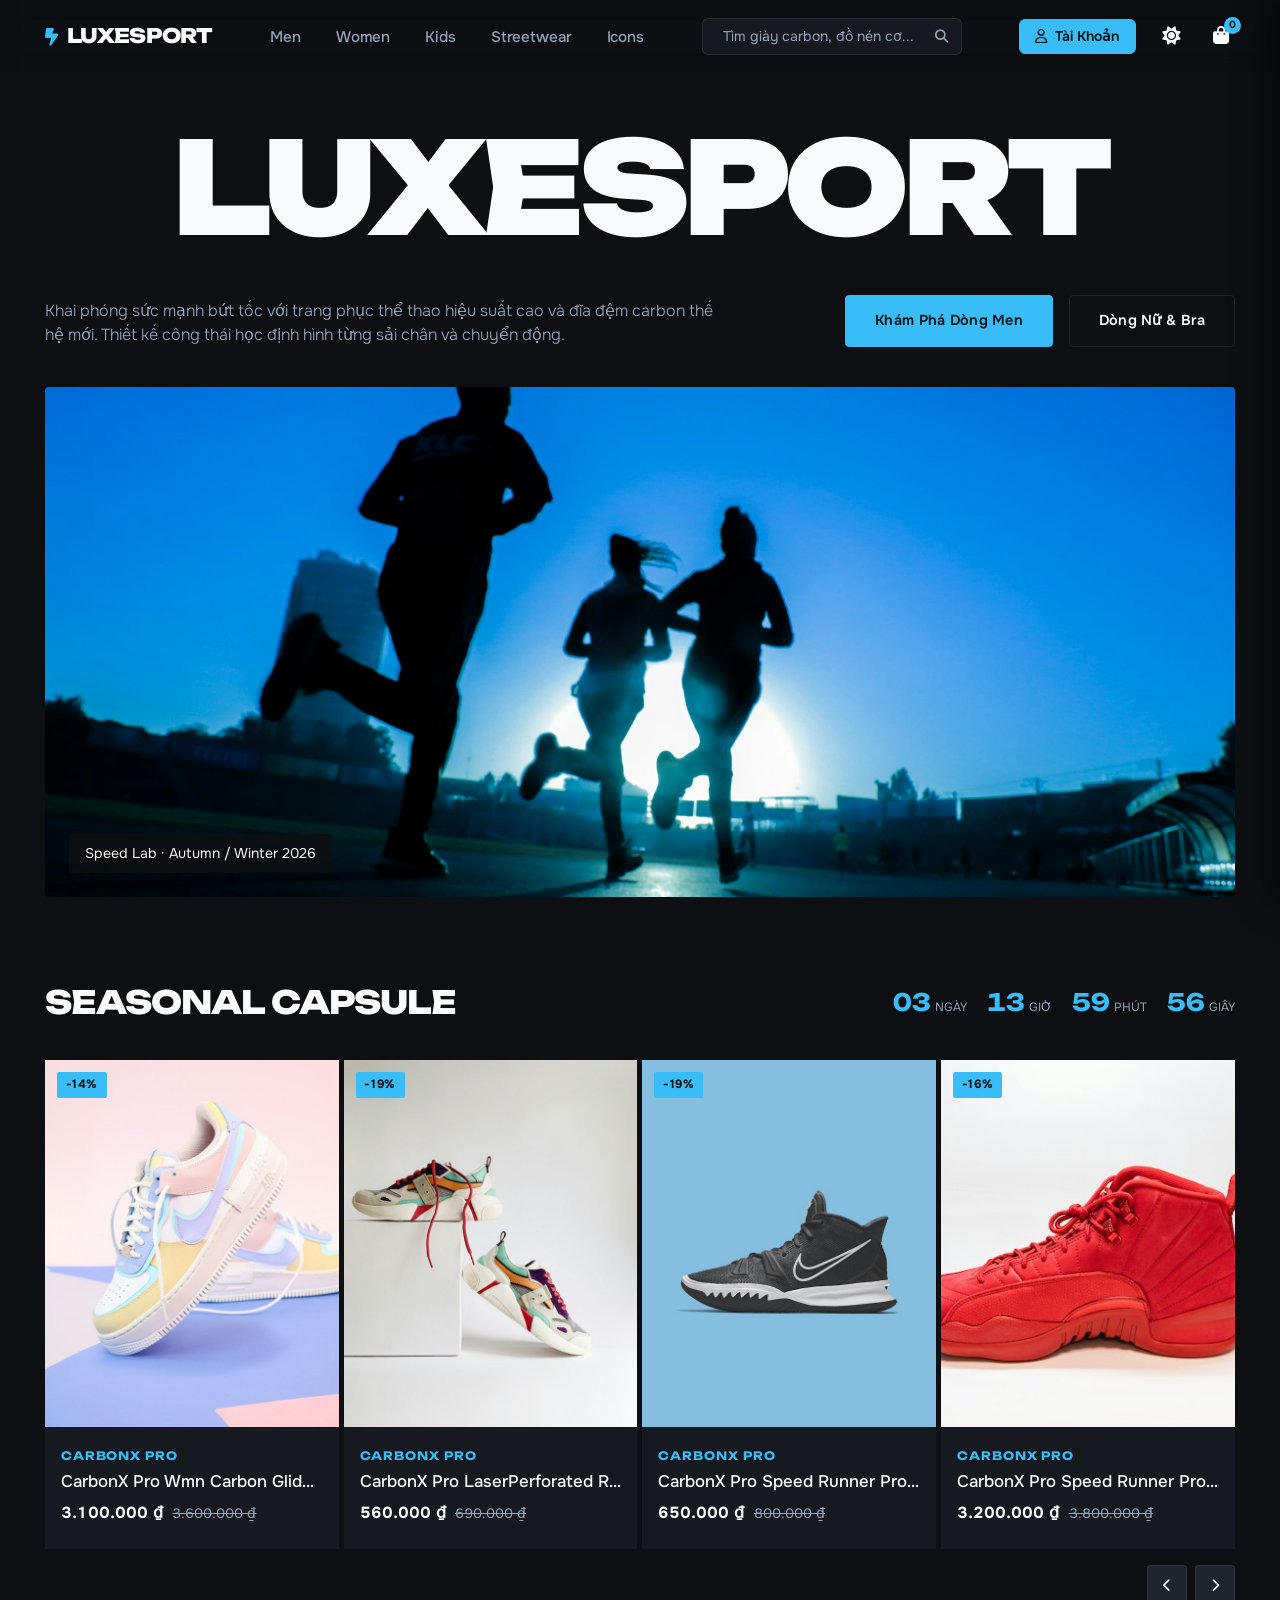
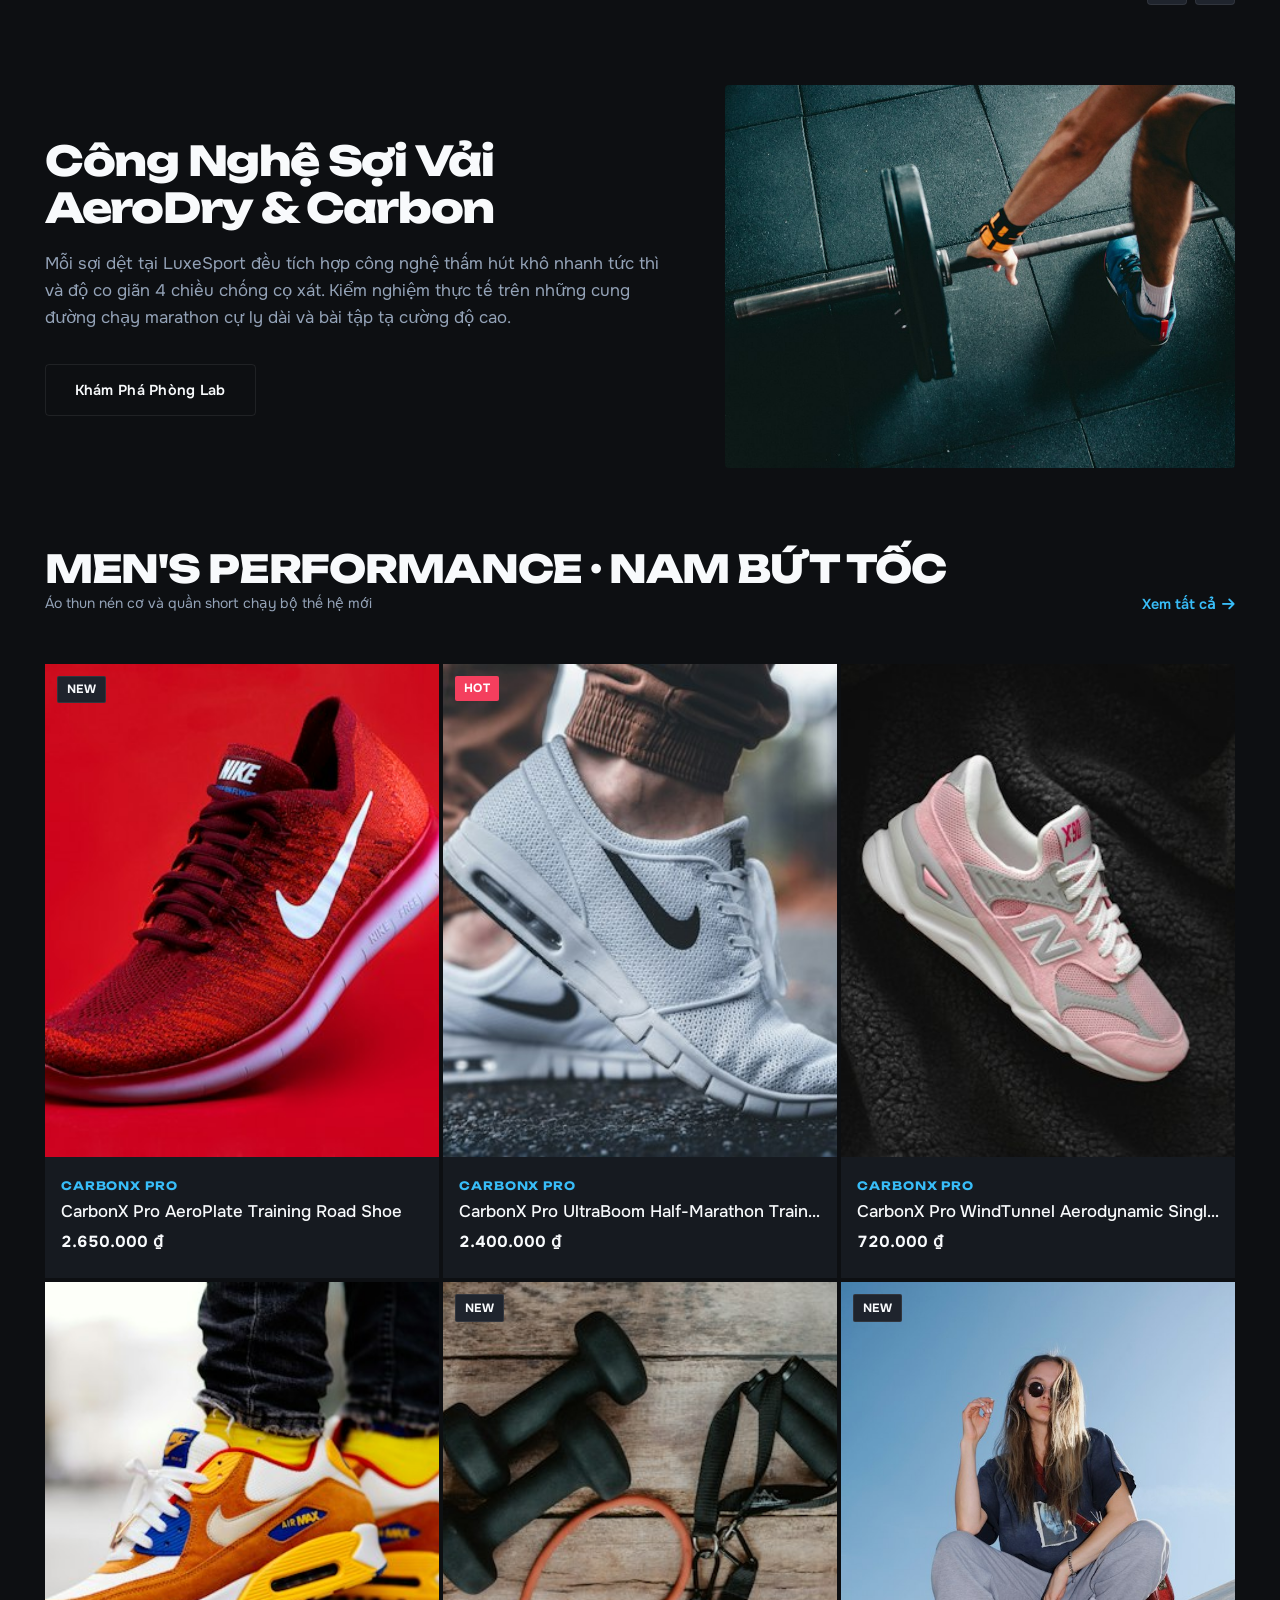
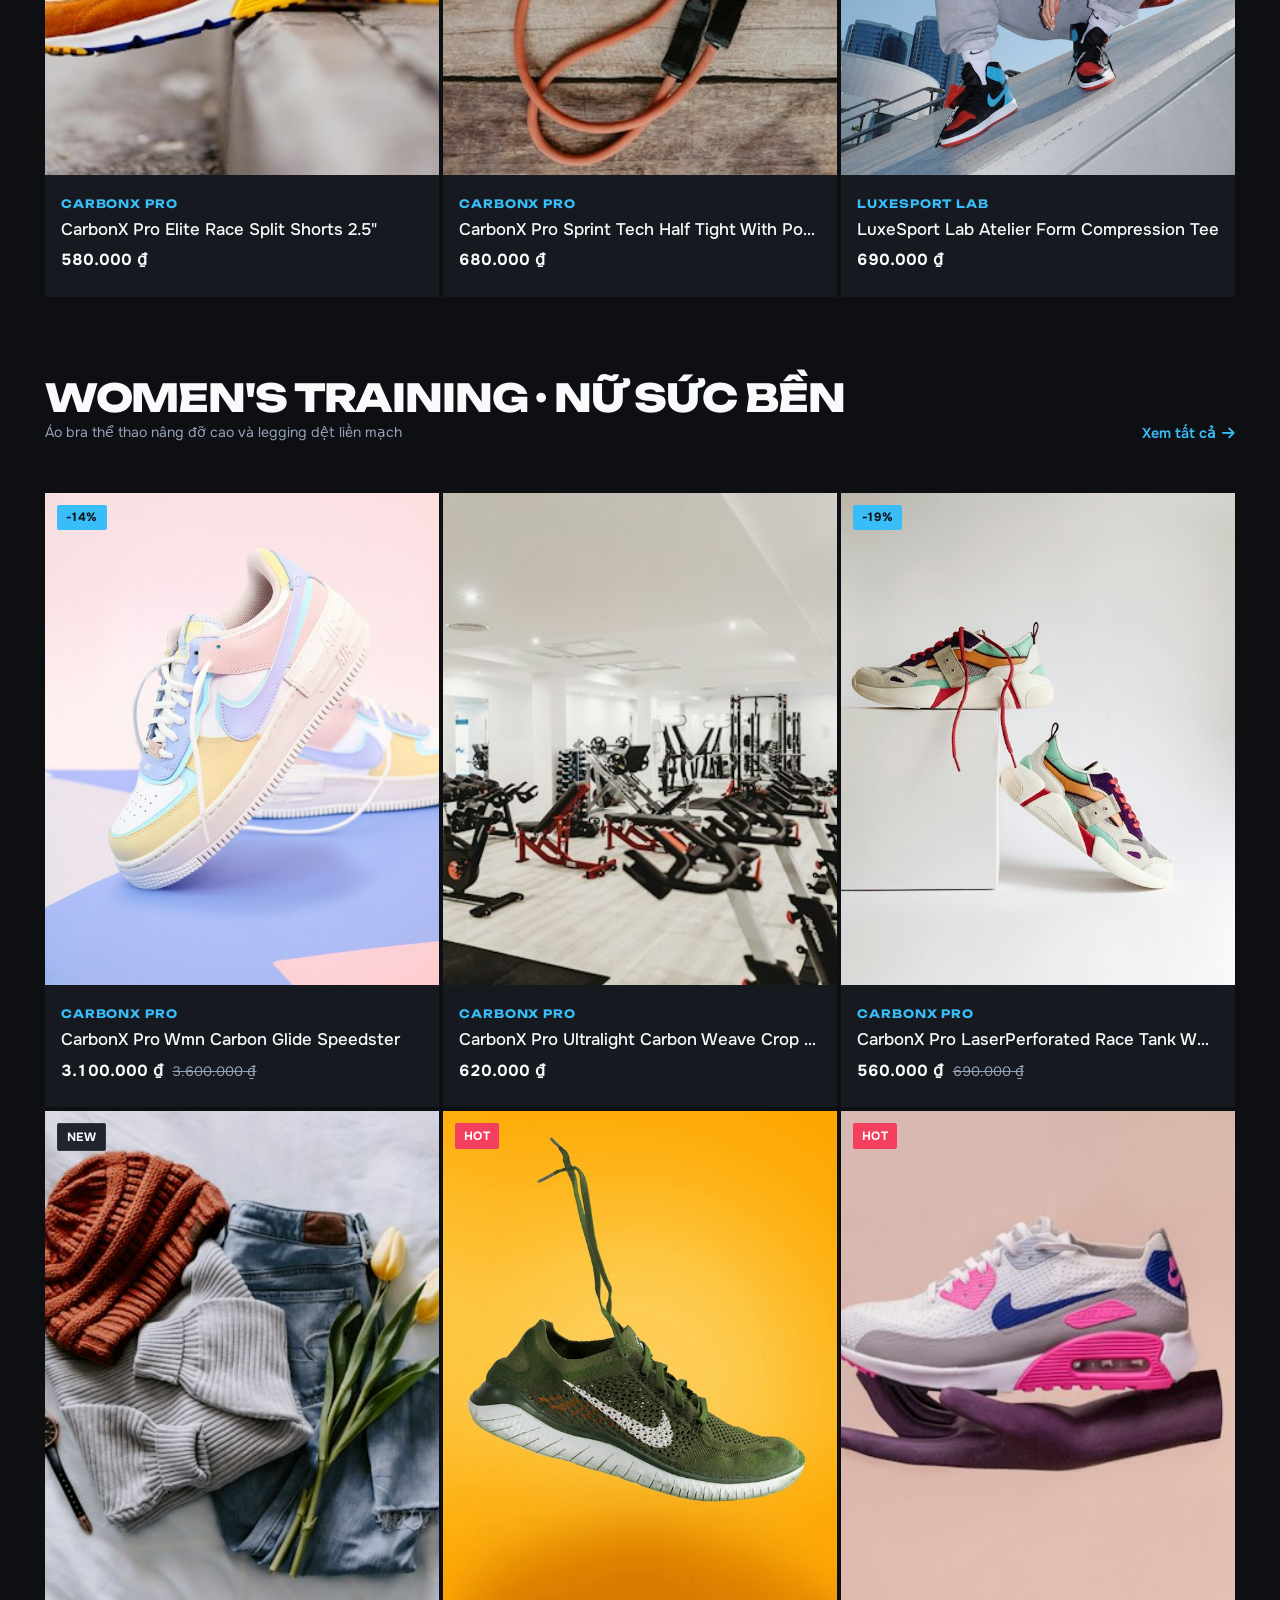
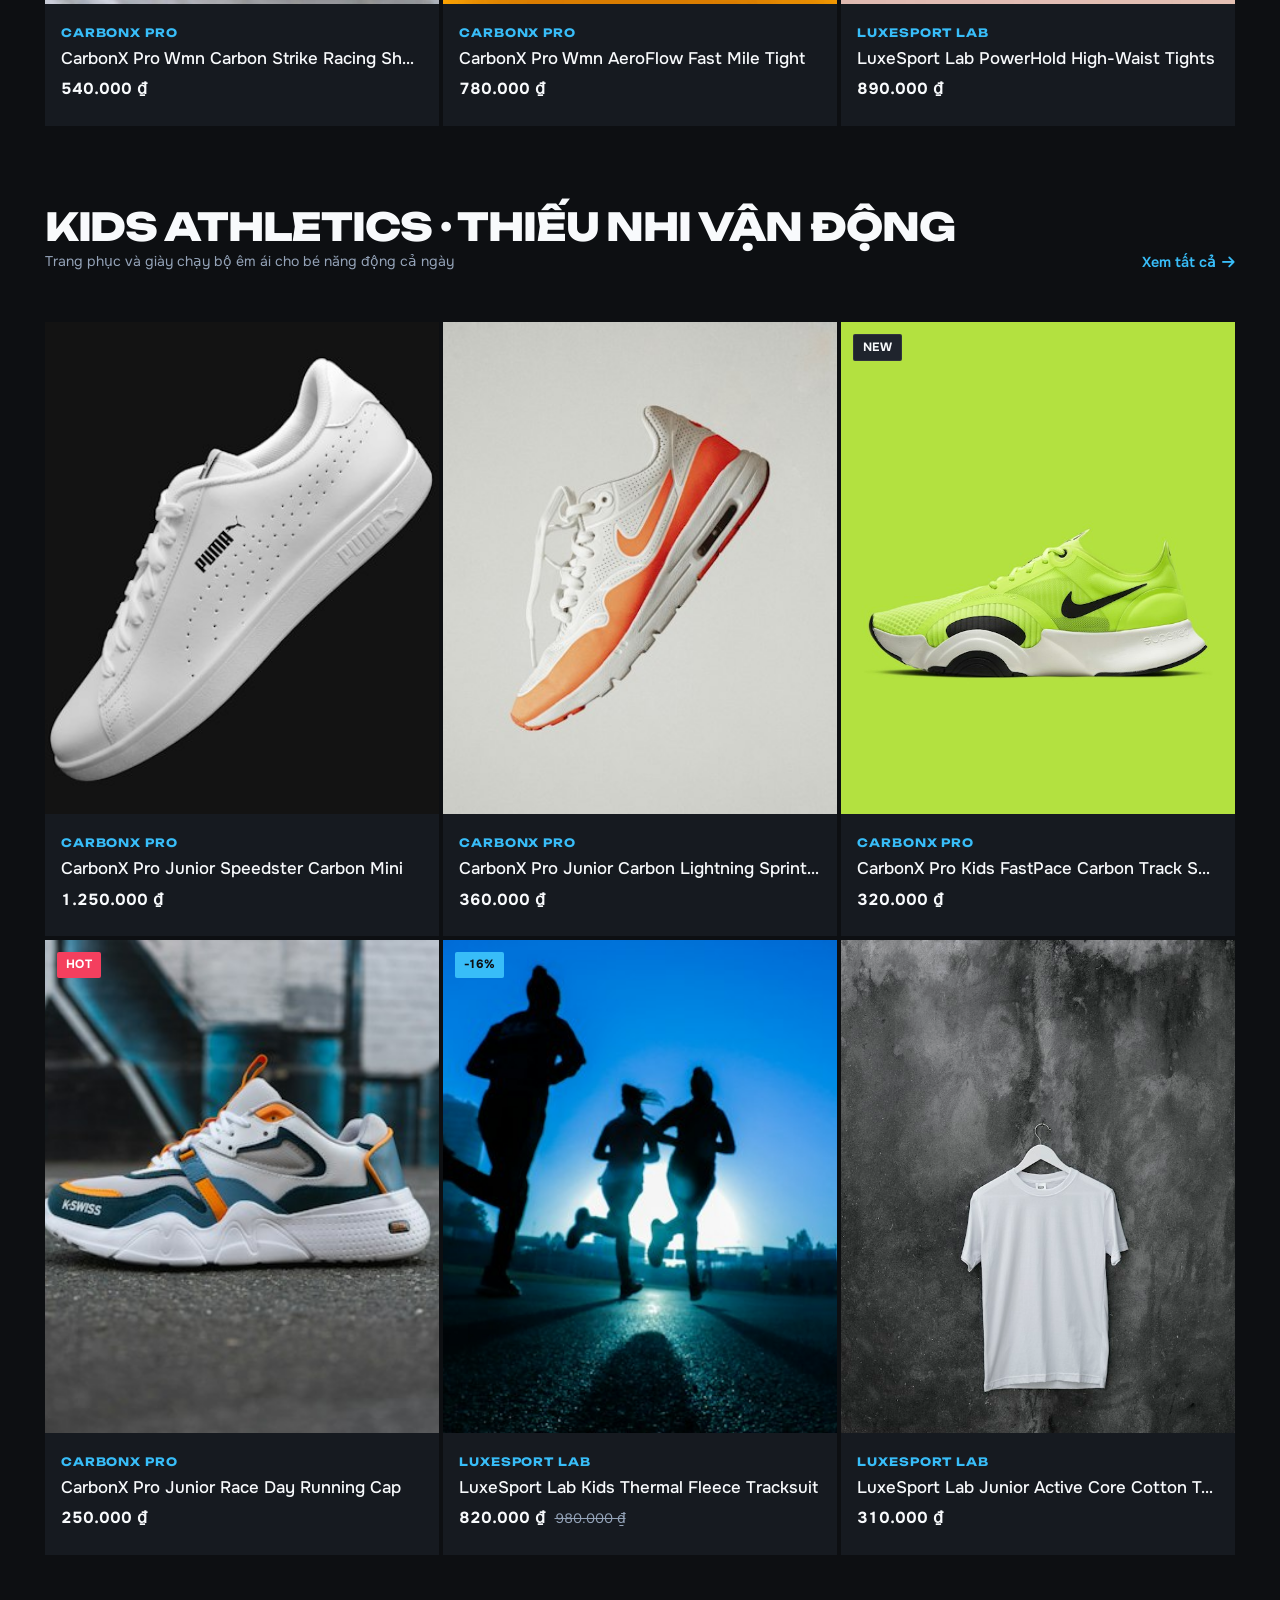
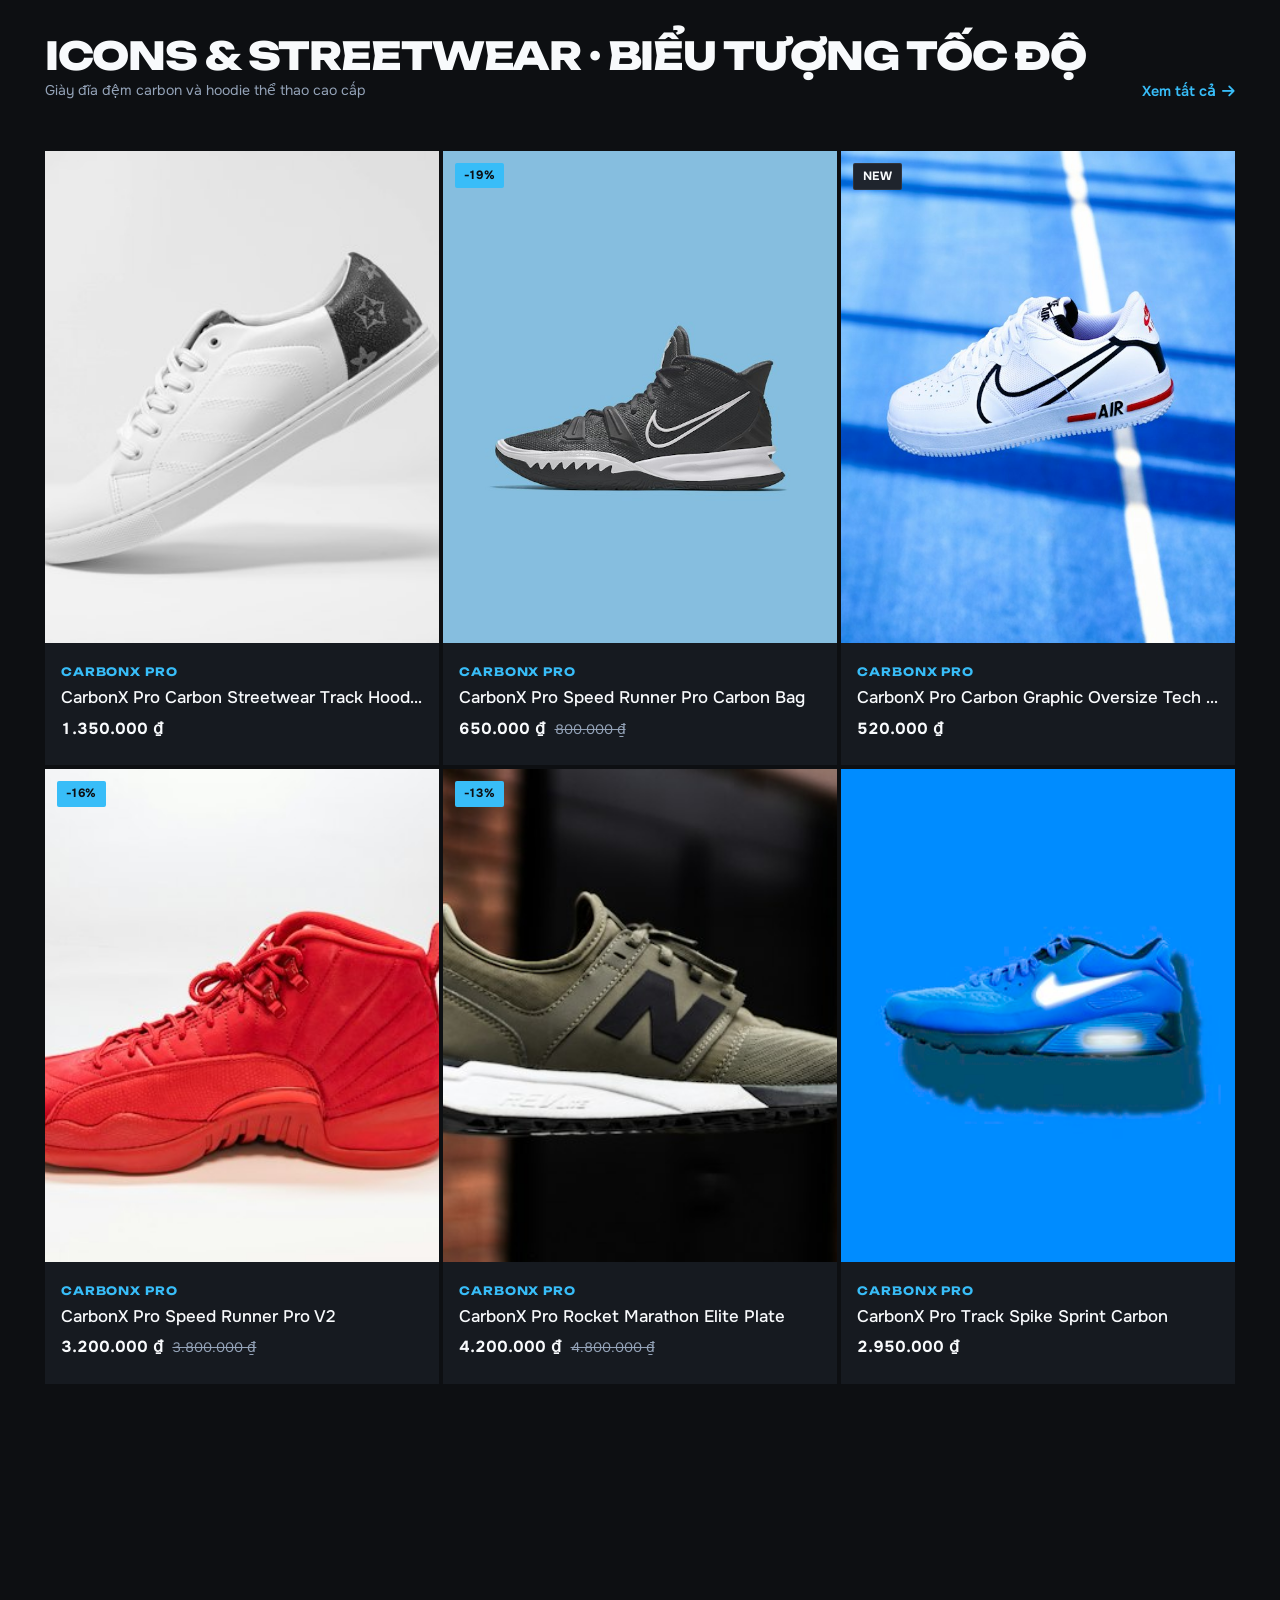
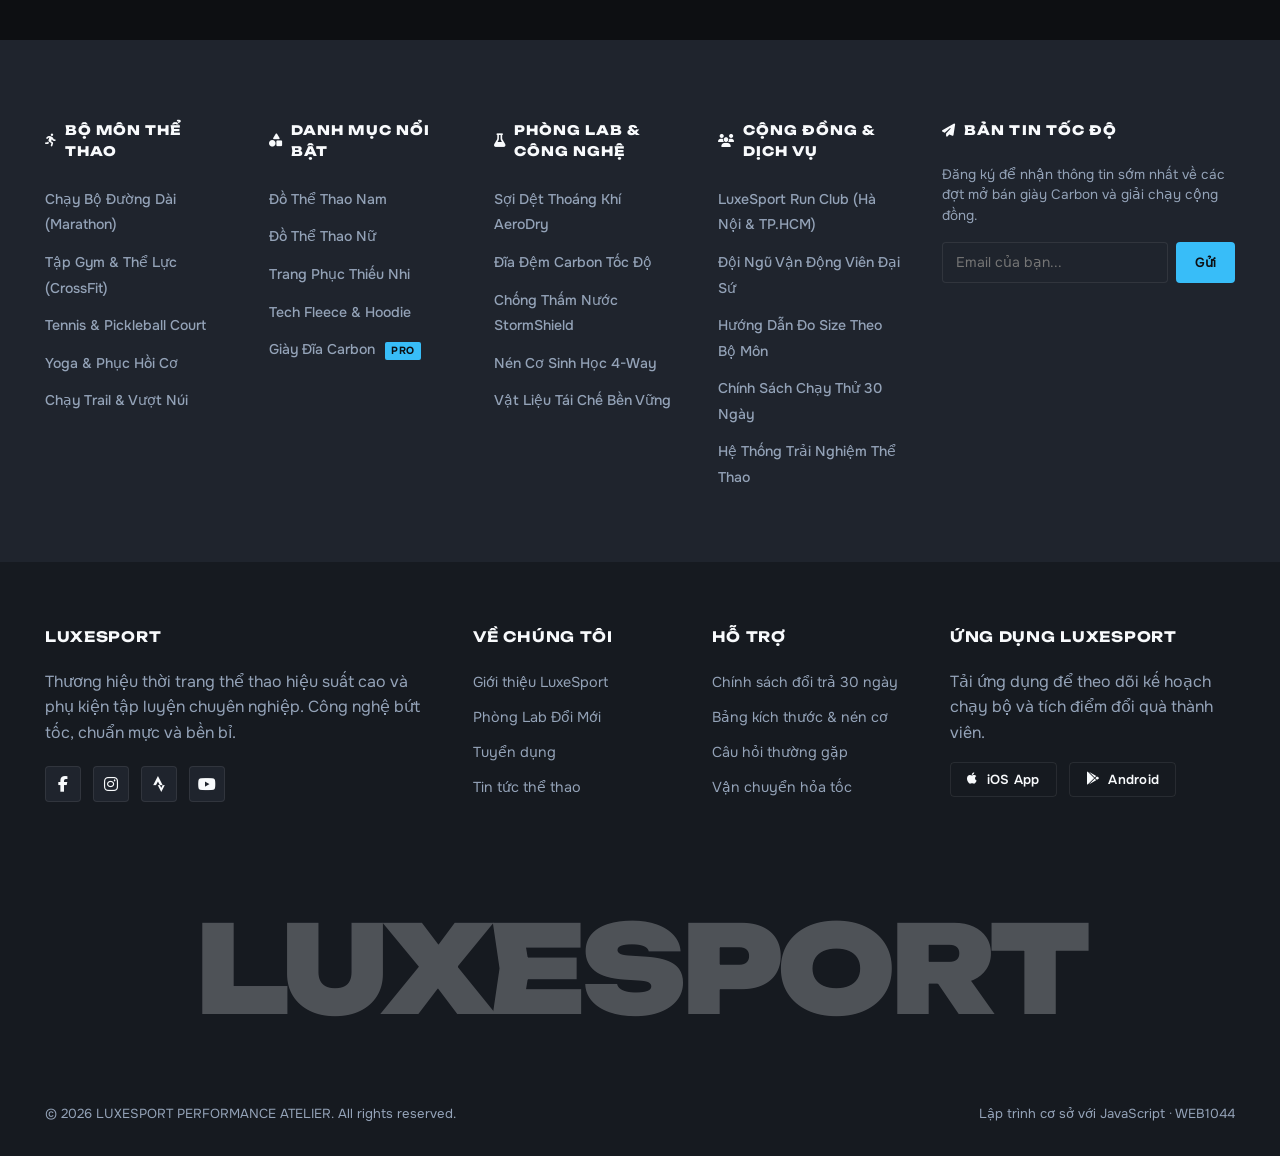
<file: index.html>
<!doctype html>
<html lang="vi">
  <head>
    <meta charset="UTF-8" />
    <meta name="viewport" content="width=device-width, initial-scale=1.0" />
    <title>LuxeShop · Thời Trang May Đo & Phụ Kiện Cao Cấp</title>
    <meta
      name="description"
      content="Thương hiệu thời trang cao cấp LuxeShop mang đến các thiết kế may đo đương đại và phụ kiện chế tác thủ công." />

    <link rel="preconnect" href="https://fonts.googleapis.com" />
    <link rel="preconnect" href="https://fonts.gstatic.com" crossorigin />
    <link
      href="https://fonts.googleapis.com/css2?family=Unbounded:wght@400;600;700;800;900&family=Onest:wght@300;400;500;600;700&display=swap"
      rel="stylesheet" />

    <link rel="stylesheet" href="css/style.css" />
    <link
      rel="stylesheet"
      href="https://cdnjs.cloudflare.com/ajax/libs/font-awesome/6.4.0/css/all.min.css" />
    <link rel="stylesheet" href="https://cdn.jsdelivr.net/npm/swiper@11/swiper-bundle.min.css" />
  </head>

  <body>
    <!-- Header -->
    <header>
      <div class="nav-container">
        <a href="index.html" class="logo"> <i class="fa-solid fa-bolt-lightning"></i> LUXESPORT </a>
        <ul class="nav-links">
          <li><a href="products.html?section=men">Men</a></li>
          <li><a href="products.html?section=women">Women</a></li>
          <li><a href="products.html?section=kids">Kids</a></li>
          <li><a href="products.html?section=streetwear">Streetwear</a></li>
          <li><a href="products.html?section=icons">Icons</a></li>
        </ul>
        <div class="header-search">
          <input type="text" placeholder="Tìm giày carbon, đồ nén cơ..." id="header-search-input" />
          <button id="header-search-btn" title="Tìm kiếm">
            <i class="fa-solid fa-magnifying-glass"></i>
          </button>
        </div>
        <div class="nav-actions">
          <button class="theme-toggle" id="theme-toggle" title="Chuyển chế độ giao diện">
            <i class="fa-solid fa-moon"></i>
          </button>
          <a
            href="javascript:void(0)"
            onclick="openSideCart()"
            class="cart-toggle"
            title="Giỏ hàng">
            <i class="fa-solid fa-bag-shopping"></i>
            <span class="cart-count" id="cart-count">0</span>
          </a>
        </div>
      </div>
    </header>

    <!-- Editorial Hero: The Monument & Lookbook Statement -->
    <section class="editorial-hero">
      <div class="hero-monument-wrap">
        <h1 class="hero-monument-title">LUXESPORT</h1>
        <div class="hero-editorial-sub">
          <p class="hero-editorial-desc">
            Khai phóng sức mạnh bứt tốc với trang phục thể thao hiệu suất cao và đĩa đệm carbon thế
            hệ mới. Thiết kế công thái học định hình từng sải chân và chuyển động.
          </p>
          <div class="hero-editorial-actions">
            <a href="products.html?section=men" class="btn btn-primary">Khám Phá Dòng Men</a>
            <a href="products.html?section=women" class="btn btn-secondary">Dòng Nữ & Bra</a>
          </div>
        </div>
      </div>
      <div class="hero-lookbook-frame">
        <img
          src="images/banners/hero-lookbook.jpg"
          alt="LuxeSport Performance Campaign"
          class="hero-lookbook-img" />
        <div class="hero-frame-caption">Speed Lab · Autumn / Winter 2026</div>
      </div>
    </section>

    <main>
      <!-- Curated Capsule Section -->
      <section class="capsule-section reveal-on-scroll">
        <div class="capsule-header">
          <div>
            <h2 class="capsule-title">Seasonal Capsule</h2>
          </div>
          <div class="capsule-timer" id="countdown" data-ui>
            <div class="capsule-time-unit">
              <span class="num" id="cd-days">--</span><span class="label">Ngày</span>
            </div>
            <div class="capsule-time-unit">
              <span class="num" id="cd-hours">--</span><span class="label">Giờ</span>
            </div>
            <div class="capsule-time-unit">
              <span class="num" id="cd-minutes">--</span><span class="label">Phút</span>
            </div>
            <div class="capsule-time-unit">
              <span class="num" id="cd-seconds">--</span><span class="label">Giây</span>
            </div>
          </div>
        </div>

        <!-- Swiper Capsule Products -->
        <div class="capsule-swiper-wrap">
          <div class="swiper flash-sale-swiper" id="flash-sale-swiper">
            <div class="swiper-wrapper" id="flash-sale-products">
              <!-- Sale products render here by JS -->
            </div>
          </div>
          <div class="flash-sale-nav">
            <button class="flash-prev" title="Trước">
              <i class="fa-solid fa-chevron-left"></i>
            </button>
            <button class="flash-next" title="Sau">
              <i class="fa-solid fa-chevron-right"></i>
            </button>
          </div>
        </div>
      </section>

      <!-- Editorial Story Showcase -->
      <section class="editorial-story-banner reveal-on-scroll">
        <div class="story-content">
          <h2 class="story-headline">Công Nghệ Sợi Vải AeroDry & Carbon</h2>
          <p class="story-paragraph">
            Mỗi sợi dệt tại LuxeSport đều tích hợp công nghệ thấm hút khô nhanh tức thì và độ co
            giãn 4 chiều chống cọ xát. Kiểm nghiệm thực tế trên những cung đường chạy marathon cự ly
            dài và bài tập tạ cường độ cao.
          </p>
          <a href="products.html?section=men" class="btn btn-secondary">Khám Phá Phòng Lab</a>
        </div>
        <div class="story-media-wrap">
          <img
            src="images/banners/story-banner.jpg"
            alt="LuxeSport Performance Training" />
        </div>
      </section>

      <!-- Men's Performance Section -->
      <section id="new-arrivals-sec" class="reveal-on-scroll">
        <div class="section-header-editorial">
          <div>
            <h2 class="section-title">Men's Performance · Nam Bứt Tốc</h2>
            <span class="section-meta">Áo thun nén cơ và quần short chạy bộ thế hệ mới</span>
          </div>
          <a href="products.html?section=men" class="section-link-more"
            >Xem tất cả <i class="fa-solid fa-arrow-right"></i
          ></a>
        </div>
        <div class="product-grid" id="new-products">
          <!-- Products render here -->
        </div>
      </section>

      <!-- Women's Training -->
      <section class="reveal-on-scroll">
        <div class="section-header-editorial">
          <div>
            <h2 class="section-title">Women's Training · Nữ Sức Bền</h2>
            <span class="section-meta">Áo bra thể thao nâng đỡ cao và legging dệt liền mạch</span>
          </div>
          <a href="products.html?section=women" class="section-link-more"
            >Xem tất cả <i class="fa-solid fa-arrow-right"></i
          ></a>
        </div>
        <div class="product-grid" id="hot-products">
          <!-- Products render here -->
        </div>
      </section>

      <!-- Kids Athletics Section -->
      <section class="reveal-on-scroll">
        <div class="section-header-editorial">
          <div>
            <h2 class="section-title">Kids Athletics · Thiếu Nhi Vận Động</h2>
            <span class="section-meta"
              >Trang phục và giày chạy bộ êm ái cho bé năng động cả ngày</span
            >
          </div>
          <a href="products.html?section=kids" class="section-link-more"
            >Xem tất cả <i class="fa-solid fa-arrow-right"></i
          ></a>
        </div>
        <div class="product-grid" id="kids-products">
          <!-- Products render here -->
        </div>
      </section>

      <!-- Icons & Performance Footwear -->
      <section class="reveal-on-scroll">
        <div class="section-header-editorial">
          <div>
            <h2 class="section-title">Icons & Streetwear · Biểu Tượng Tốc Độ</h2>
            <span class="section-meta">Giày đĩa đệm carbon và hoodie thể thao cao cấp</span>
          </div>
          <a href="products.html?section=icons" class="section-link-more"
            >Xem tất cả <i class="fa-solid fa-arrow-right"></i
          ></a>
        </div>
        <div class="product-grid" id="promo-products">
          <!-- Products render here -->
        </div>
      </section>
    </main>

    <!-- Fat Footer Directory -->
    <section class="fat-footer">
      <div class="fat-footer-inner">
        <div class="fat-footer-grid">
          <div class="fat-footer-col">
            <h3><i class="fa-solid fa-person-running"></i> Bộ Môn Thể Thao</h3>
            <ul>
              <li><a href="products.html?section=icons">Chạy Bộ Đường Dài (Marathon)</a></li>
              <li><a href="products.html?section=men">Tập Gym & Thể Lực (CrossFit)</a></li>
              <li><a href="products.html?section=women">Tennis & Pickleball Court</a></li>
              <li><a href="products.html?section=women">Yoga & Phục Hồi Cơ</a></li>
              <li><a href="products.html?section=icons">Chạy Trail & Vượt Núi</a></li>
            </ul>
          </div>
          <div class="fat-footer-col">
            <h3><i class="fa-solid fa-shapes"></i> Danh Mục Nổi Bật</h3>
            <ul>
              <li><a href="products.html?section=men">Đồ Thể Thao Nam</a></li>
              <li><a href="products.html?section=women">Đồ Thể Thao Nữ</a></li>
              <li><a href="products.html?section=kids">Trang Phục Thiếu Nhi</a></li>
              <li><a href="products.html?section=streetwear">Tech Fleece & Hoodie</a></li>
              <li>
                <a href="products.html?section=icons"
                  >Giày Đĩa Carbon <span class="fat-footer-badge">Pro</span></a
                >
              </li>
            </ul>
          </div>
          <div class="fat-footer-col">
            <h3><i class="fa-solid fa-flask"></i> Phòng Lab & Công Nghệ</h3>
            <ul>
              <li><a href="#">Sợi Dệt Thoáng Khí AeroDry</a></li>
              <li><a href="#">Đĩa Đệm Carbon Tốc Độ</a></li>
              <li><a href="#">Chống Thấm Nước StormShield</a></li>
              <li><a href="#">Nén Cơ Sinh Học 4-Way</a></li>
              <li><a href="#">Vật Liệu Tái Chế Bền Vững</a></li>
            </ul>
          </div>
          <div class="fat-footer-col">
            <h3><i class="fa-solid fa-users"></i> Cộng Đồng & Dịch Vụ</h3>
            <ul>
              <li><a href="#">LuxeSport Run Club (Hà Nội & TP.HCM)</a></li>
              <li><a href="#">Đội Ngũ Vận Động Viên Đại Sứ</a></li>
              <li><a href="#">Hướng Dẫn Đo Size Theo Bộ Môn</a></li>
              <li><a href="#">Chính Sách Chạy Thử 30 Ngày</a></li>
              <li><a href="#">Hệ Thống Trải Nghiệm Thể Thao</a></li>
            </ul>
          </div>
          <div class="fat-footer-col">
            <h3><i class="fa-solid fa-paper-plane"></i> Bản Tin Tốc Độ</h3>
            <p
              style="
                color: var(--text-muted);
                font-size: 0.85rem;
                line-height: 1.5;
                margin-bottom: 1rem;
              ">
              Đăng ký để nhận thông tin sớm nhất về các đợt mở bán giày Carbon và giải chạy cộng
              đồng.
            </p>
            <div class="newsletter-form">
              <input type="email" placeholder="Email của bạn..." />
              <button type="button">Gửi</button>
            </div>
          </div>
        </div>
      </div>
    </section>

    <!-- Footer with Monument Stamp -->
    <footer>
      <div class="footer-inner">
        <div class="footer-grid">
          <div class="footer-col">
            <h4>LUXESPORT</h4>
            <p>
              Thương hiệu thời trang thể thao hiệu suất cao và phụ kiện tập luyện chuyên nghiệp.
              Công nghệ bứt tốc, chuẩn mực và bền bỉ.
            </p>
            <div class="footer-socials">
              <a href="#" title="Facebook"><i class="fa-brands fa-facebook-f"></i></a>
              <a href="#" title="Instagram"><i class="fa-brands fa-instagram"></i></a>
              <a href="#" title="Strava"><i class="fa-brands fa-strava"></i></a>
              <a href="#" title="YouTube"><i class="fa-brands fa-youtube"></i></a>
            </div>
          </div>
          <div class="footer-col">
            <h4>Về Chúng Tôi</h4>
            <ul>
              <li><a href="#">Giới thiệu LuxeSport</a></li>
              <li><a href="#">Phòng Lab Đổi Mới</a></li>
              <li><a href="#">Tuyển dụng</a></li>
              <li><a href="#">Tin tức thể thao</a></li>
            </ul>
          </div>
          <div class="footer-col">
            <h4>Hỗ Trợ</h4>
            <ul>
              <li><a href="#">Chính sách đổi trả 30 ngày</a></li>
              <li><a href="#">Bảng kích thước & nén cơ</a></li>
              <li><a href="#">Câu hỏi thường gặp</a></li>
              <li><a href="#">Vận chuyển hỏa tốc</a></li>
            </ul>
          </div>
          <div class="footer-col">
            <h4>Ứng Dụng LuxeSport</h4>
            <p>Tải ứng dụng để theo dõi kế hoạch chạy bộ và tích điểm đổi quà thành viên.</p>
            <div style="margin-top: 1rem; display: flex; gap: 0.75rem">
              <button class="btn btn-secondary" style="padding: 0.5rem 1rem; font-size: 0.82rem">
                <i class="fa-brands fa-apple"></i> iOS App
              </button>
              <button class="btn btn-secondary" style="padding: 0.5rem 1rem; font-size: 0.82rem">
                <i class="fa-brands fa-google-play"></i> Android
              </button>
            </div>
          </div>
        </div>
        <div class="footer-monument-wrap">
          <div class="footer-monument-text">LUXESPORT</div>
        </div>
        <div class="footer-bottom">
          <p>&copy; 2026 LUXESPORT PERFORMANCE ATELIER. All rights reserved.</p>
          <p>Lập trình cơ sở với JavaScript · WEB1044</p>
        </div>
      </div>
    </footer>

    <!-- Scripts -->
    <script src="js/data.js"></script>
    <script src="js/cart.js"></script>
    <script src="js/validator.js"></script>
    <script src="js/auth.js"></script>
    <script src="js/slider.js"></script>
    <script src="js/main.js"></script>
    <!-- Swiper -->
    <script src="https://cdn.jsdelivr.net/npm/swiper@11/swiper-bundle.min.js"></script>
    <script>
      // Initialize Capsule Swiper
      document.addEventListener("DOMContentLoaded", () => {
        initCapsuleSwiper();
      });

      function initCapsuleSwiper() {
        const wrapper = document.getElementById("flash-sale-products");
        if (!wrapper) return;

        const saleProducts = products.filter((p) => p.oldPrice).slice(0, 8);
        if (saleProducts.length === 0) return;

        wrapper.innerHTML = saleProducts
          .map((p) => {
            const discount = Math.round((1 - p.price / p.oldPrice) * 100);
            return `
          <div class="swiper-slide">
            <div class="product-card" onclick="openQuickView(${p.id})">
              <span class="product-badge badge-sale">-${discount}%</span>
              <div class="product-img-wrapper">
                <img class="img-main" src="${p.image}" alt="${p.name}">
                ${p.imageHover ? `<img class="img-hover" src="${p.imageHover}" alt="${p.name}">` : ""}
              </div>
              <div class="product-info">
                ${p.brand ? `<span class="product-brand">${p.brand}</span>` : ""}
                <h3 class="product-title" title="${p.name}"><a href="product-detail.html?id=${p.id}" style="color:inherit;text-decoration:none;" onclick="event.stopPropagation()">${p.name}</a></h3>
                <div class="price-container">
                  <span class="product-price">${formatPrice(p.price)}</span>
                  <span class="product-old-price">${formatPrice(p.oldPrice)}</span>
                </div>
              </div>
            </div>
          </div>`;
          })
          .join("");

        new Swiper("#flash-sale-swiper", {
          slidesPerView: 1,
          spaceBetween: 5,
          loop: saleProducts.length > 4,
          navigation: {
            nextEl: ".flash-next",
            prevEl: ".flash-prev",
          },
          breakpoints: {
            640: { slidesPerView: 2 },
            768: { slidesPerView: 3 },
            1024: { slidesPerView: 4 }, // doi so luong san pham muon chieu tren swiper o day
          },
          autoplay: {
            delay: 4500,
            disableOnInteraction: false,
          },
        });
      }
    </script>
  </body>
</html>
</file>
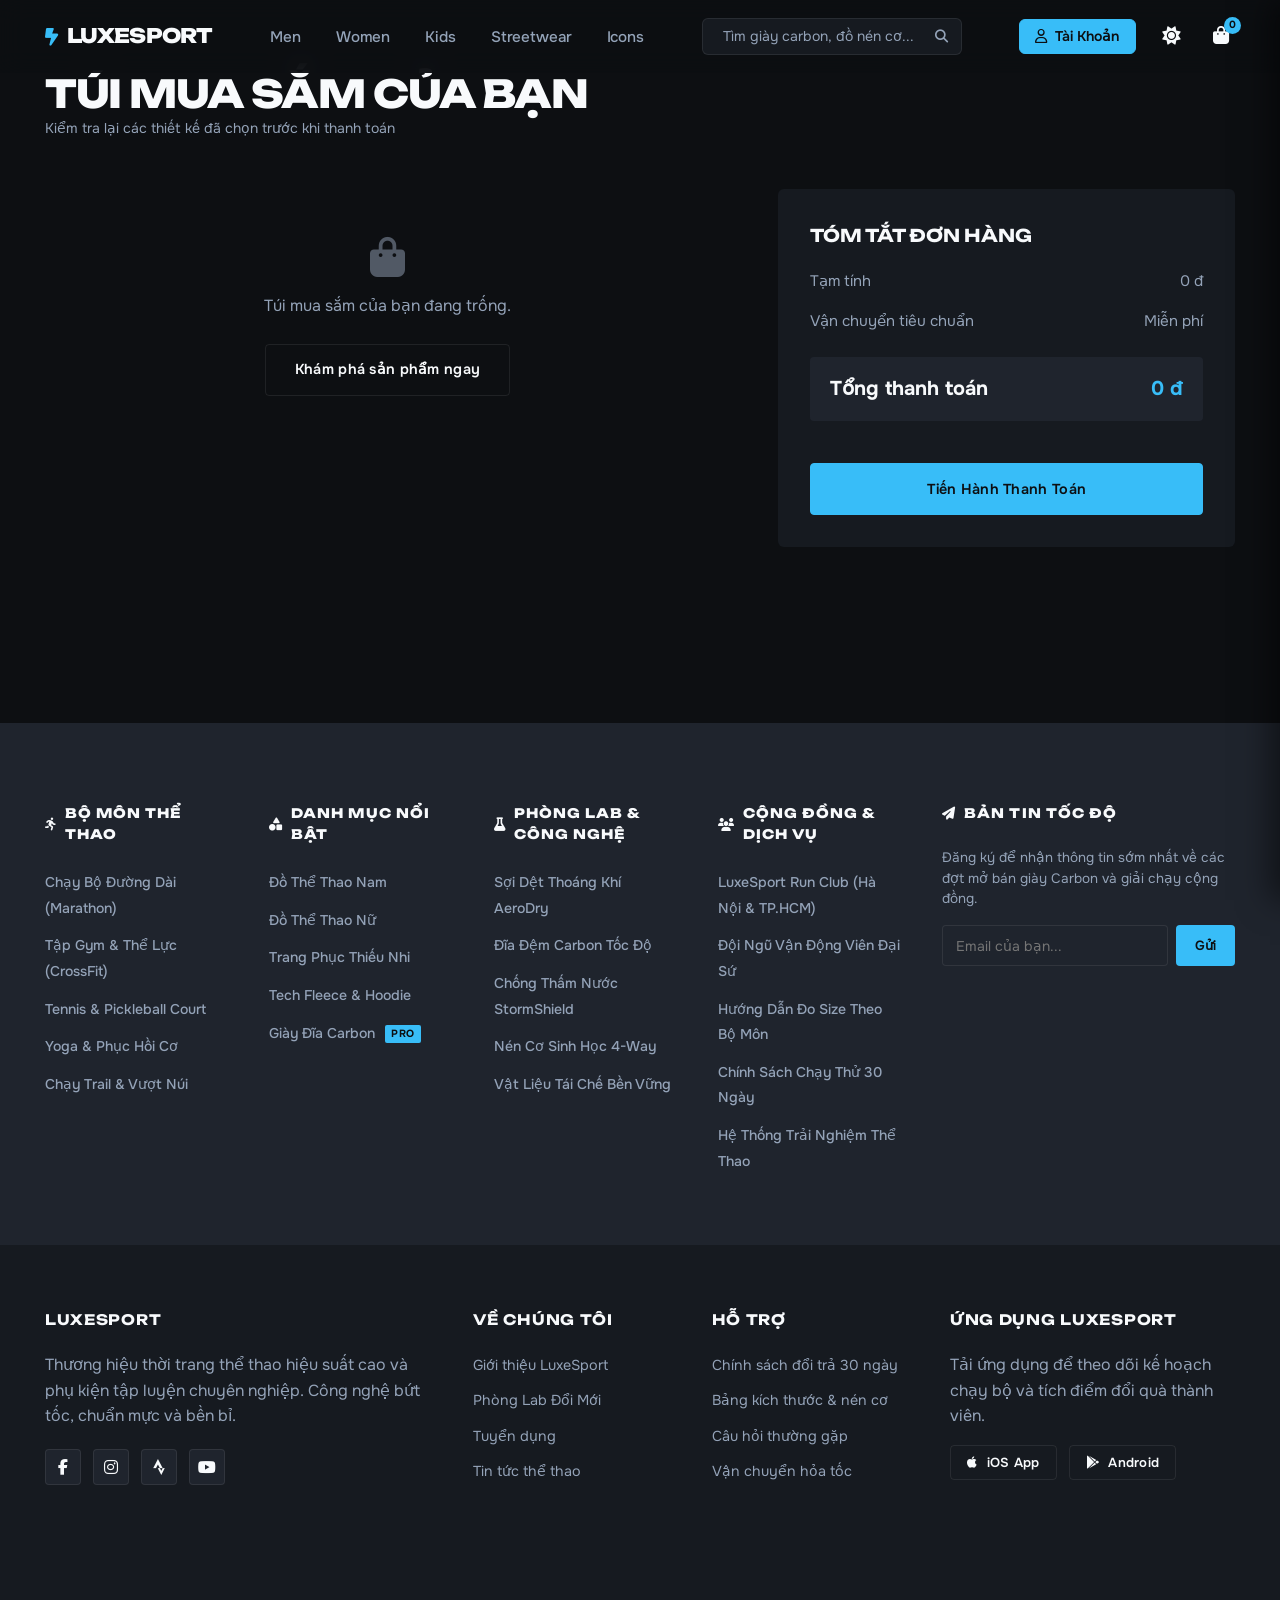
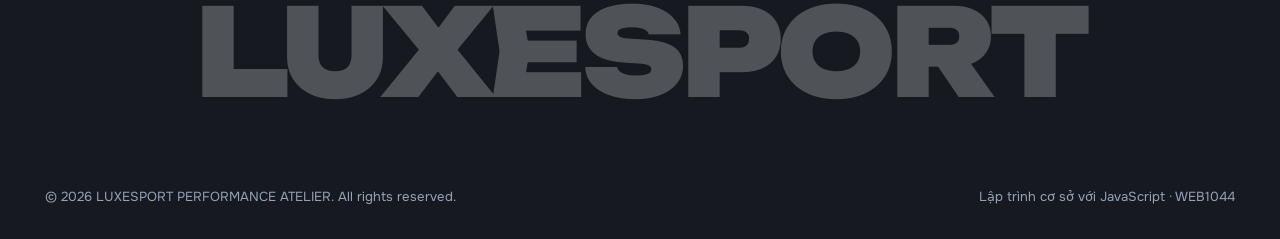
<file: cart.html>
<!DOCTYPE html>
<html lang="vi">

<head>
    <meta charset="UTF-8">
    <meta name="viewport" content="width=device-width, initial-scale=1.0">
    <title>Túi Mua Sắm · LuxeShop Atelier</title>
    <meta name="description" content="Xem và quản lý giỏ hàng của bạn tại LuxeShop.">
    
    <link rel="preconnect" href="https://fonts.googleapis.com">
    <link rel="preconnect" href="https://fonts.gstatic.com" crossorigin>
    <link href="https://fonts.googleapis.com/css2?family=Unbounded:wght@400;600;700;800;900&family=Onest:wght@300;400;500;600;700&display=swap" rel="stylesheet">
    
    <link rel="stylesheet" href="css/style.css">
    <link rel="stylesheet" href="https://cdnjs.cloudflare.com/ajax/libs/font-awesome/6.4.0/css/all.min.css">
</head>

<body>
    <header>
        <div class="nav-container">
            <a href="index.html" class="logo">
                <i class="fa-solid fa-bolt-lightning"></i> LUXESPORT
            </a>
            <ul class="nav-links">
                <li><a href="products.html?section=men">Men</a></li>
                <li><a href="products.html?section=women">Women</a></li>
                <li><a href="products.html?section=kids">Kids</a></li>
                <li><a href="products.html?section=streetwear">Streetwear</a></li>
                <li><a href="products.html?section=icons">Icons</a></li>
            </ul>
            <div class="header-search">
                <input type="text" placeholder="Tìm giày carbon, đồ nén cơ..." id="header-search-input">
                <button id="header-search-btn" title="Tìm kiếm"><i class="fa-solid fa-magnifying-glass"></i></button>
            </div>
            <div class="nav-actions">
                <button class="theme-toggle" id="theme-toggle" title="Chuyển chế độ giao diện">
                    <i class="fa-solid fa-moon"></i>
                </button>
                <a href="javascript:void(0)" onclick="openSideCart()" class="cart-toggle" title="Giỏ hàng">
                    <i class="fa-solid fa-bag-shopping"></i>
                    <span class="cart-count" id="cart-count">0</span>
                </a>
            </div>
        </div>
    </header>

    <main>
        <div class="section-header-editorial">
            <div>
                <h1 class="section-title">Túi Mua Sắm Của Bạn</h1>
                <span class="section-meta">Kiểm tra lại các thiết kế đã chọn trước khi thanh toán</span>
            </div>
        </div>

        <div class="cart-layout">
            <div class="cart-items" id="cart-items-container">
                <!-- Render từ JS -->
            </div>

            <div class="cart-summary">
                <h3 style="font-family: var(--font-display); font-size: 1.1rem; text-transform: uppercase; margin-bottom: 1.25rem;">Tóm Tắt Đơn Hàng</h3>
                <div class="summary-row">
                    <span>Tạm tính</span>
                    <span id="cart-subtotal">0 đ</span>
                </div>
                <div class="summary-row">
                    <span>Vận chuyển tiêu chuẩn</span>
                    <span>Miễn phí</span>
                </div>
                <div class="summary-row summary-total">
                    <span>Tổng thanh toán</span>
                    <span id="cart-total" style="color: var(--accent)">0 đ</span>
                </div>
                <br>
                <a href="checkout.html" class="btn btn-primary" style="width: 100%; text-align: center;">Tiến Hành Thanh Toán</a>
            </div>
        </div>
    </main>

    <!-- Fat Footer Directory -->
    <section class="fat-footer">
        <div class="fat-footer-inner">
            <div class="fat-footer-grid">
                <div class="fat-footer-col">
                    <h3><i class="fa-solid fa-person-running"></i> Bộ Môn Thể Thao</h3>
                    <ul>
                        <li><a href="products.html?section=icons">Chạy Bộ Đường Dài (Marathon)</a></li>
                        <li><a href="products.html?section=men">Tập Gym & Thể Lực (CrossFit)</a></li>
                        <li><a href="products.html?section=women">Tennis & Pickleball Court</a></li>
                        <li><a href="products.html?section=women">Yoga & Phục Hồi Cơ</a></li>
                        <li><a href="products.html?section=icons">Chạy Trail & Vượt Núi</a></li>
                    </ul>
                </div>
                <div class="fat-footer-col">
                    <h3><i class="fa-solid fa-shapes"></i> Danh Mục Nổi Bật</h3>
                    <ul>
                        <li><a href="products.html?section=men">Đồ Thể Thao Nam</a></li>
                        <li><a href="products.html?section=women">Đồ Thể Thao Nữ</a></li>
                        <li><a href="products.html?section=kids">Trang Phục Thiếu Nhi</a></li>
                        <li><a href="products.html?section=streetwear">Tech Fleece & Hoodie</a></li>
                        <li><a href="products.html?section=icons">Giày Đĩa Carbon <span class="fat-footer-badge">Pro</span></a></li>
                    </ul>
                </div>
                <div class="fat-footer-col">
                    <h3><i class="fa-solid fa-flask"></i> Phòng Lab & Công Nghệ</h3>
                    <ul>
                        <li><a href="#">Sợi Dệt Thoáng Khí AeroDry</a></li>
                        <li><a href="#">Đĩa Đệm Carbon Tốc Độ</a></li>
                        <li><a href="#">Chống Thấm Nước StormShield</a></li>
                        <li><a href="#">Nén Cơ Sinh Học 4-Way</a></li>
                        <li><a href="#">Vật Liệu Tái Chế Bền Vững</a></li>
                    </ul>
                </div>
                <div class="fat-footer-col">
                    <h3><i class="fa-solid fa-users"></i> Cộng Đồng & Dịch Vụ</h3>
                    <ul>
                        <li><a href="#">LuxeSport Run Club (Hà Nội & TP.HCM)</a></li>
                        <li><a href="#">Đội Ngũ Vận Động Viên Đại Sứ</a></li>
                        <li><a href="#">Hướng Dẫn Đo Size Theo Bộ Môn</a></li>
                        <li><a href="#">Chính Sách Chạy Thử 30 Ngày</a></li>
                        <li><a href="#">Hệ Thống Trải Nghiệm Thể Thao</a></li>
                    </ul>
                </div>
                <div class="fat-footer-col">
                    <h3><i class="fa-solid fa-paper-plane"></i> Bản Tin Tốc Độ</h3>
                    <p style="color:var(--text-muted);font-size:0.85rem;line-height:1.5;margin-bottom:1rem;">Đăng ký để nhận thông tin sớm nhất về các đợt mở bán giày Carbon và giải chạy cộng đồng.</p>
                    <div class="newsletter-form">
                        <input type="email" placeholder="Email của bạn...">
                        <button type="button">Gửi</button>
                    </div>
                </div>
            </div>
        </div>
    </section>

    <!-- Footer with Monument Stamp -->
    <footer>
        <div class="footer-inner">
            <div class="footer-grid">
                <div class="footer-col">
                    <h4>LUXESPORT</h4>
                    <p>
                        Thương hiệu thời trang thể thao hiệu suất cao và phụ kiện tập luyện chuyên nghiệp. Công nghệ bứt tốc, chuẩn mực và bền bỉ.
                    </p>
                    <div class="footer-socials">
                        <a href="#" title="Facebook"><i class="fa-brands fa-facebook-f"></i></a>
                        <a href="#" title="Instagram"><i class="fa-brands fa-instagram"></i></a>
                        <a href="#" title="Strava"><i class="fa-brands fa-strava"></i></a>
                        <a href="#" title="YouTube"><i class="fa-brands fa-youtube"></i></a>
                    </div>
                </div>
                <div class="footer-col">
                    <h4>Về Chúng Tôi</h4>
                    <ul>
                        <li><a href="#">Giới thiệu LuxeSport</a></li>
                        <li><a href="#">Phòng Lab Đổi Mới</a></li>
                        <li><a href="#">Tuyển dụng</a></li>
                        <li><a href="#">Tin tức thể thao</a></li>
                    </ul>
                </div>
                <div class="footer-col">
                    <h4>Hỗ Trợ</h4>
                    <ul>
                        <li><a href="#">Chính sách đổi trả 30 ngày</a></li>
                        <li><a href="#">Bảng kích thước & nén cơ</a></li>
                        <li><a href="#">Câu hỏi thường gặp</a></li>
                        <li><a href="#">Vận chuyển hỏa tốc</a></li>
                    </ul>
                </div>
                <div class="footer-col">
                    <h4>Ứng Dụng LuxeSport</h4>
                    <p>Tải ứng dụng để theo dõi kế hoạch chạy bộ và tích điểm đổi quà thành viên.</p>
                    <div style="margin-top:1rem;display:flex;gap:0.75rem;">
                        <button class="btn btn-secondary" style="padding:0.5rem 1rem;font-size:0.82rem;"><i class="fa-brands fa-apple"></i> iOS App</button>
                        <button class="btn btn-secondary" style="padding:0.5rem 1rem;font-size:0.82rem;"><i class="fa-brands fa-google-play"></i> Android</button>
                    </div>
                </div>
            </div>
            <div class="footer-monument-wrap">
                <div class="footer-monument-text">LUXESPORT</div>
            </div>
            <div class="footer-bottom">
                <p>&copy; 2026 LUXESPORT PERFORMANCE ATELIER. All rights reserved.</p>
                <p>Lập trình cơ sở với JavaScript · WEB1044</p>
            </div>
        </div>
    </footer>

    <script src="js/data.js"></script>
    <script src="js/cart.js"></script>
    <script src="js/validator.js"></script>
    <script src="js/auth.js"></script>
    <script src="js/main.js"></script>
    <script>
        // Logic riêng cho trang giỏ hàng
        function renderCartPage() {
            const container = document.getElementById('cart-items-container');
            const subtotalEl = document.getElementById('cart-subtotal');
            const totalEl = document.getElementById('cart-total');

            if (cart.length === 0) {
                container.innerHTML = '<div style="padding: 3rem 1rem; text-align: center; color: var(--text-muted);"><i class="fa-solid fa-bag-shopping" style="font-size: 2.5rem; margin-bottom: 1rem; opacity: 0.5;"></i><p>Túi mua sắm của bạn đang trống.</p><br><a href="products.html" class="btn btn-secondary">Khám phá sản phẩm ngay</a></div>';
                subtotalEl.innerText = '0 đ';
                totalEl.innerText = '0 đ';
                return;
            }

            let total = 0;
            container.innerHTML = cart.map(item => {
                const itemTotal = item.price * item.quantity;
                total += itemTotal;
                return `
                    <div class="cart-item">
                        <img src="${item.image}" alt="${item.name}">
                        <div class="cart-item-info">
                            <div class="cart-item-title" style="font-weight: 600; margin-bottom: 0.25rem;">${item.name}</div>
                            ${item.size ? `
                                <div class="cart-item-size" style="margin-bottom: 0.25rem; font-size: 0.85rem; color: var(--text-muted);">
                                    <span>Kích cỡ: <strong>${item.size}</strong></span>
                                </div>
                            ` : ''}
                            ${item.color ? `<div class="cart-item-color" style="color: var(--text-muted); font-size: 0.85rem; margin-bottom: 0.35rem;">Màu: ${item.color}</div>` : ''}
                            <div class="cart-item-price" style="font-weight: 700; color: var(--text-main);">${formatPrice(item.price)}</div>
                        </div>
                        <div class="qty-control">
                            <button class="qty-btn" onclick="updateQuantity('${item.cartItemId || item.id}', ${item.quantity - 1})">-</button>
                            <input type="number" class="qty-input" value="${item.quantity}" min="1" onchange="updateQuantity('${item.cartItemId || item.id}', this.value)">
                            <button class="qty-btn" onclick="updateQuantity('${item.cartItemId || item.id}', ${item.quantity + 1})">+</button>
                        </div>
                        <button class="remove-btn" title="Xóa" onclick="removeFromCart('${item.cartItemId || item.id}')" style="background:none;border:none;color:var(--text-muted);cursor:pointer;padding:0.5rem;font-size:1rem;">
                            <i class="fa-solid fa-trash"></i>
                        </button>
                    </div>
                `;
            }).join('');

            const formattedTotal = formatPrice(total);
            subtotalEl.innerText = formattedTotal;
            totalEl.innerText = formattedTotal;
        }

        document.addEventListener('DOMContentLoaded', () => {
            renderCartPage();
        });
    </script>
</body>

</html>
</file>
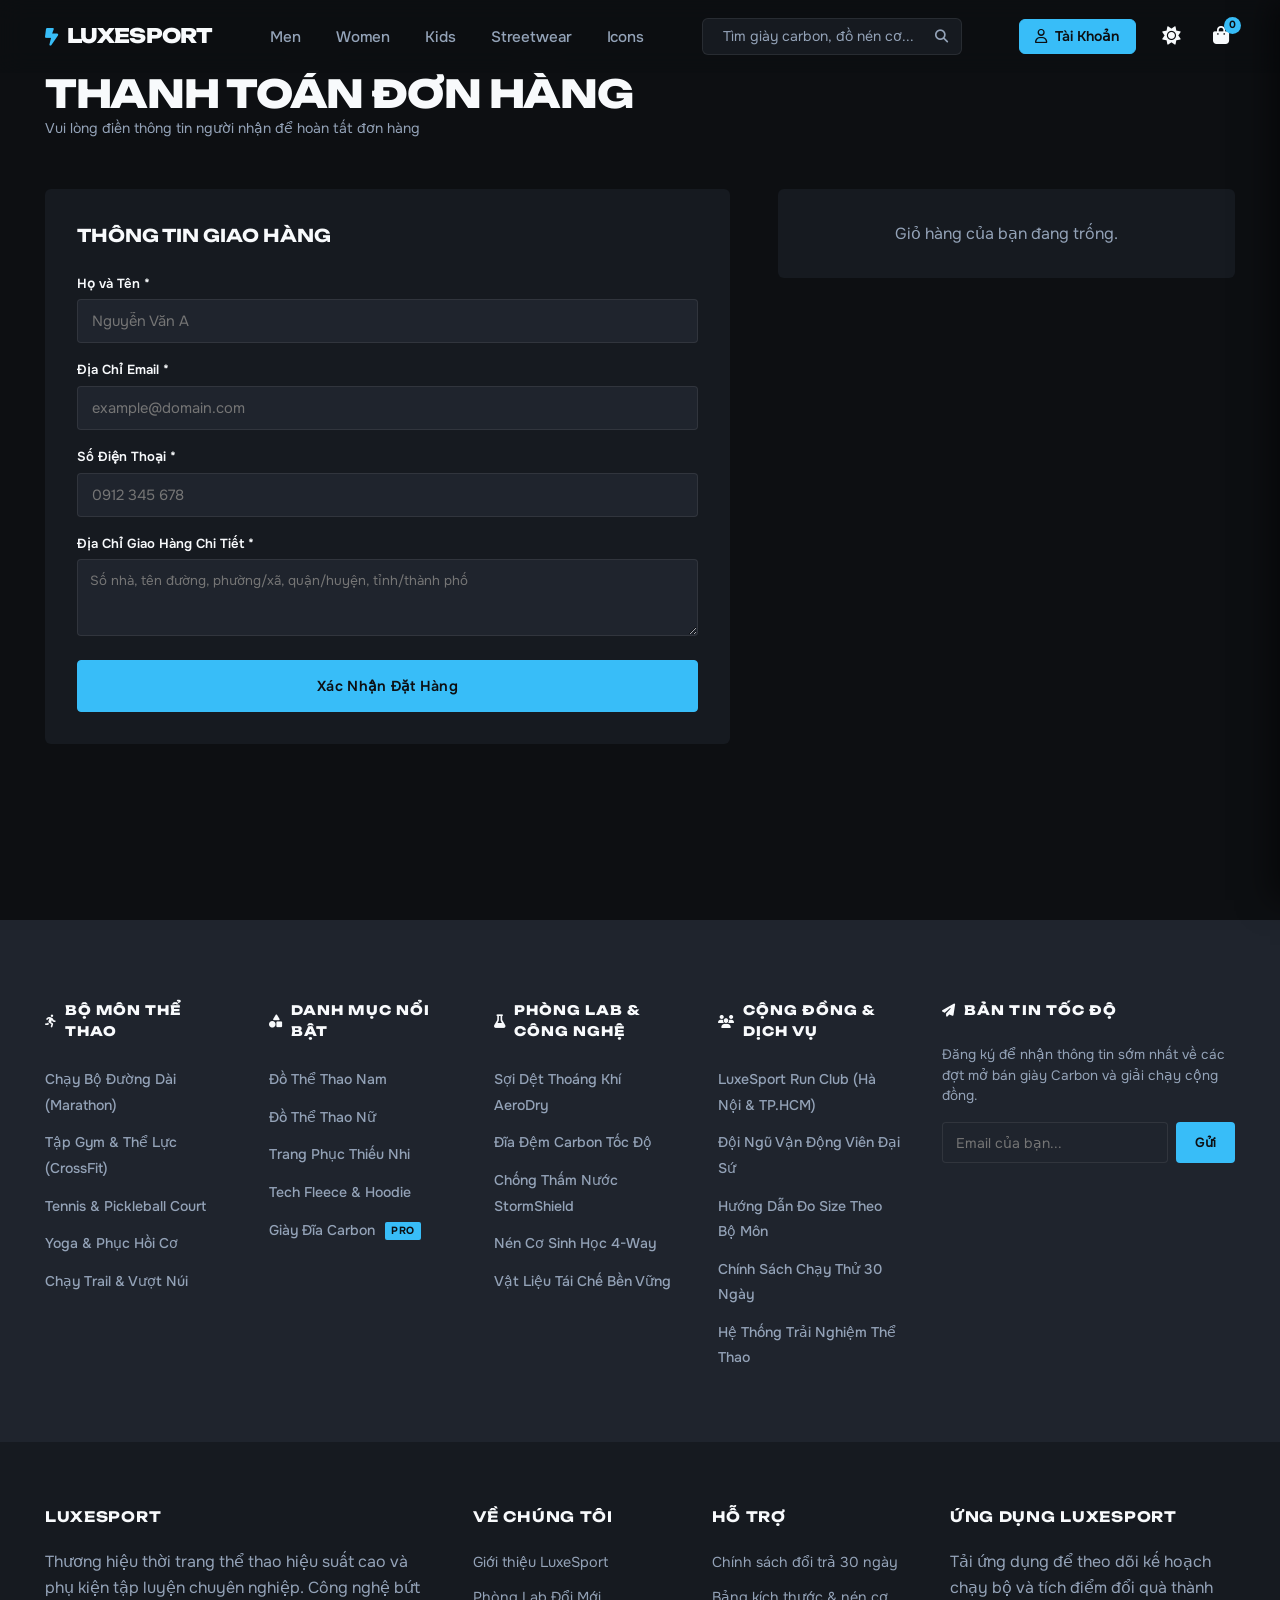
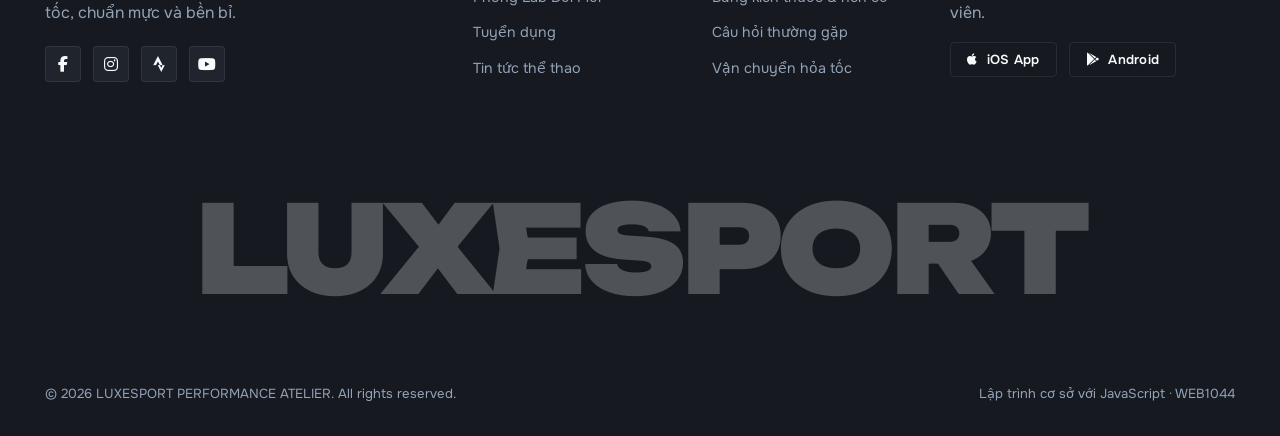
<file: checkout.html>
<!DOCTYPE html>
<html lang="vi">

<head>
    <meta charset="UTF-8">
    <meta name="viewport" content="width=device-width, initial-scale=1.0">
    <title>Thanh Toán · LUXESPORT Performance Atelier</title>
    <meta name="description" content="Hoàn tất đơn hàng thời trang thể thao cao cấp tại LUXESPORT.">
    
    <link rel="preconnect" href="https://fonts.googleapis.com">
    <link rel="preconnect" href="https://fonts.gstatic.com" crossorigin>
    <link href="https://fonts.googleapis.com/css2?family=Unbounded:wght@400;600;700;800;900&family=Onest:wght@300;400;500;600;700&display=swap" rel="stylesheet">
    
    <link rel="stylesheet" href="css/style.css">
    <link rel="stylesheet" href="https://cdnjs.cloudflare.com/ajax/libs/font-awesome/6.4.0/css/all.min.css">
</head>

<body>
    <header>
        <div class="nav-container">
            <a href="index.html" class="logo">
                <i class="fa-solid fa-bolt-lightning"></i> LUXESPORT
            </a>
            <ul class="nav-links">
                <li><a href="products.html?section=men">Men</a></li>
                <li><a href="products.html?section=women">Women</a></li>
                <li><a href="products.html?section=kids">Kids</a></li>
                <li><a href="products.html?section=streetwear">Streetwear</a></li>
                <li><a href="products.html?section=icons">Icons</a></li>
            </ul>
            <div class="header-search">
                <input type="text" placeholder="Tìm giày carbon, đồ nén cơ..." id="header-search-input">
                <button id="header-search-btn" title="Tìm kiếm"><i class="fa-solid fa-magnifying-glass"></i></button>
            </div>
            <div class="nav-actions">
                <button class="theme-toggle" id="theme-toggle" title="Chuyển chế độ giao diện">
                    <i class="fa-solid fa-moon"></i>
                </button>
                <a href="javascript:void(0)" onclick="openSideCart()" class="cart-toggle" title="Giỏ hàng">
                    <i class="fa-solid fa-bag-shopping"></i>
                    <span class="cart-count" id="cart-count">0</span>
                </a>
            </div>
        </div>
    </header>

    <main>
        <div class="section-header-editorial">
            <div>
                <h1 class="section-title">Thanh Toán Đơn Hàng</h1>
                <span class="section-meta">Vui lòng điền thông tin người nhận để hoàn tất đơn hàng</span>
            </div>
        </div>

        <div class="checkout-layout">
            <div class="checkout-form-wrap">
                <h3 style="font-family: var(--font-display); font-size: 1.1rem; text-transform: uppercase; margin-bottom: 1.5rem;">Thông Tin Giao Hàng</h3>
                <form id="checkout-form" novalidate>
                    <div class="form-group auth-field" id="group-fullname" style="margin-bottom: 1rem;">
                        <label for="fullname">Họ và Tên *</label>
                        <input type="text" id="fullname" placeholder="Nguyễn Văn A">
                        <span class="error-message auth-error-msg">Vui lòng nhập họ tên.</span>
                    </div>

                    <div class="form-group auth-field" id="group-email" style="margin-bottom: 1rem;">
                        <label for="email">Địa Chỉ Email *</label>
                        <input type="email" id="email" placeholder="example@domain.com">
                        <span class="error-message auth-error-msg">Email không hợp lệ.</span>
                    </div>

                    <div class="form-group auth-field" id="group-phone" style="margin-bottom: 1rem;">
                        <label for="phone">Số Điện Thoại *</label>
                        <input type="text" id="phone" placeholder="0912 345 678">
                        <span class="error-message auth-error-msg">Số điện thoại phải từ 9-11 số.</span>
                    </div>

                    <div class="form-group auth-field" id="group-address" style="margin-bottom: 1.5rem;">
                        <label for="address">Địa Chỉ Giao Hàng Chi Tiết *</label>
                        <textarea id="address" rows="3" placeholder="Số nhà, tên đường, phường/xã, quận/huyện, tỉnh/thành phố" style="background: var(--bg-surface-elevated); border: 1px solid var(--border); border-radius: 4px; padding: 0.75rem; color: var(--text-main); outline: none;"></textarea>
                        <span class="error-message auth-error-msg">Vui lòng nhập địa chỉ giao hàng.</span>
                    </div>

                    <button type="submit" class="btn btn-primary" style="width: 100%; padding: 1rem;">Xác Nhận Đặt Hàng</button>
                </form>
            </div>

            <div class="cart-summary" id="checkout-summary">
                <!-- JS sẽ render tóm tắt ở đây -->
            </div>
        </div>
    </main>

    <!-- Fat Footer Directory -->
    <section class="fat-footer">
        <div class="fat-footer-inner">
            <div class="fat-footer-grid">
                <div class="fat-footer-col">
                    <h3><i class="fa-solid fa-person-running"></i> Bộ Môn Thể Thao</h3>
                    <ul>
                        <li><a href="products.html?section=icons">Chạy Bộ Đường Dài (Marathon)</a></li>
                        <li><a href="products.html?section=men">Tập Gym & Thể Lực (CrossFit)</a></li>
                        <li><a href="products.html?section=women">Tennis & Pickleball Court</a></li>
                        <li><a href="products.html?section=women">Yoga & Phục Hồi Cơ</a></li>
                        <li><a href="products.html?section=icons">Chạy Trail & Vượt Núi</a></li>
                    </ul>
                </div>
                <div class="fat-footer-col">
                    <h3><i class="fa-solid fa-shapes"></i> Danh Mục Nổi Bật</h3>
                    <ul>
                        <li><a href="products.html?section=men">Đồ Thể Thao Nam</a></li>
                        <li><a href="products.html?section=women">Đồ Thể Thao Nữ</a></li>
                        <li><a href="products.html?section=kids">Trang Phục Thiếu Nhi</a></li>
                        <li><a href="products.html?section=streetwear">Tech Fleece & Hoodie</a></li>
                        <li><a href="products.html?section=icons">Giày Đĩa Carbon <span class="fat-footer-badge">Pro</span></a></li>
                    </ul>
                </div>
                <div class="fat-footer-col">
                    <h3><i class="fa-solid fa-flask"></i> Phòng Lab & Công Nghệ</h3>
                    <ul>
                        <li><a href="#">Sợi Dệt Thoáng Khí AeroDry</a></li>
                        <li><a href="#">Đĩa Đệm Carbon Tốc Độ</a></li>
                        <li><a href="#">Chống Thấm Nước StormShield</a></li>
                        <li><a href="#">Nén Cơ Sinh Học 4-Way</a></li>
                        <li><a href="#">Vật Liệu Tái Chế Bền Vững</a></li>
                    </ul>
                </div>
                <div class="fat-footer-col">
                    <h3><i class="fa-solid fa-users"></i> Cộng Đồng & Dịch Vụ</h3>
                    <ul>
                        <li><a href="#">LuxeSport Run Club (Hà Nội & TP.HCM)</a></li>
                        <li><a href="#">Đội Ngũ Vận Động Viên Đại Sứ</a></li>
                        <li><a href="#">Hướng Dẫn Đo Size Theo Bộ Môn</a></li>
                        <li><a href="#">Chính Sách Chạy Thử 30 Ngày</a></li>
                        <li><a href="#">Hệ Thống Trải Nghiệm Thể Thao</a></li>
                    </ul>
                </div>
                <div class="fat-footer-col">
                    <h3><i class="fa-solid fa-paper-plane"></i> Bản Tin Tốc Độ</h3>
                    <p style="color:var(--text-muted);font-size:0.85rem;line-height:1.5;margin-bottom:1rem;">Đăng ký để nhận thông tin sớm nhất về các đợt mở bán giày Carbon và giải chạy cộng đồng.</p>
                    <div class="newsletter-form">
                        <input type="email" placeholder="Email của bạn...">
                        <button type="button">Gửi</button>
                    </div>
                </div>
            </div>
        </div>
    </section>

    <!-- Footer with Monument Stamp -->
    <footer>
        <div class="footer-inner">
            <div class="footer-grid">
                <div class="footer-col">
                    <h4>LUXESPORT</h4>
                    <p>
                        Thương hiệu thời trang thể thao hiệu suất cao và phụ kiện tập luyện chuyên nghiệp. Công nghệ bứt tốc, chuẩn mực và bền bỉ.
                    </p>
                    <div class="footer-socials">
                        <a href="#" title="Facebook"><i class="fa-brands fa-facebook-f"></i></a>
                        <a href="#" title="Instagram"><i class="fa-brands fa-instagram"></i></a>
                        <a href="#" title="Strava"><i class="fa-brands fa-strava"></i></a>
                        <a href="#" title="YouTube"><i class="fa-brands fa-youtube"></i></a>
                    </div>
                </div>
                <div class="footer-col">
                    <h4>Về Chúng Tôi</h4>
                    <ul>
                        <li><a href="#">Giới thiệu LuxeSport</a></li>
                        <li><a href="#">Phòng Lab Đổi Mới</a></li>
                        <li><a href="#">Tuyển dụng</a></li>
                        <li><a href="#">Tin tức thể thao</a></li>
                    </ul>
                </div>
                <div class="footer-col">
                    <h4>Hỗ Trợ</h4>
                    <ul>
                        <li><a href="#">Chính sách đổi trả 30 ngày</a></li>
                        <li><a href="#">Bảng kích thước & nén cơ</a></li>
                        <li><a href="#">Câu hỏi thường gặp</a></li>
                        <li><a href="#">Vận chuyển hỏa tốc</a></li>
                    </ul>
                </div>
                <div class="footer-col">
                    <h4>Ứng Dụng LuxeSport</h4>
                    <p>Tải ứng dụng để theo dõi kế hoạch chạy bộ và tích điểm đổi quà thành viên.</p>
                    <div style="margin-top:1rem;display:flex;gap:0.75rem;">
                        <button class="btn btn-secondary" style="padding:0.5rem 1rem;font-size:0.82rem;"><i class="fa-brands fa-apple"></i> iOS App</button>
                        <button class="btn btn-secondary" style="padding:0.5rem 1rem;font-size:0.82rem;"><i class="fa-brands fa-google-play"></i> Android</button>
                    </div>
                </div>
            </div>
            <div class="footer-monument-wrap">
                <div class="footer-monument-text">LUXESPORT</div>
            </div>
            <div class="footer-bottom">
                <p>&copy; 2026 LUXESPORT PERFORMANCE ATELIER. All rights reserved.</p>
                <p>Lập trình cơ sở với JavaScript · WEB1044</p>
            </div>
        </div>
    </footer>

    <script src="js/data.js"></script>
    <script src="js/cart.js"></script>
    <script src="js/validator.js"></script>
    <script src="js/auth.js"></script>
    <script src="js/main.js"></script>
    <script src="js/validate.js"></script>
    <script>
        document.addEventListener('DOMContentLoaded', () => {
            const summaryContainer = document.getElementById('checkout-summary');
            if (cart.length === 0) {
                summaryContainer.innerHTML = '<p style="color:var(--text-muted); text-align:center;">Giỏ hàng của bạn đang trống.</p>';
                return;
            }

            let total = 0;
            let itemsHtml = cart.map(item => {
                total += item.price * item.quantity;
                return `
                    <div class="summary-row" style="align-items: center; padding: 0.6rem 0;">
                        <span style="flex: 1; font-size: 0.9rem">${item.name} <small style="color:var(--text-muted)">× ${item.quantity}</small></span>
                        <span style="font-weight: 600">${formatPrice(item.price * item.quantity)}</span>
                    </div>
                `;
            }).join('');

            summaryContainer.innerHTML = `
                <h3 style="font-family: var(--font-display); font-size: 1.1rem; text-transform: uppercase; margin-bottom: 1.25rem;">Đơn Hàng Của Bạn</h3>
                ${itemsHtml}
                <div class="summary-row summary-total">
                    <span>Tổng thanh toán:</span>
                    <span style="color: var(--accent)">${formatPrice(total)}</span>
                </div>
            `;
        });
    </script>
</body>

</html>
</file>
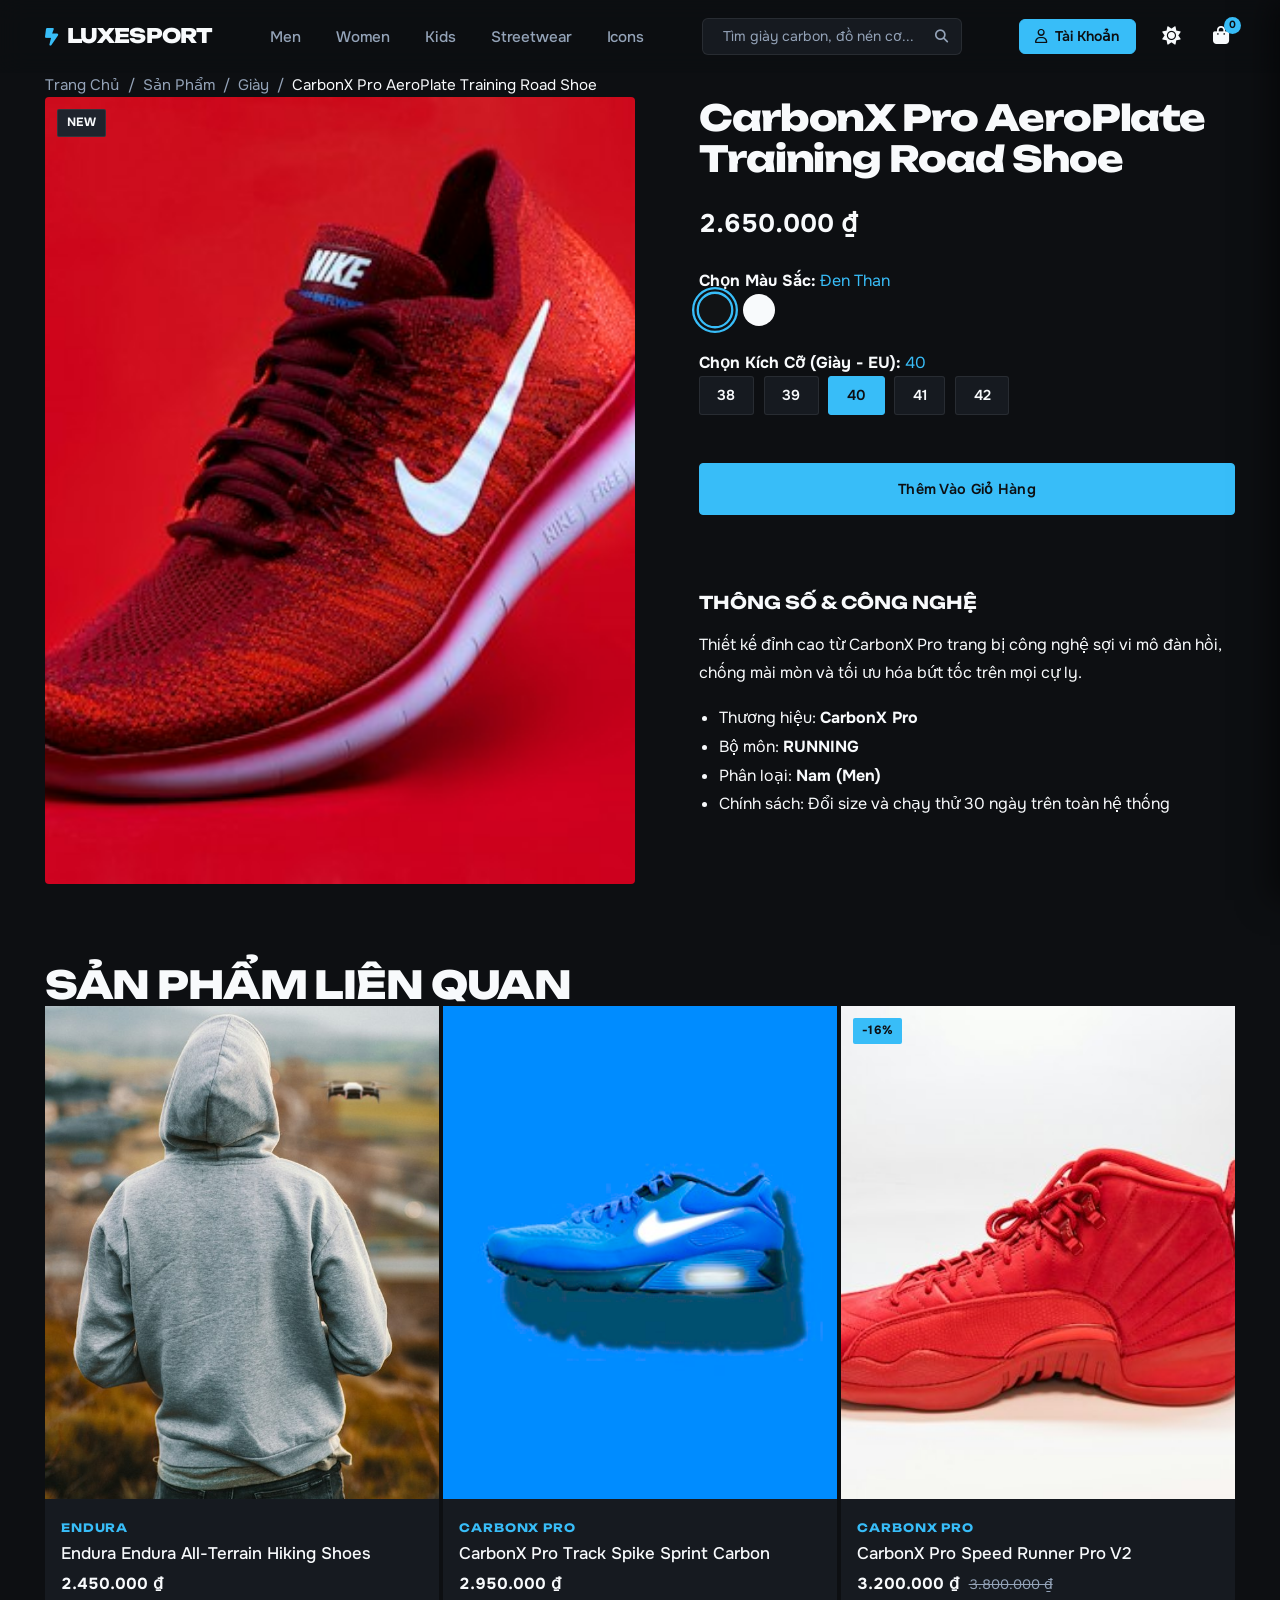
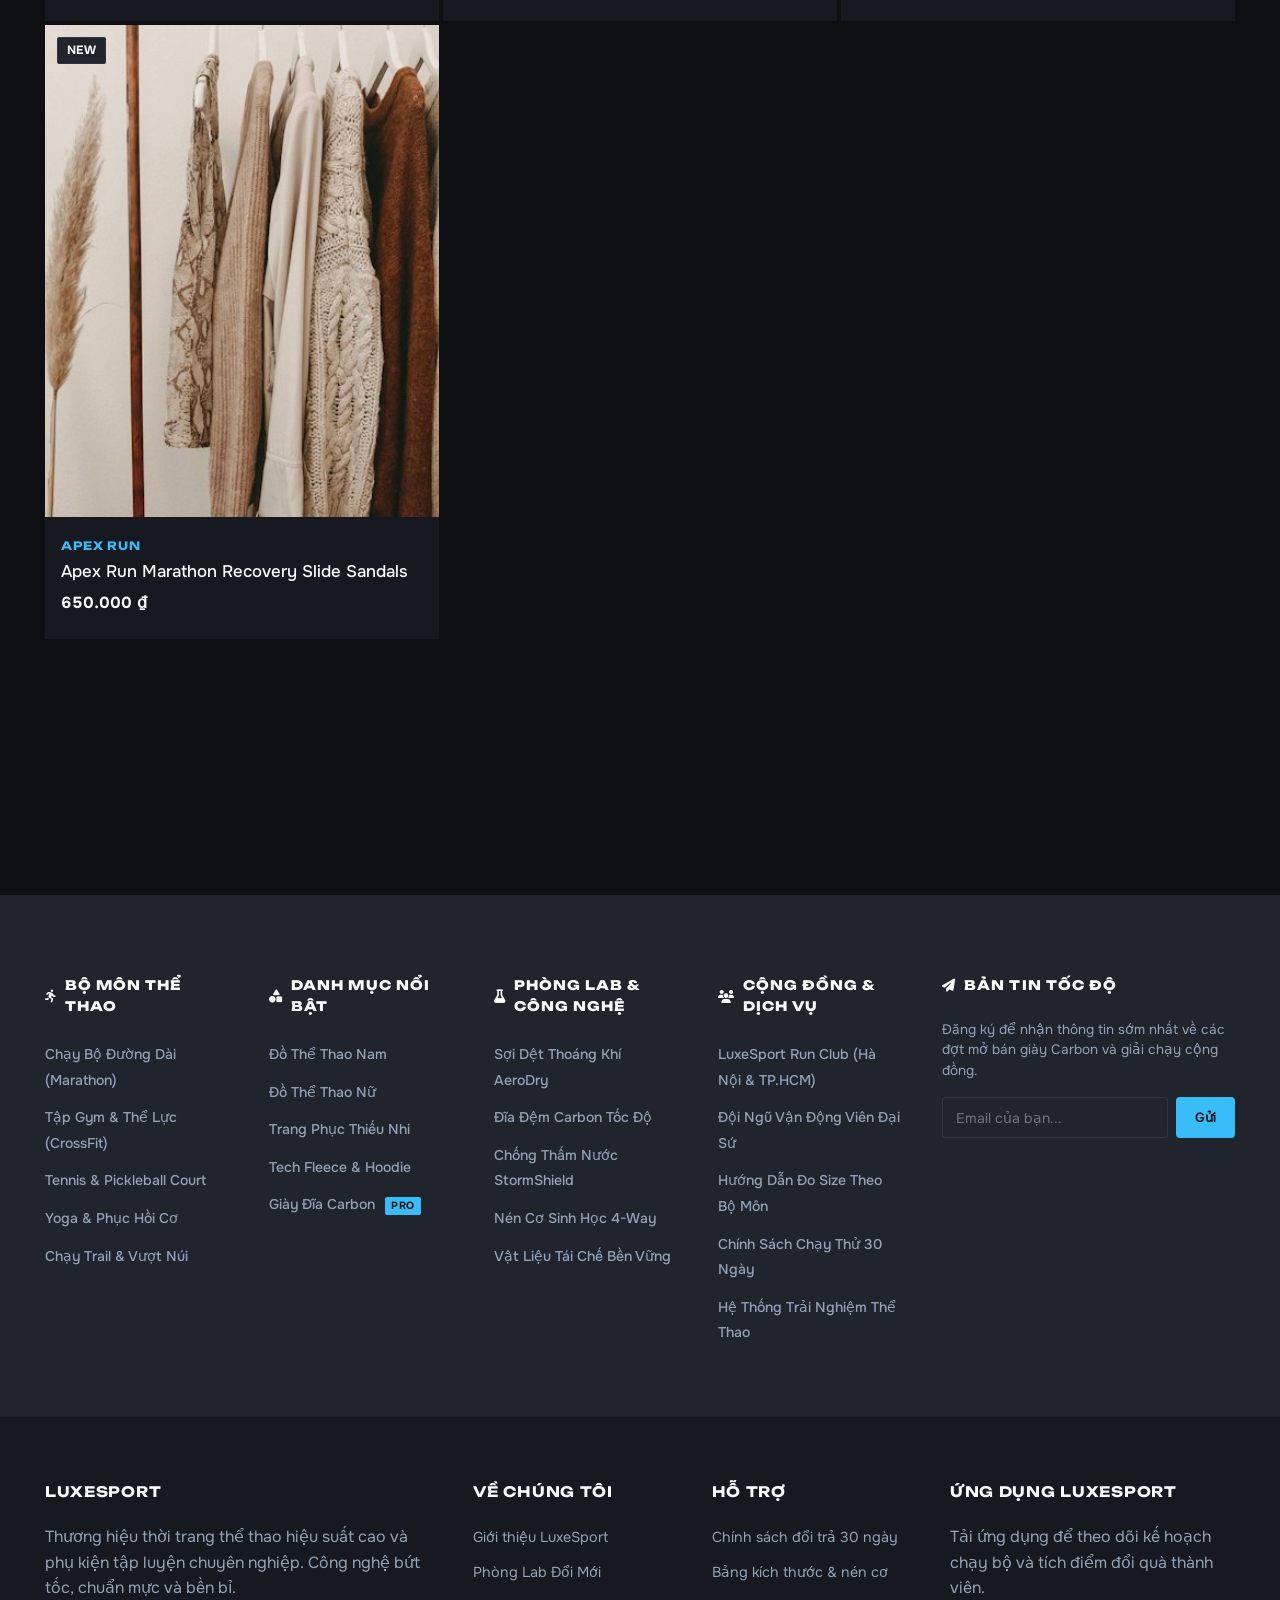
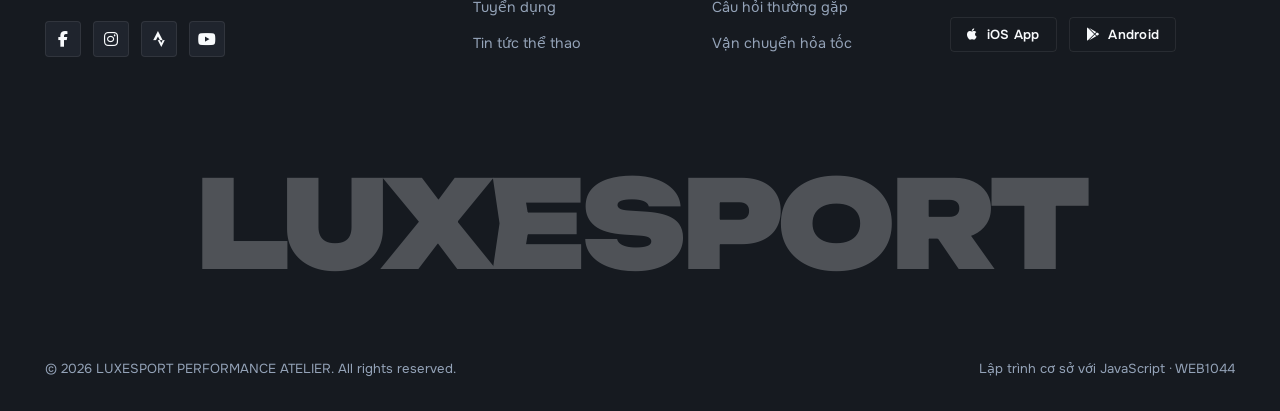
<file: product-detail.html>
<!DOCTYPE html>
<html lang="vi">

<head>
    <meta charset="UTF-8">
    <meta name="viewport" content="width=device-width, initial-scale=1.0">
    <title>Chi Tiết Sản Phẩm · LUXESPORT Performance Atelier</title>
    <meta name="description" content="Xem chi tiết sản phẩm thời trang thể thao hiệu suất cao tại LUXESPORT.">
    
    <link rel="preconnect" href="https://fonts.googleapis.com">
    <link rel="preconnect" href="https://fonts.gstatic.com" crossorigin>
    <link href="https://fonts.googleapis.com/css2?family=Unbounded:wght@400;600;700;800;900&family=Onest:wght@300;400;500;600;700&display=swap" rel="stylesheet">
    
    <link rel="stylesheet" href="css/style.css">
    <link rel="stylesheet" href="https://cdnjs.cloudflare.com/ajax/libs/font-awesome/6.4.0/css/all.min.css">
</head>

<body>
    <header>
        <div class="nav-container">
            <a href="index.html" class="logo">
                <i class="fa-solid fa-bolt-lightning"></i> LUXESPORT
            </a>
            <ul class="nav-links">
                <li><a href="products.html?section=men">Men</a></li>
                <li><a href="products.html?section=women">Women</a></li>
                <li><a href="products.html?section=kids">Kids</a></li>
                <li><a href="products.html?section=streetwear">Streetwear</a></li>
                <li><a href="products.html?section=icons">Icons</a></li>
            </ul>
            <div class="header-search">
                <input type="text" placeholder="Tìm giày carbon, đồ nén cơ..." id="header-search-input">
                <button id="header-search-btn" title="Tìm kiếm"><i class="fa-solid fa-magnifying-glass"></i></button>
            </div>
            <div class="nav-actions">
                <button class="theme-toggle" id="theme-toggle" title="Chuyển chế độ giao diện">
                    <i class="fa-solid fa-moon"></i>
                </button>
                <a href="javascript:void(0)" onclick="openSideCart()" class="cart-toggle" title="Giỏ hàng">
                    <i class="fa-solid fa-bag-shopping"></i>
                    <span class="cart-count" id="cart-count">0</span>
                </a>
            </div>
        </div>
    </header>

    <main class="product-detail-container" id="product-detail-container">
        <!-- JS render content -->
    </main>

    <!-- Fat Footer Directory -->
    <section class="fat-footer">
        <div class="fat-footer-inner">
            <div class="fat-footer-grid">
                <div class="fat-footer-col">
                    <h3><i class="fa-solid fa-person-running"></i> Bộ Môn Thể Thao</h3>
                    <ul>
                        <li><a href="products.html?section=icons">Chạy Bộ Đường Dài (Marathon)</a></li>
                        <li><a href="products.html?section=men">Tập Gym & Thể Lực (CrossFit)</a></li>
                        <li><a href="products.html?section=women">Tennis & Pickleball Court</a></li>
                        <li><a href="products.html?section=women">Yoga & Phục Hồi Cơ</a></li>
                        <li><a href="products.html?section=icons">Chạy Trail & Vượt Núi</a></li>
                    </ul>
                </div>
                <div class="fat-footer-col">
                    <h3><i class="fa-solid fa-shapes"></i> Danh Mục Nổi Bật</h3>
                    <ul>
                        <li><a href="products.html?section=men">Đồ Thể Thao Nam</a></li>
                        <li><a href="products.html?section=women">Đồ Thể Thao Nữ</a></li>
                        <li><a href="products.html?section=kids">Trang Phục Thiếu Nhi</a></li>
                        <li><a href="products.html?section=streetwear">Tech Fleece & Hoodie</a></li>
                        <li><a href="products.html?section=icons">Giày Đĩa Carbon <span class="fat-footer-badge">Pro</span></a></li>
                    </ul>
                </div>
                <div class="fat-footer-col">
                    <h3><i class="fa-solid fa-flask"></i> Phòng Lab & Công Nghệ</h3>
                    <ul>
                        <li><a href="#">Sợi Dệt Thoáng Khí AeroDry</a></li>
                        <li><a href="#">Đĩa Đệm Carbon Tốc Độ</a></li>
                        <li><a href="#">Chống Thấm Nước StormShield</a></li>
                        <li><a href="#">Nén Cơ Sinh Học 4-Way</a></li>
                        <li><a href="#">Vật Liệu Tái Chế Bền Vững</a></li>
                    </ul>
                </div>
                <div class="fat-footer-col">
                    <h3><i class="fa-solid fa-users"></i> Cộng Đồng & Dịch Vụ</h3>
                    <ul>
                        <li><a href="#">LuxeSport Run Club (Hà Nội & TP.HCM)</a></li>
                        <li><a href="#">Đội Ngũ Vận Động Viên Đại Sứ</a></li>
                        <li><a href="#">Hướng Dẫn Đo Size Theo Bộ Môn</a></li>
                        <li><a href="#">Chính Sách Chạy Thử 30 Ngày</a></li>
                        <li><a href="#">Hệ Thống Trải Nghiệm Thể Thao</a></li>
                    </ul>
                </div>
                <div class="fat-footer-col">
                    <h3><i class="fa-solid fa-paper-plane"></i> Bản Tin Tốc Độ</h3>
                    <p style="color:var(--text-muted);font-size:0.85rem;line-height:1.5;margin-bottom:1rem;">Đăng ký để nhận thông tin sớm nhất về các đợt mở bán giày Carbon và giải chạy cộng đồng.</p>
                    <div class="newsletter-form">
                        <input type="email" placeholder="Email của bạn...">
                        <button type="button">Gửi</button>
                    </div>
                </div>
            </div>
        </div>
    </section>

    <!-- Footer with Monument Stamp -->
    <footer>
        <div class="footer-inner">
            <div class="footer-grid">
                <div class="footer-col">
                    <h4>LUXESPORT</h4>
                    <p>
                        Thương hiệu thời trang thể thao hiệu suất cao và phụ kiện tập luyện chuyên nghiệp. Công nghệ bứt tốc, chuẩn mực và bền bỉ.
                    </p>
                    <div class="footer-socials">
                        <a href="#" title="Facebook"><i class="fa-brands fa-facebook-f"></i></a>
                        <a href="#" title="Instagram"><i class="fa-brands fa-instagram"></i></a>
                        <a href="#" title="Strava"><i class="fa-brands fa-strava"></i></a>
                        <a href="#" title="YouTube"><i class="fa-brands fa-youtube"></i></a>
                    </div>
                </div>
                <div class="footer-col">
                    <h4>Về Chúng Tôi</h4>
                    <ul>
                        <li><a href="#">Giới thiệu LuxeSport</a></li>
                        <li><a href="#">Phòng Lab Đổi Mới</a></li>
                        <li><a href="#">Tuyển dụng</a></li>
                        <li><a href="#">Tin tức thể thao</a></li>
                    </ul>
                </div>
                <div class="footer-col">
                    <h4>Hỗ Trợ</h4>
                    <ul>
                        <li><a href="#">Chính sách đổi trả 30 ngày</a></li>
                        <li><a href="#">Bảng kích thước & nén cơ</a></li>
                        <li><a href="#">Câu hỏi thường gặp</a></li>
                        <li><a href="#">Vận chuyển hỏa tốc</a></li>
                    </ul>
                </div>
                <div class="footer-col">
                    <h4>Ứng Dụng LuxeSport</h4>
                    <p>Tải ứng dụng để theo dõi kế hoạch chạy bộ và tích điểm đổi quà thành viên.</p>
                    <div style="margin-top:1rem;display:flex;gap:0.75rem;">
                        <button class="btn btn-secondary" style="padding:0.5rem 1rem;font-size:0.82rem;"><i class="fa-brands fa-apple"></i> iOS App</button>
                        <button class="btn btn-secondary" style="padding:0.5rem 1rem;font-size:0.82rem;"><i class="fa-brands fa-google-play"></i> Android</button>
                    </div>
                </div>
            </div>
            <div class="footer-monument-wrap">
                <div class="footer-monument-text">LUXESPORT</div>
            </div>
            <div class="footer-bottom">
                <p>&copy; 2026 LUXESPORT PERFORMANCE ATELIER. All rights reserved.</p>
                <p>Lập trình cơ sở với JavaScript · WEB1044</p>
            </div>
        </div>
    </footer>

    <script src="js/data.js"></script>
    <script src="js/cart.js"></script>
    <script src="js/validator.js"></script>
    <script src="js/auth.js"></script>
    <script src="js/main.js"></script>
</body>

</html>
</file>
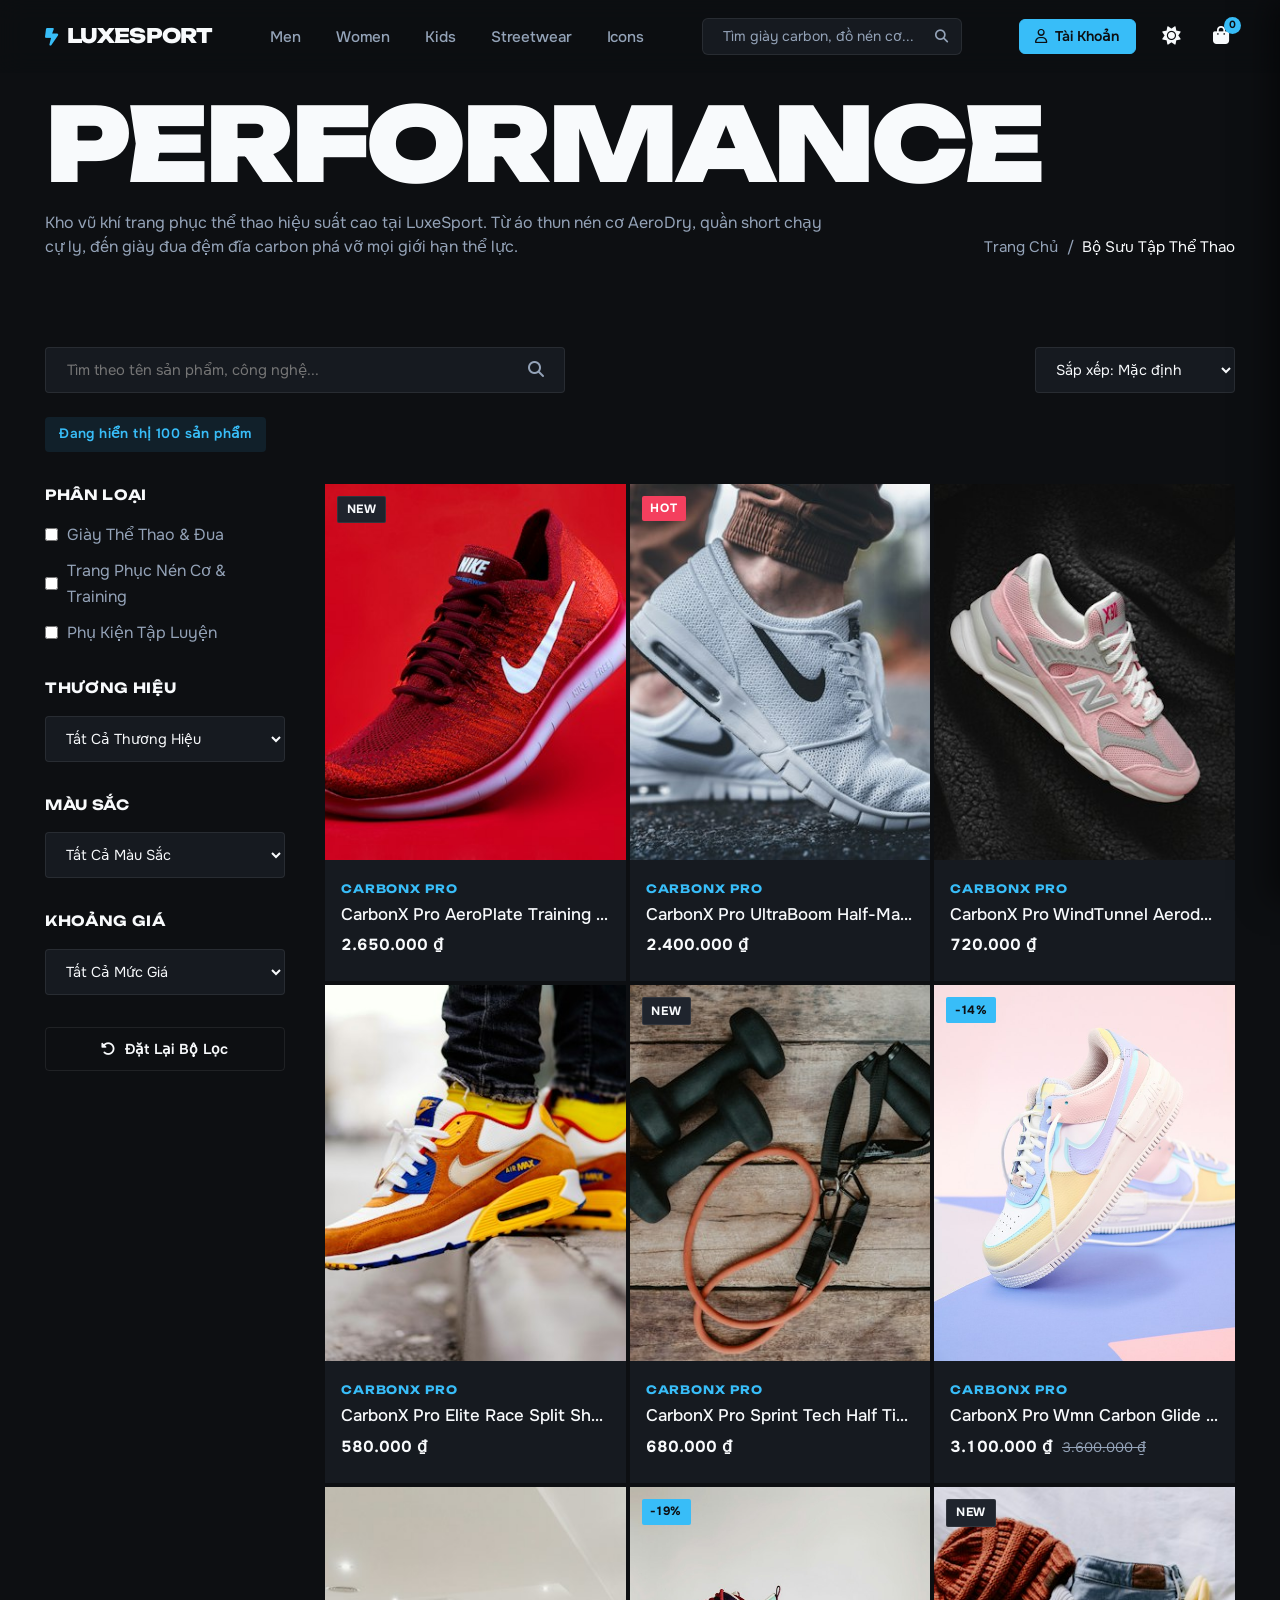
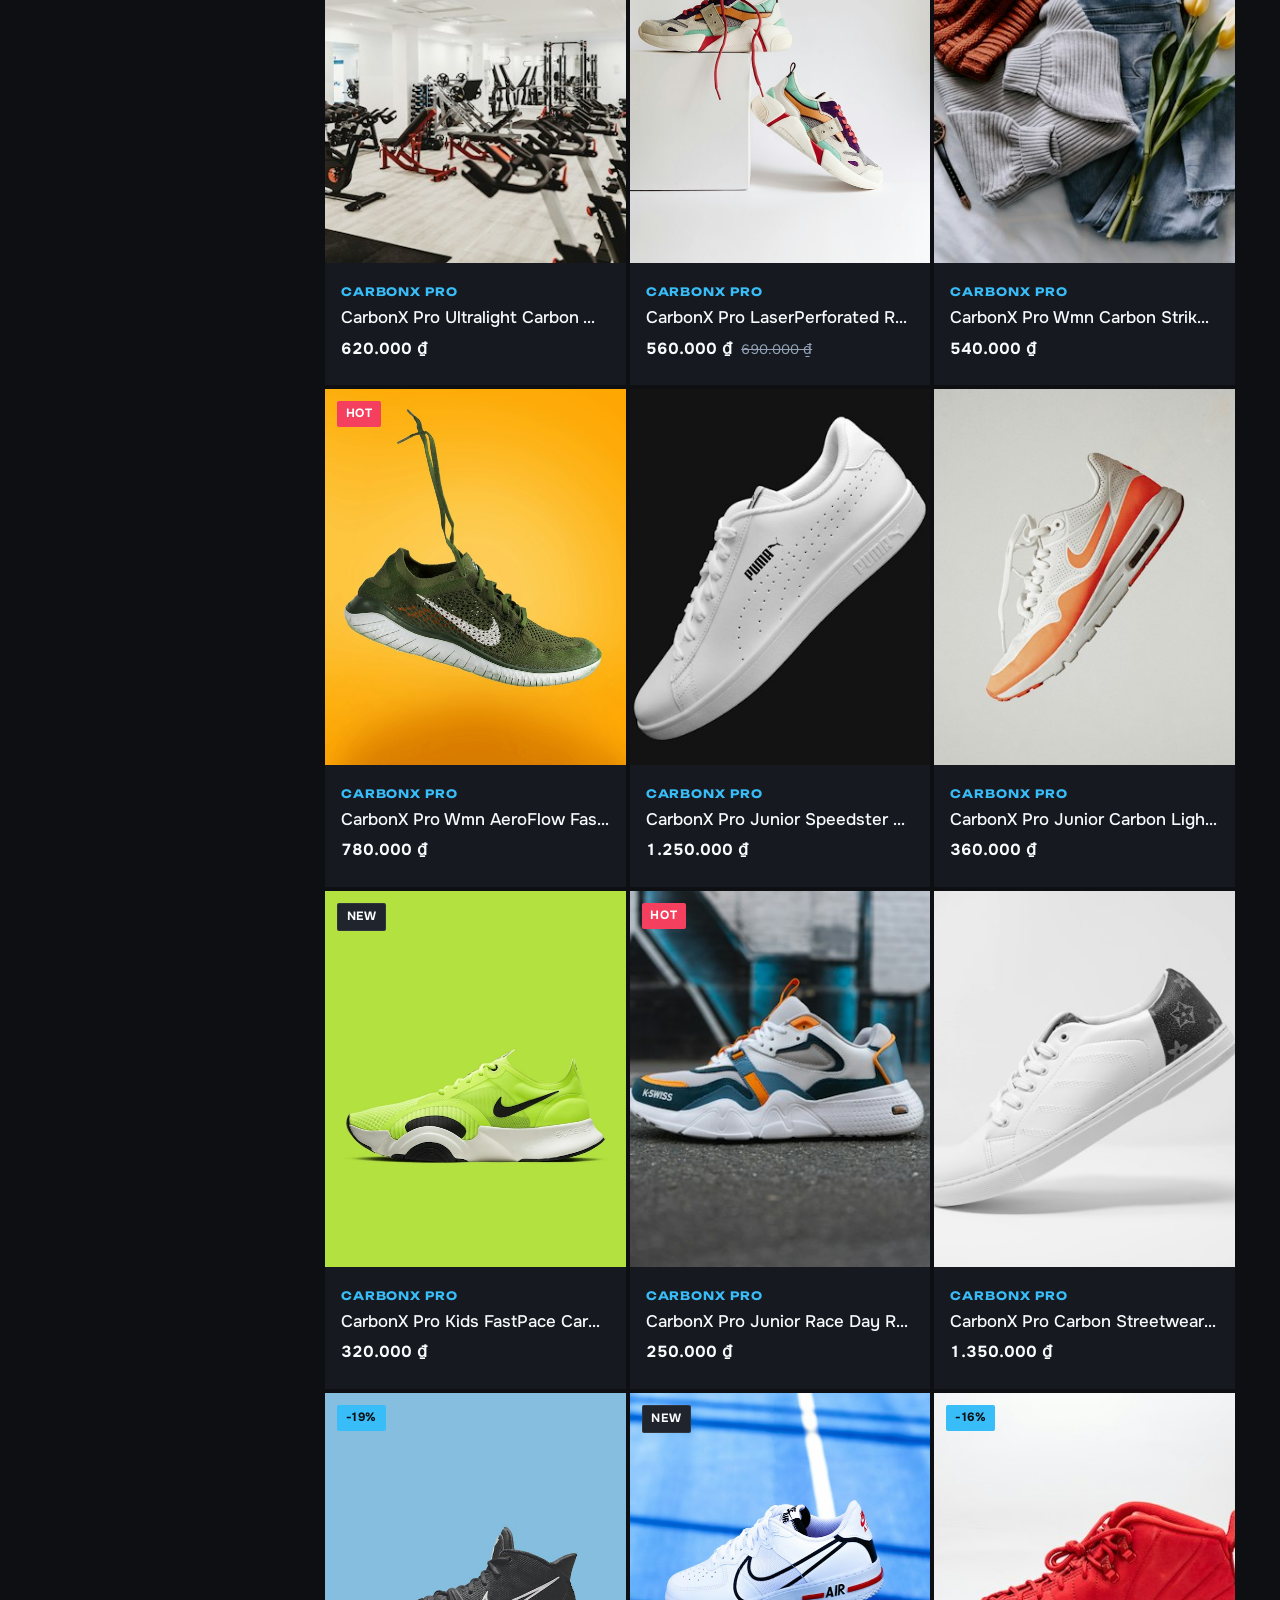
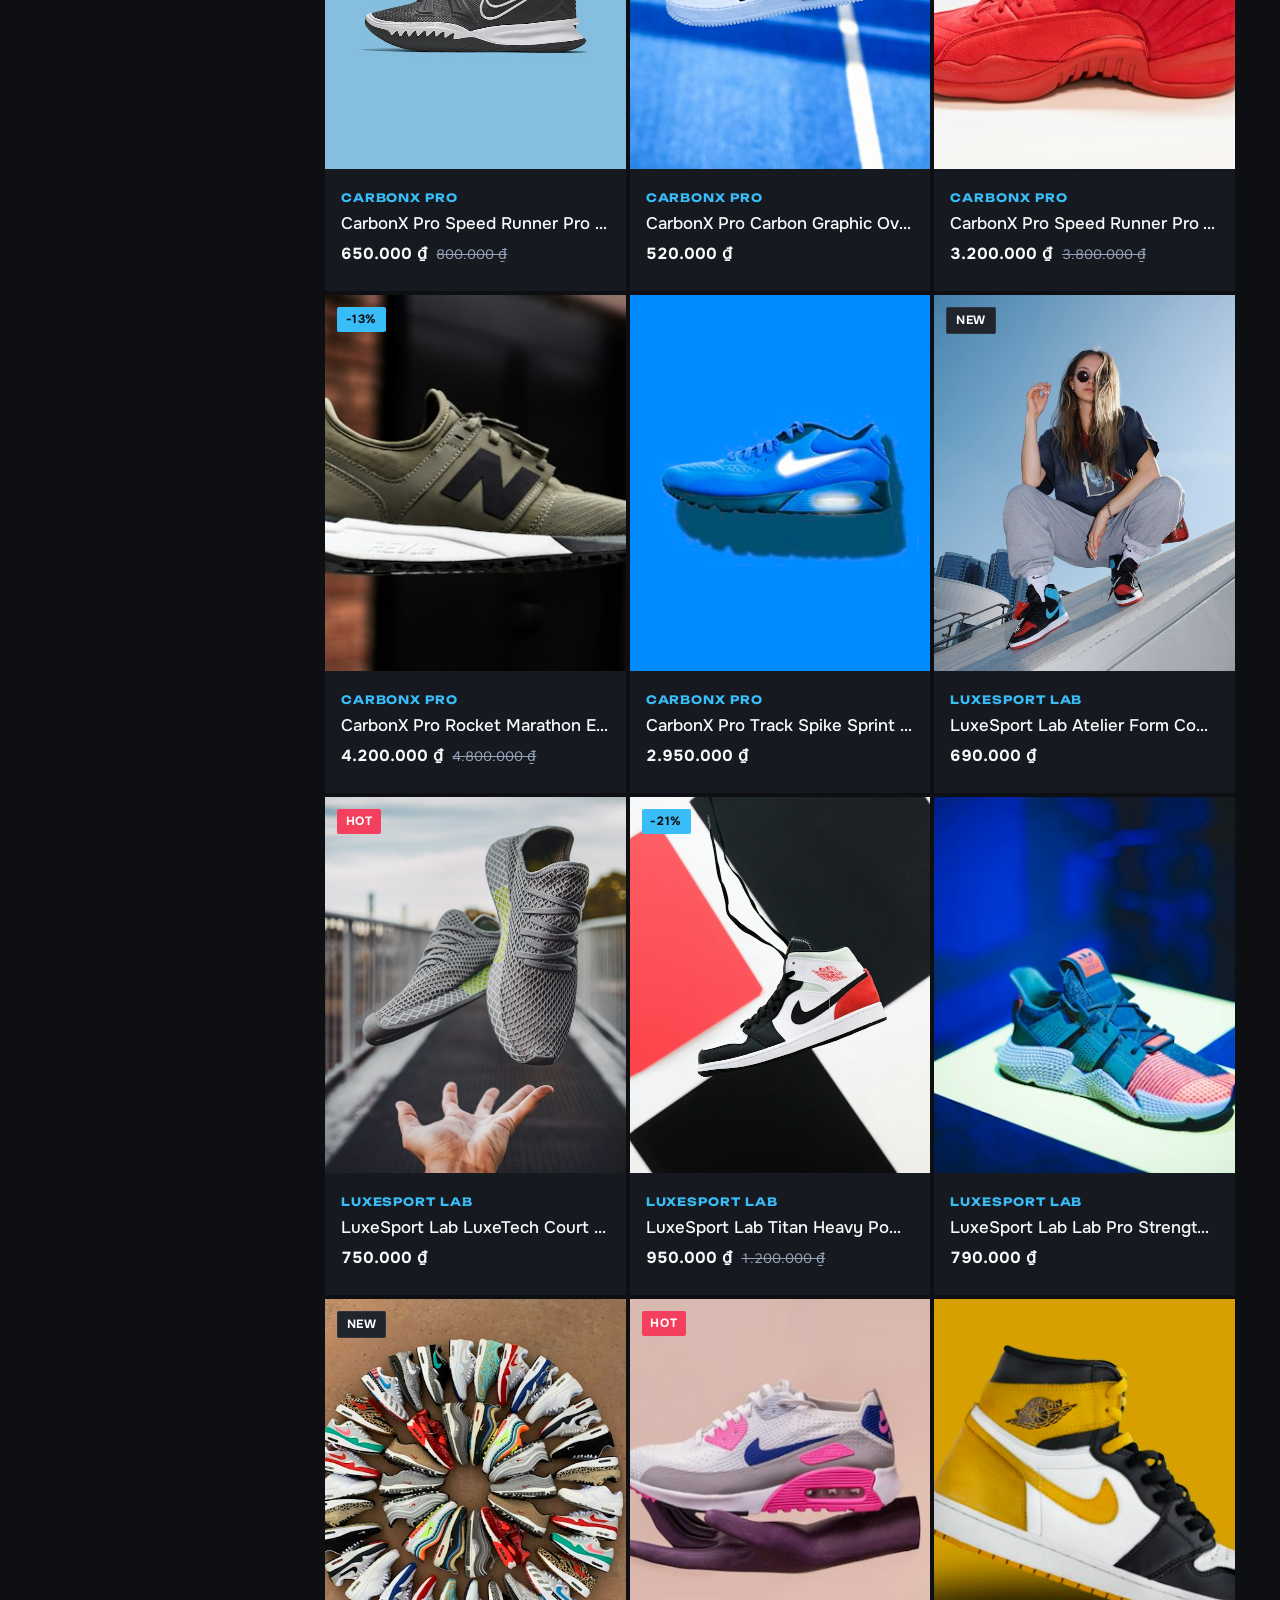
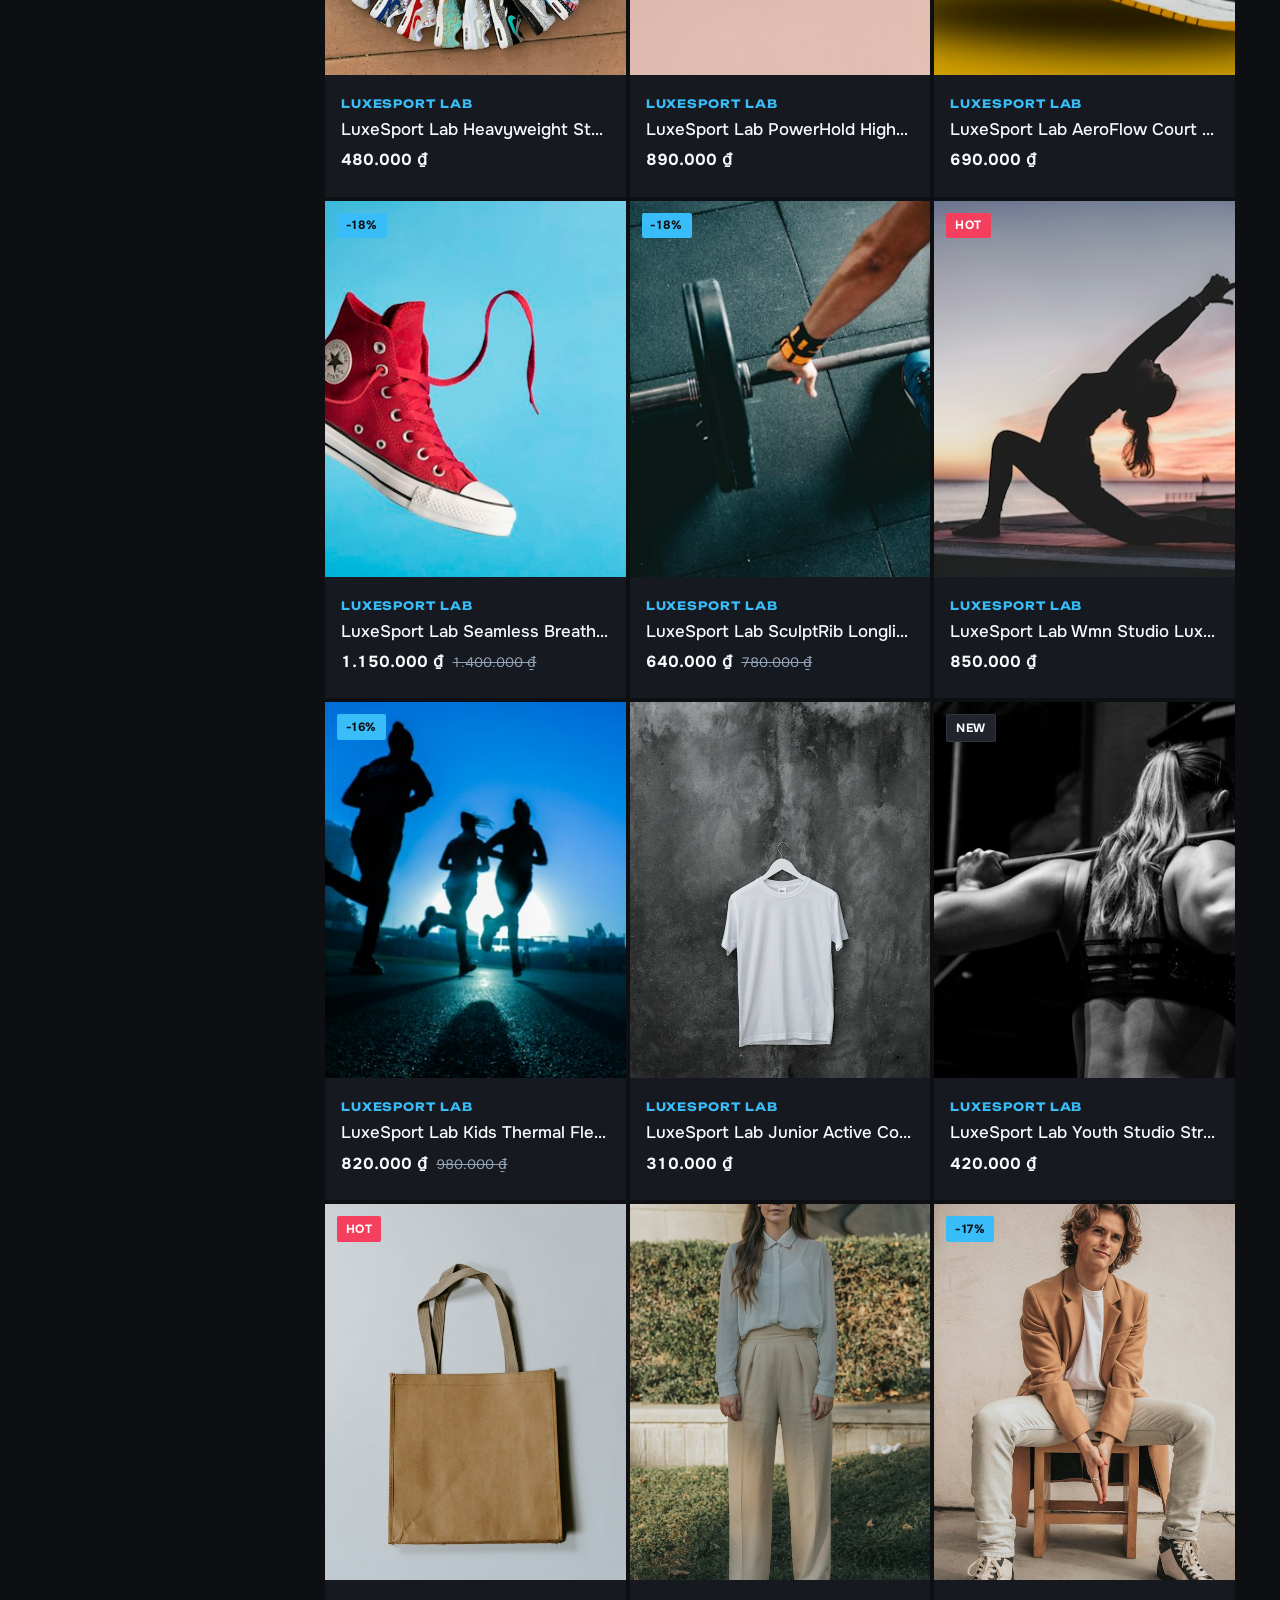
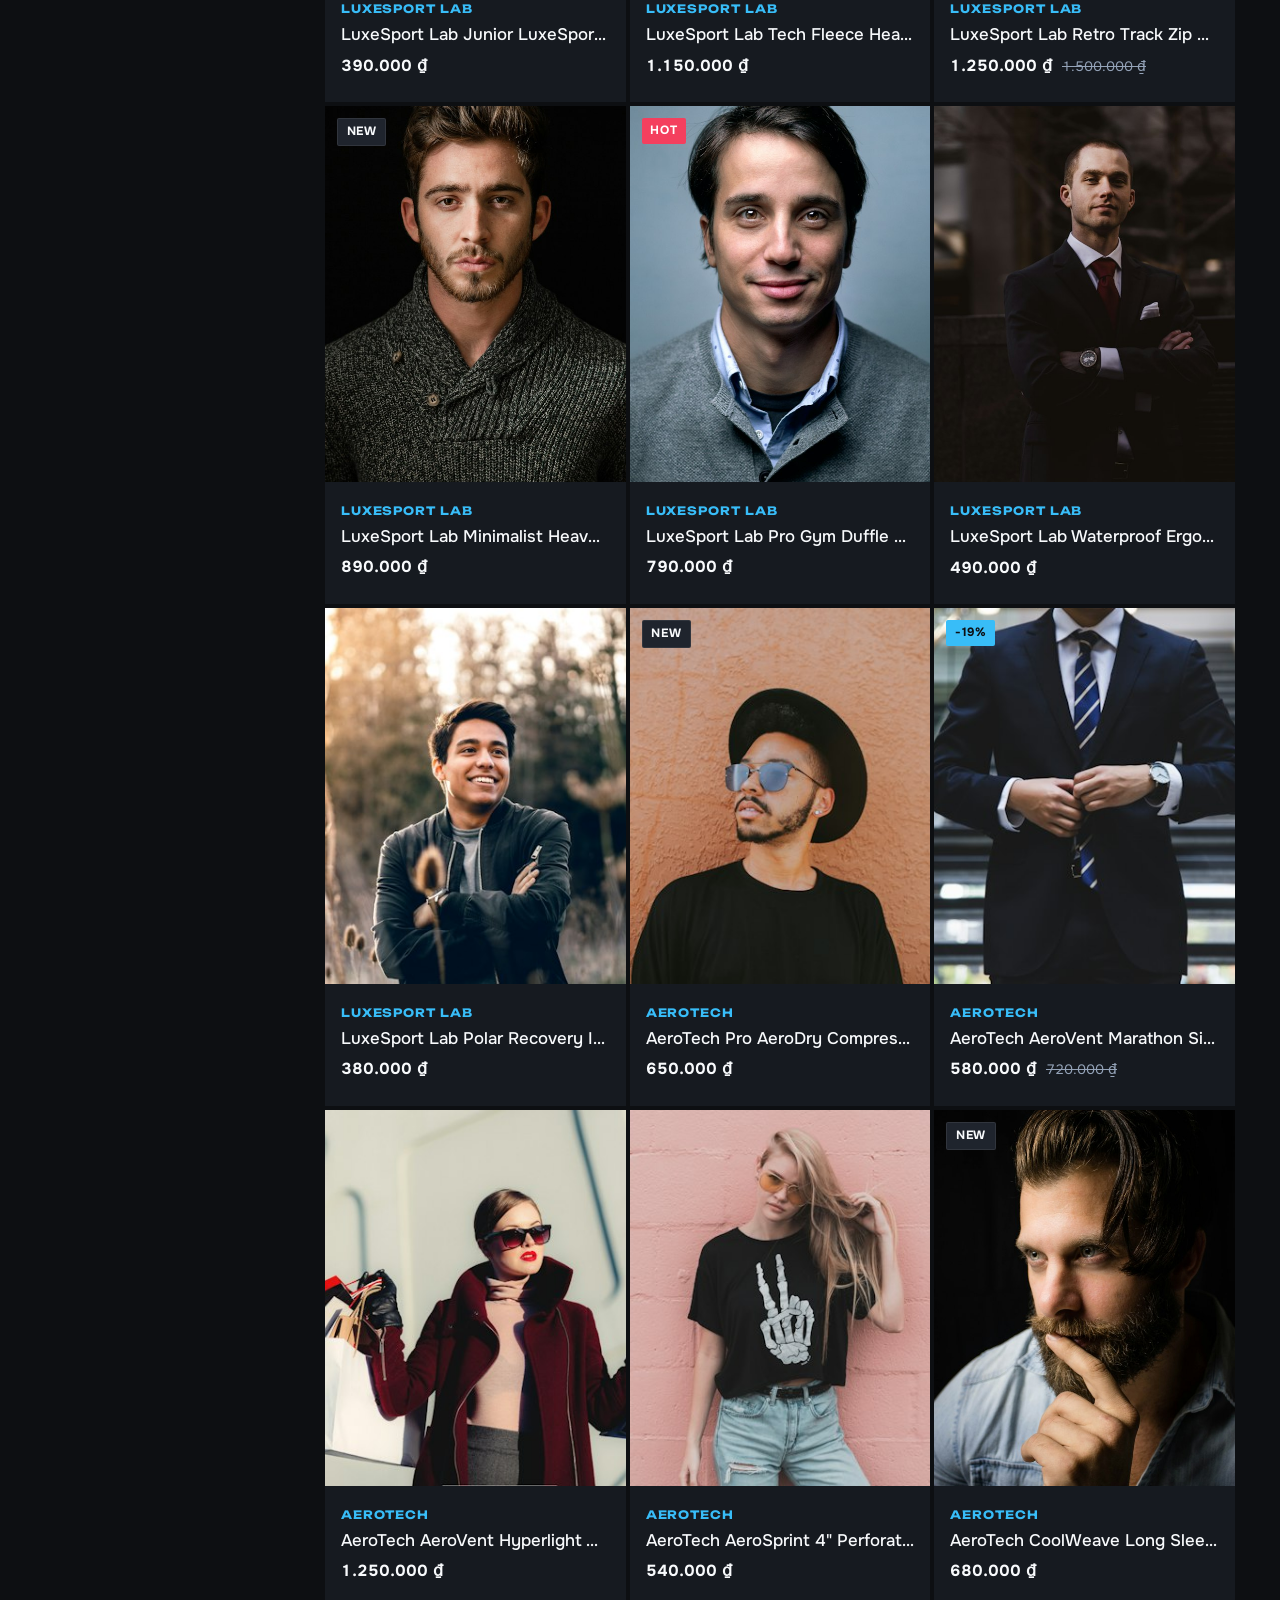
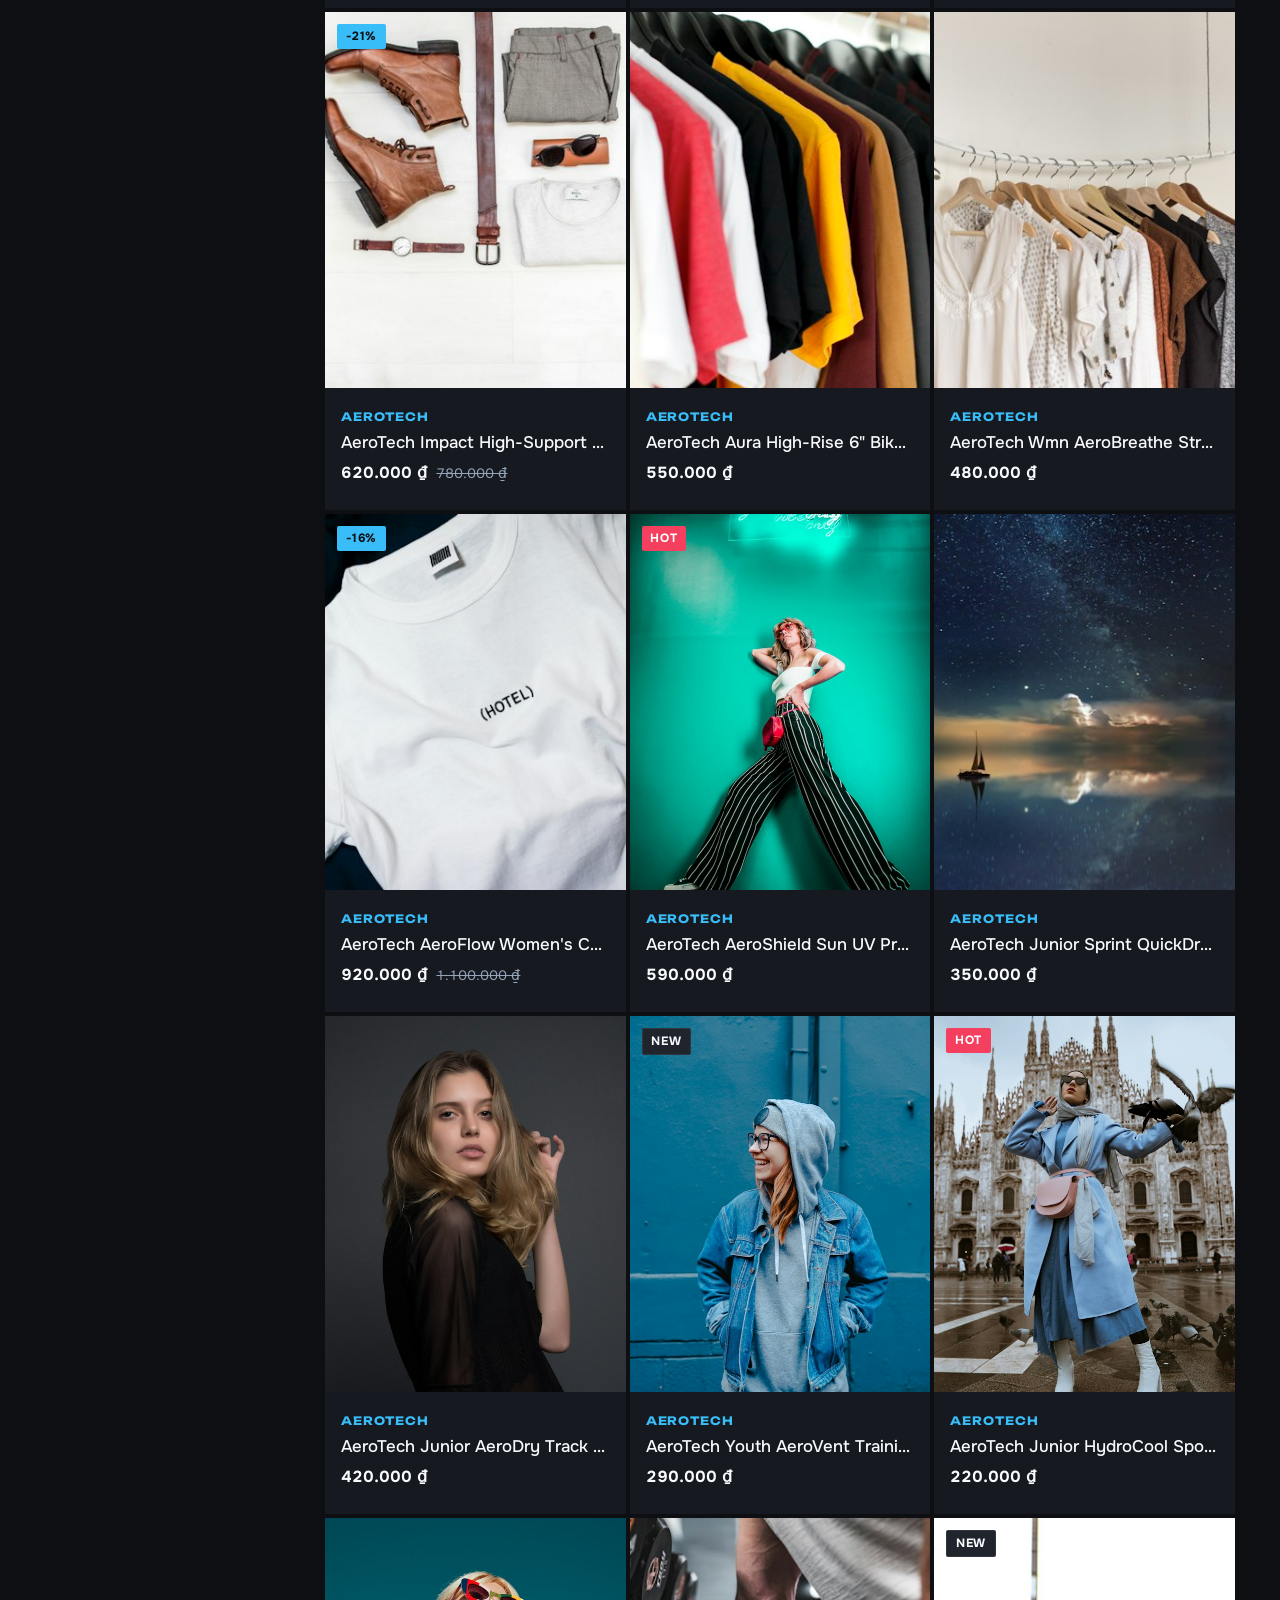
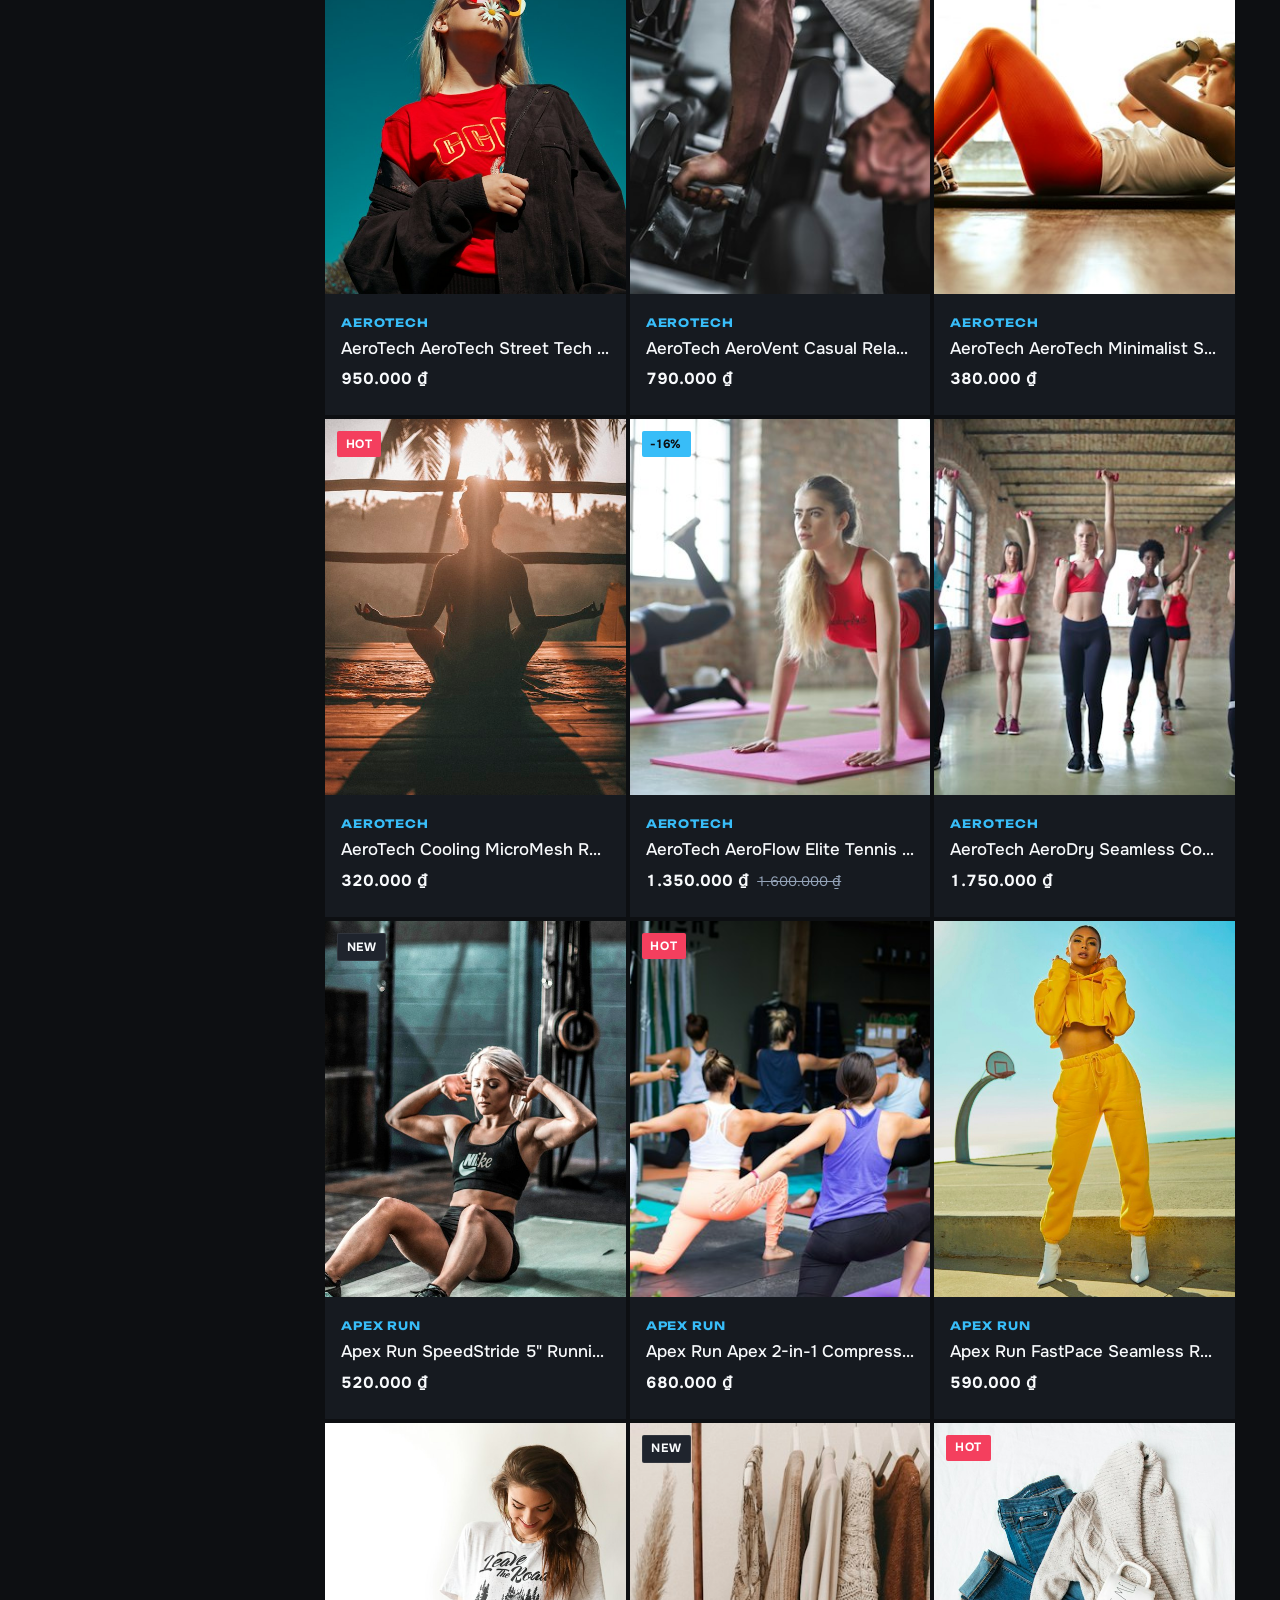
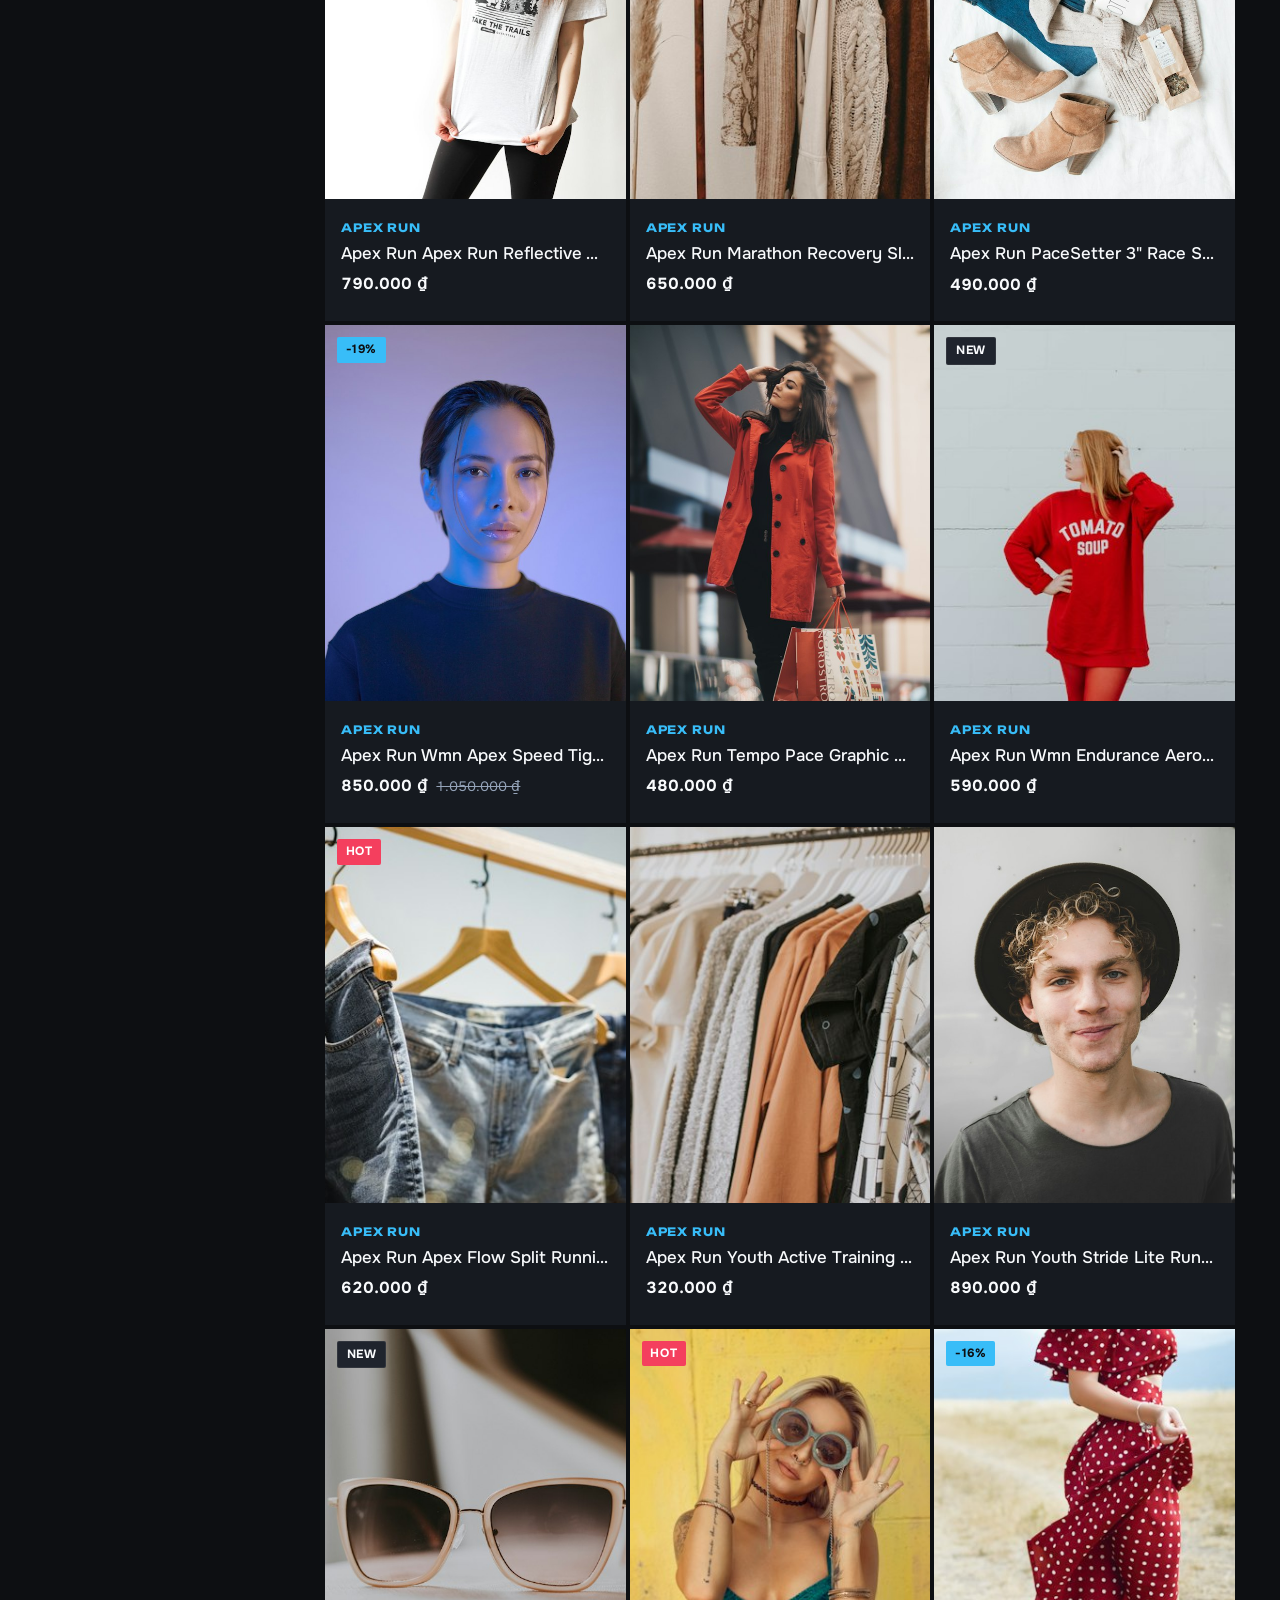
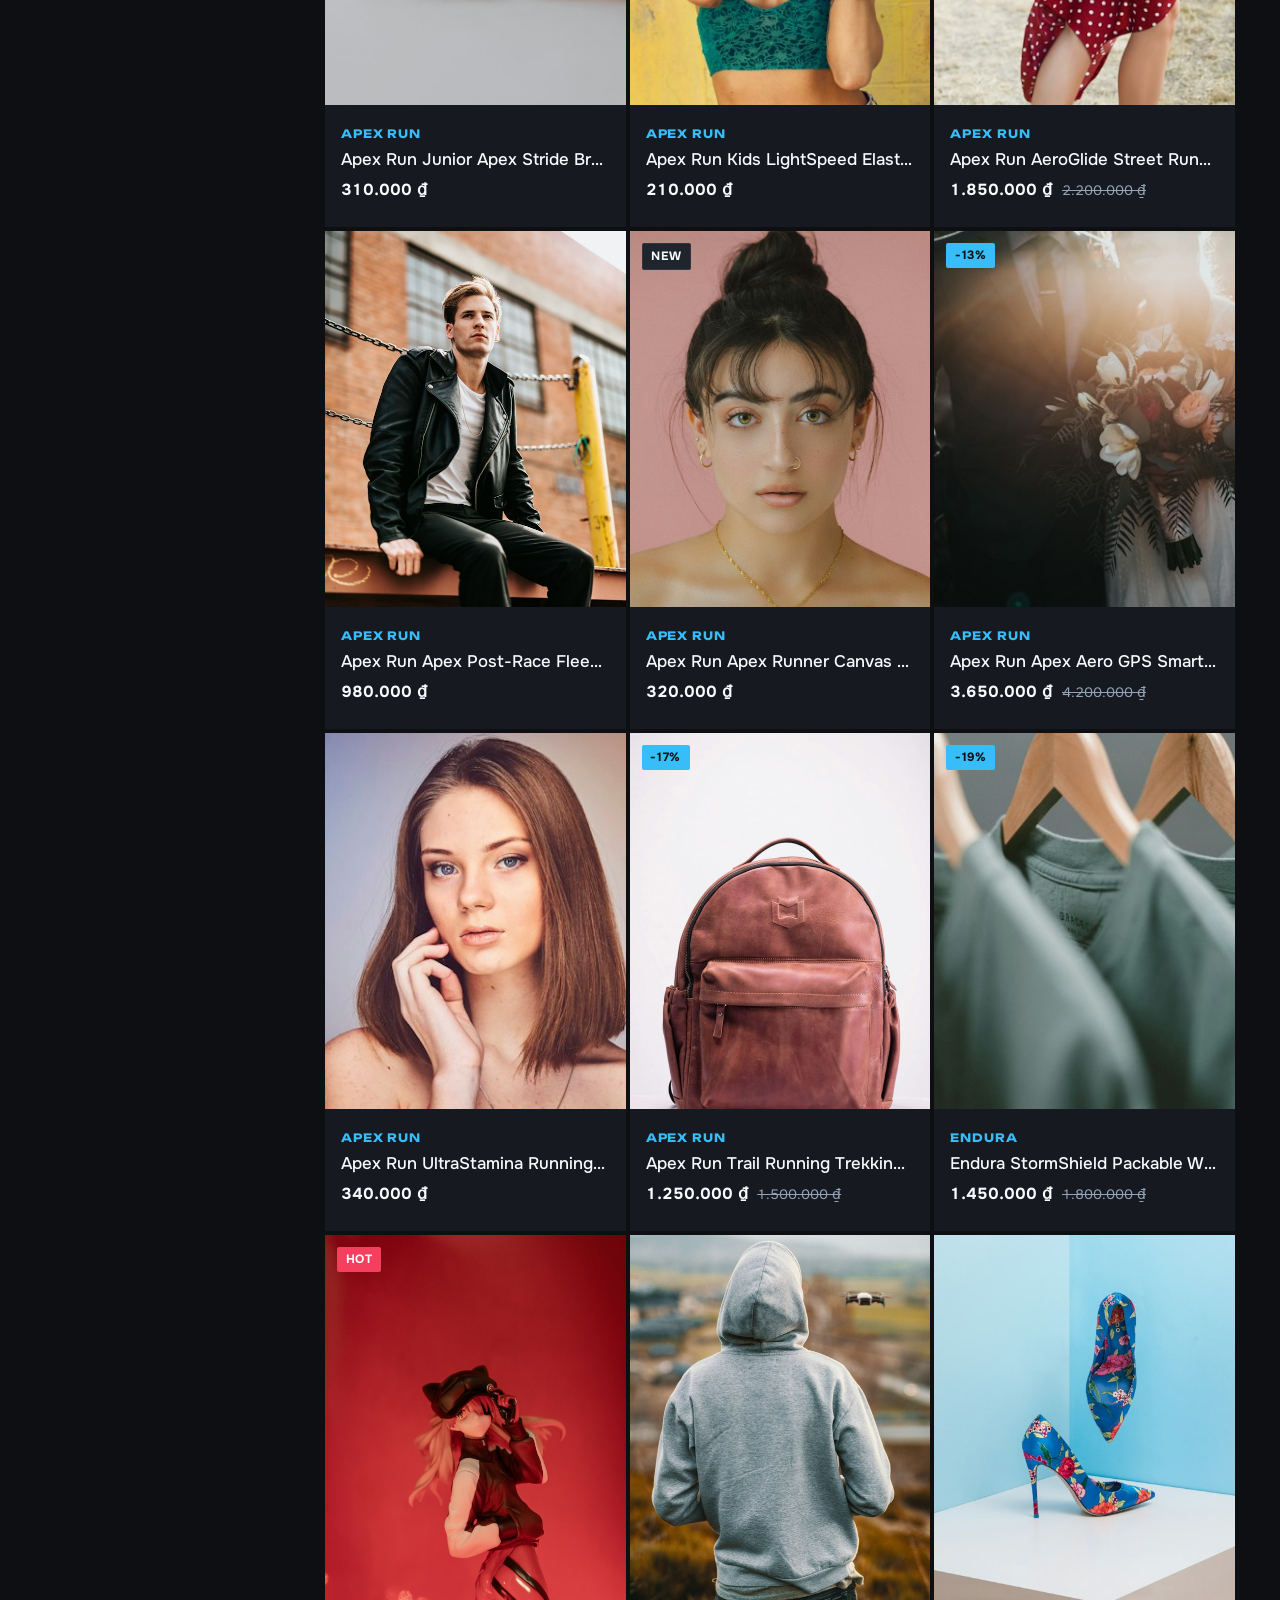
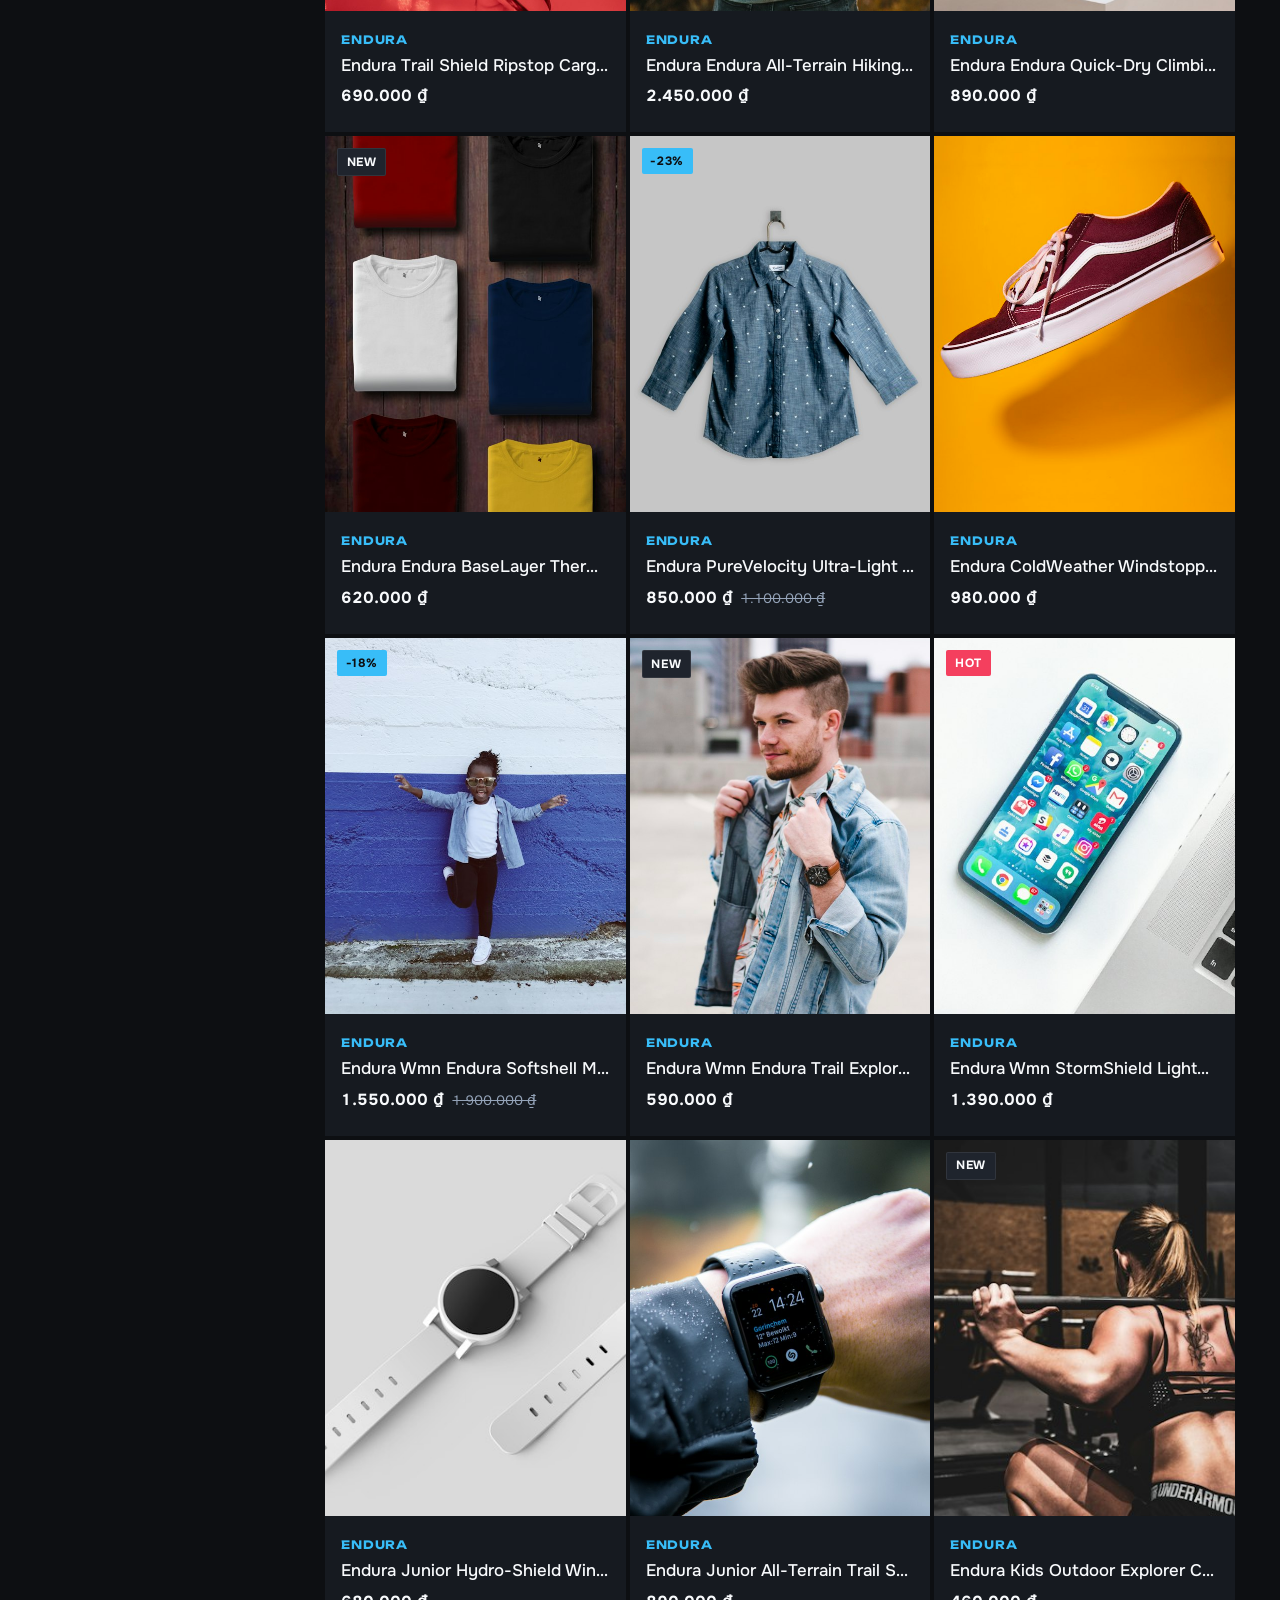
<file: products.html>
<!DOCTYPE html>
<html lang="vi">

<head>
    <meta charset="UTF-8">
    <meta name="viewport" content="width=device-width, initial-scale=1.0">
    <title>Sản Phẩm · LuxeShop Atelier</title>
    <meta name="description" content="Khám phá bộ sưu tập thời trang may đo và phụ kiện cao cấp tại LuxeShop.">
    
    <link rel="preconnect" href="https://fonts.googleapis.com">
    <link rel="preconnect" href="https://fonts.gstatic.com" crossorigin>
    <link href="https://fonts.googleapis.com/css2?family=Unbounded:wght@400;600;700;800;900&family=Onest:wght@300;400;500;600;700&display=swap" rel="stylesheet">
    
    <link rel="stylesheet" href="css/style.css">
    <link rel="stylesheet" href="https://cdnjs.cloudflare.com/ajax/libs/font-awesome/6.4.0/css/all.min.css">
</head>

<body>
    <header>
        <div class="nav-container">
            <a href="index.html" class="logo">
                <i class="fa-solid fa-bolt-lightning"></i> LUXESPORT
            </a>
            <ul class="nav-links">
                <li><a href="products.html?section=men">Men</a></li>
                <li><a href="products.html?section=women">Women</a></li>
                <li><a href="products.html?section=kids">Kids</a></li>
                <li><a href="products.html?section=streetwear">Streetwear</a></li>
                <li><a href="products.html?section=icons">Icons</a></li>
            </ul>
            <div class="header-search">
                <input type="text" placeholder="Tìm giày carbon, đồ nén cơ..." id="header-search-input">
                <button id="header-search-btn" title="Tìm kiếm"><i class="fa-solid fa-magnifying-glass"></i></button>
            </div>
            <div class="nav-actions">
                <button class="theme-toggle" id="theme-toggle" title="Chuyển chế độ giao diện">
                    <i class="fa-solid fa-moon"></i>
                </button>
                <a href="javascript:void(0)" onclick="openSideCart()" class="cart-toggle" title="Giỏ hàng">
                    <i class="fa-solid fa-bag-shopping"></i>
                    <span class="cart-count" id="cart-count">0</span>
                </a>
            </div>
        </div>
    </header>

    <main>
        <section class="archive-editorial-hero">
            <h1 class="archive-monument-title">PERFORMANCE</h1>
            <div class="archive-meta-row">
                <p class="archive-subtitle">Kho vũ khí trang phục thể thao hiệu suất cao tại LuxeSport. Từ áo thun nén cơ AeroDry, quần short chạy cự ly, đến giày đua đệm đĩa carbon phá vỡ mọi giới hạn thể lực.</p>
                <div class="breadcrumbs" id="products-breadcrumbs" data-ui="breadcrumb">
                    <a href="index.html">Trang Chủ</a> <span>/</span>
                    <span style="color:var(--text-main);">Bộ Sưu Tập Thể Thao</span>
                </div>
            </div>
        </section>

        <div class="products-toolbar">
            <div class="products-search-box">
                <input type="text" id="search-input" placeholder="Tìm theo tên sản phẩm, công nghệ...">
                <button id="search-btn" title="Tìm kiếm"><i class="fa-solid fa-magnifying-glass"></i></button>
            </div>
            <div class="products-sort-box">
                <select id="sort-select">
                    <option value="default">Sắp xếp: Mặc định</option>
                    <option value="price-asc">Giá: Thấp đến Cao</option>
                    <option value="price-desc">Giá: Cao đến Thấp</option>
                </select>
            </div>
        </div>

        <div class="filter-status-bar">
            <span id="product-count-badge" class="product-count-badge">Đang hiển thị...</span>
            <div id="active-filter-tags" class="active-filter-tags"></div>
        </div>

        <div class="products-layout">
            <aside class="products-sidebar" id="filter-sidebar">
                <div class="filter-group">
                    <h4>Phân Loại</h4>
                    <ul class="filter-list" id="filter-category">
                        <li><label><input type="checkbox" value="shoes" class="cat-filter"> Giày Thể Thao & Đua</label></li>
                        <li><label><input type="checkbox" value="clothing" class="cat-filter"> Trang Phục Nén Cơ & Training</label></li>
                        <li><label><input type="checkbox" value="accessory" class="cat-filter"> Phụ Kiện Tập Luyện</label></li>
                    </ul>
                </div>

                <div class="filter-group">
                    <h4>Thương Hiệu</h4>
                    <select id="filter-brand" class="sidebar-filter-select">
                        <option value="all">Tất Cả Thương Hiệu</option>
                        <option value="CarbonX Pro">CarbonX Pro</option>
                        <option value="LuxeSport Lab">LuxeSport Lab</option>
                        <option value="AeroTech">AeroTech</option>
                        <option value="Apex Run">Apex Run</option>
                        <option value="Endura">Endura</option>
                    </select>
                </div>

                <div class="filter-group">
                    <h4>Màu Sắc</h4>
                    <select id="filter-color" class="sidebar-filter-select">
                        <option value="all">Tất Cả Màu Sắc</option>
                        <option value="black">Đen (Black)</option>
                        <option value="white">Trắng (White)</option>
                        <option value="blue">Xanh Ice Blue</option>
                        <option value="grey">Xám Bạc (Grey)</option>
                        <option value="red">Đỏ Laser (Red)</option>
                        <option value="green">Xanh Rêu (Olive)</option>
                    </select>
                </div>

                <div class="filter-group">
                    <h4>Khoảng Giá</h4>
                    <select id="filter-price" class="sidebar-filter-select">
                        <option value="all">Tất Cả Mức Giá</option>
                        <option value="under2m">Dưới 2.000.000đ</option>
                        <option value="2m-to-5m">2.000.000đ - 5.000.000đ</option>
                        <option value="over5m">Trên 5.000.000đ</option>
                    </select>
                </div>

                <div class="filter-group">
                    <button id="reset-filter-btn" class="btn btn-secondary" style="width: 100%; justify-content: center; padding: 0.75rem 1rem;" title="Xóa tất cả bộ lọc">
                        <i class="fa-solid fa-rotate-left"></i> Đặt Lại Bộ Lọc
                    </button>
                </div>
            </aside>
            
            <div class="products-main">
                <div class="product-grid" id="all-products">
                    <!-- Sản phẩm được render bằng JS -->
                </div>
            </div>
        </div>
    </main>

    <!-- Fat Footer Directory -->
    <section class="fat-footer">
        <div class="fat-footer-inner">
            <div class="fat-footer-grid">
                <div class="fat-footer-col">
                    <h3><i class="fa-solid fa-person-running"></i> Bộ Môn Thể Thao</h3>
                    <ul>
                        <li><a href="products.html?section=icons">Chạy Bộ Đường Dài (Marathon)</a></li>
                        <li><a href="products.html?section=men">Tập Gym & Thể Lực (CrossFit)</a></li>
                        <li><a href="products.html?section=women">Tennis & Pickleball Court</a></li>
                        <li><a href="products.html?section=women">Yoga & Phục Hồi Cơ</a></li>
                        <li><a href="products.html?section=icons">Chạy Trail & Vượt Núi</a></li>
                    </ul>
                </div>
                <div class="fat-footer-col">
                    <h3><i class="fa-solid fa-shapes"></i> Danh Mục Nổi Bật</h3>
                    <ul>
                        <li><a href="products.html?section=men">Đồ Thể Thao Nam</a></li>
                        <li><a href="products.html?section=women">Đồ Thể Thao Nữ</a></li>
                        <li><a href="products.html?section=kids">Trang Phục Thiếu Nhi</a></li>
                        <li><a href="products.html?section=streetwear">Tech Fleece & Hoodie</a></li>
                        <li><a href="products.html?section=icons">Giày Đĩa Carbon <span class="fat-footer-badge">Pro</span></a></li>
                    </ul>
                </div>
                <div class="fat-footer-col">
                    <h3><i class="fa-solid fa-flask"></i> Phòng Lab & Công Nghệ</h3>
                    <ul>
                        <li><a href="#">Sợi Dệt Thoáng Khí AeroDry</a></li>
                        <li><a href="#">Đĩa Đệm Carbon Tốc Độ</a></li>
                        <li><a href="#">Chống Thấm Nước StormShield</a></li>
                        <li><a href="#">Nén Cơ Sinh Học 4-Way</a></li>
                        <li><a href="#">Vật Liệu Tái Chế Bền Vững</a></li>
                    </ul>
                </div>
                <div class="fat-footer-col">
                    <h3><i class="fa-solid fa-users"></i> Cộng Đồng & Dịch Vụ</h3>
                    <ul>
                        <li><a href="#">LuxeSport Run Club (Hà Nội & TP.HCM)</a></li>
                        <li><a href="#">Đội Ngũ Vận Động Viên Đại Sứ</a></li>
                        <li><a href="#">Hướng Dẫn Đo Size Theo Bộ Môn</a></li>
                        <li><a href="#">Chính Sách Chạy Thử 30 Ngày</a></li>
                        <li><a href="#">Hệ Thống Trải Nghiệm Thể Thao</a></li>
                    </ul>
                </div>
                <div class="fat-footer-col">
                    <h3><i class="fa-solid fa-paper-plane"></i> Bản Tin Tốc Độ</h3>
                    <p style="color:var(--text-muted);font-size:0.85rem;line-height:1.5;margin-bottom:1rem;">Đăng ký để nhận thông tin sớm nhất về các đợt mở bán giày Carbon và giải chạy cộng đồng.</p>
                    <div class="newsletter-form">
                        <input type="email" placeholder="Email của bạn...">
                        <button type="button">Gửi</button>
                    </div>
                </div>
            </div>
        </div>
    </section>

    <!-- Footer with Monument Stamp -->
    <footer>
        <div class="footer-inner">
            <div class="footer-grid">
                <div class="footer-col">
                    <h4>LUXESPORT</h4>
                    <p>
                        Thương hiệu thời trang thể thao hiệu suất cao và phụ kiện tập luyện chuyên nghiệp. Công nghệ bứt tốc, chuẩn mực và bền bỉ.
                    </p>
                    <div class="footer-socials">
                        <a href="#" title="Facebook"><i class="fa-brands fa-facebook-f"></i></a>
                        <a href="#" title="Instagram"><i class="fa-brands fa-instagram"></i></a>
                        <a href="#" title="Strava"><i class="fa-brands fa-strava"></i></a>
                        <a href="#" title="YouTube"><i class="fa-brands fa-youtube"></i></a>
                    </div>
                </div>
                <div class="footer-col">
                    <h4>Về Chúng Tôi</h4>
                    <ul>
                        <li><a href="#">Giới thiệu LuxeSport</a></li>
                        <li><a href="#">Phòng Lab Đổi Mới</a></li>
                        <li><a href="#">Tuyển dụng</a></li>
                        <li><a href="#">Tin tức thể thao</a></li>
                    </ul>
                </div>
                <div class="footer-col">
                    <h4>Hỗ Trợ</h4>
                    <ul>
                        <li><a href="#">Chính sách đổi trả 30 ngày</a></li>
                        <li><a href="#">Bảng kích thước & nén cơ</a></li>
                        <li><a href="#">Câu hỏi thường gặp</a></li>
                        <li><a href="#">Vận chuyển hỏa tốc</a></li>
                    </ul>
                </div>
                <div class="footer-col">
                    <h4>Ứng Dụng LuxeSport</h4>
                    <p>Tải ứng dụng để theo dõi kế hoạch chạy bộ và tích điểm đổi quà thành viên.</p>
                    <div style="margin-top:1rem;display:flex;gap:0.75rem;">
                        <button class="btn btn-secondary" style="padding:0.5rem 1rem;font-size:0.82rem;"><i class="fa-brands fa-apple"></i> iOS App</button>
                        <button class="btn btn-secondary" style="padding:0.5rem 1rem;font-size:0.82rem;"><i class="fa-brands fa-google-play"></i> Android</button>
                    </div>
                </div>
            </div>
            <div class="footer-monument-wrap">
                <div class="footer-monument-text">LUXESPORT</div>
            </div>
            <div class="footer-bottom">
                <p>&copy; 2026 LUXESPORT PERFORMANCE ATELIER. All rights reserved.</p>
                <p>Lập trình cơ sở với JavaScript · WEB1044</p>
            </div>
        </div>
    </footer>

    <script src="js/data.js"></script>
    <script src="js/cart.js"></script>
    <script src="js/validator.js"></script>
    <script src="js/auth.js"></script>
    <script src="js/main.js"></script>
</body>

</html>
</file>
<file: css/style.css>
/* =========================================================================
   LUXESHOP — ART DIRECTION: THE NAME AS A MONUMENT & EDITORIAL LOOKBOOK
   Distilled from curated gallery fashion sites (Awwwards / One Page Love)
   No slop: zero resting shadows, zero glow filters, zero hairline grids, zero neon gradients.
   ========================================================================= */

@import url("https://fonts.googleapis.com/css2?family=Unbounded:wght@400;600;700;800;900&family=Onest:wght@300;400;500;600;700&display=swap");

:root {
  /* Dark Theme Tokens (Cyber Noir & Liquid Chrome) */
  --bg-main: #0d0f12;
  --bg-surface: #161a20;
  --bg-surface-elevated: #1f242d;
  --bg-card: #121418;
  --text-main: #f8fafc;
  --text-muted: #94a3b8;
  --accent: #38bdf8; /* Liquid Chrome / Ice Blue tone */
  --accent-hover: #0ea5e9;
  --accent-ink: #0d0f12;
  --primary: var(--accent); /* Backward compatibility */
  --border: rgba(255, 255, 255, 0.08);
  --border-subtle: rgba(255, 255, 255, 0.04);
  --header-bg: rgba(13, 15, 18, 0.92);

  --font-display: "Unbounded", -apple-system, sans-serif;
  --font-body: "Onest", -apple-system, BlinkMacSystemFont, sans-serif;

  --ease-out: cubic-bezier(0.16, 1, 0.3, 1);
  --container-max: 100%;
  --site-padding: clamp(1.5rem, 3.5vw, 4.5rem);
}

[data-theme="light"] {
  /* Light Theme Tokens (Liquid Alloy & Frost) */
  --bg-main: #f2f4f7;
  --bg-surface: #e4e7ec;
  --bg-surface-elevated: #d8dce2;
  --bg-card: #ffffff;
  --text-main: #0f172a;
  --text-muted: #64748b;
  --accent: #0284c7; /* Deep Cobalt Blue in light mode */
  --accent-hover: #0369a1;
  --accent-ink: #ffffff;
  --primary: var(--accent); /* Backward compatibility */
  --border: rgba(0, 0, 0, 0.08);
  --border-subtle: rgba(0, 0, 0, 0.04);
  --header-bg: rgba(242, 244, 247, 0.94);
}

/* Base Reset */
*,
*::before,
*::after {
  margin: 0;
  padding: 0;
  box-sizing: border-box;
}

html {
  scroll-behavior: smooth;
  font-size: 16px;
  -webkit-font-smoothing: antialiased;
  -moz-osx-font-smoothing: grayscale;
}

body {
  font-family: var(--font-body);
  background-color: var(--bg-main);
  color: var(--text-main);
  line-height: 1.6;
  overflow-x: hidden;
  transition:
    background-color 0.25s var(--ease-out),
    color 0.25s var(--ease-out);
}

img {
  max-width: 100%;
  height: auto;
  display: block;
}

a {
  color: inherit;
  text-decoration: none;
  transition: color 0.2s var(--ease-out);
}

button,
input,
select,
textarea {
  font-family: inherit;
  color: inherit;
}

/* =========================================================================
   HEADER & NAVIGATION — Clean, Flat, Architectural
   ========================================================================= */
header {
  position: sticky;
  top: 0;
  z-index: 1000;
  background: var(--header-bg);
  backdrop-filter: blur(12px);
  -webkit-backdrop-filter: blur(12px);
}

.nav-container {
  max-width: var(--container-max);
  margin: 0 auto;
  padding: 1.1rem var(--site-padding);
  display: flex;
  justify-content: space-between;
  align-items: center;
  gap: 1.5rem;
}

.logo {
  font-family: var(--font-display);
  font-size: 1.25rem;
  font-weight: 800;
  letter-spacing: -0.04em;
  color: var(--text-main);
  display: inline-flex;
  align-items: center;
  gap: 0.6rem;
  text-transform: uppercase;
}

.logo i {
  color: var(--accent);
  font-size: 1.1rem;
}

.nav-links {
  display: flex;
  gap: 2.2rem;
  list-style: none;
}

.nav-links a {
  font-size: 0.95rem;
  font-weight: 500;
  letter-spacing: -0.01em;
  color: var(--text-muted);
  position: relative;
  padding: 0.3rem 0;
}

.nav-links a:hover,
.nav-links a.active {
  color: var(--text-main);
}

.nav-links a.active::after {
  content: "";
  position: absolute;
  bottom: 0;
  left: 0;
  width: 100%;
  height: 2px;
  background: var(--accent);
}

.header-search {
  display: flex;
  align-items: center;
  background: var(--bg-surface);
  border: 1px solid var(--border);
  border-radius: 6px;
  padding: 0 0.75rem;
  width: 260px;
  transition: border-color 0.2s var(--ease-out);
}

.header-search:focus-within {
  border-color: var(--accent);
}

.header-search input {
  flex: 1;
  padding: 0.55rem 0.5rem;
  border: none;
  background: transparent;
  color: var(--text-main);
  outline: none;
  font-size: 0.88rem;
}

.header-search input::placeholder {
  color: var(--text-muted);
}

.header-search button {
  background: none;
  border: none;
  color: var(--text-muted);
  cursor: pointer;
  padding: 0.4rem;
  transition: color 0.2s var(--ease-out);
}

.header-search button:hover {
  color: var(--accent);
}

.nav-actions {
  display: flex;
  align-items: center;
  gap: 1.25rem;
}

.theme-toggle,
.cart-toggle {
  background: none;
  border: none;
  color: var(--text-main);
  cursor: pointer;
  font-size: 1.15rem;
  display: inline-flex;
  align-items: center;
  justify-content: center;
  padding: 0.4rem;
  transition: color 0.2s var(--ease-out);
}

.theme-toggle:hover,
.cart-toggle:hover {
  color: var(--accent);
}

.cart-toggle {
  position: relative;
}

.cart-count {
  position: absolute;
  top: -4px;
  right: -6px;
  background: var(--accent);
  color: var(--accent-ink);
  font-size: 0.65rem;
  font-weight: 700;
  width: 17px;
  height: 17px;
  border-radius: 50%;
  display: flex;
  align-items: center;
  justify-content: center;
}

/* =========================================================================
   AUTH HEADER BUTTONS & USER DROPDOWN
   ========================================================================= */
.header-user-container {
  display: inline-flex;
  align-items: center;
}

.auth-btn-open {
  background: var(--accent);
  border: 1px solid var(--accent);
  color: var(--accent-ink);
  padding: 0.45rem 0.95rem;
  border-radius: 6px;
  cursor: pointer;
  display: inline-flex;
  align-items: center;
  gap: 0.5rem;
  font-size: 0.88rem;
  font-weight: 600;
  transition:
    background-color 0.2s var(--ease-out),
    border-color 0.2s var(--ease-out),
    color 0.2s var(--ease-out);
}

.auth-btn-open:hover {
  background: var(--accent-hover);
  border-color: var(--accent-hover);
  color: var(--accent-ink);
}

.user-dropdown-wrapper {
  position: relative;
}

.user-profile-btn {
  background: var(--bg-surface);
  border: 1px solid var(--border);
  color: var(--accent);
  padding: 0.42rem 0.85rem;
  border-radius: 6px;
  cursor: pointer;
  display: inline-flex;
  align-items: center;
  gap: 0.5rem;
  font-size: 0.88rem;
  font-weight: 600;
  transition: border-color 0.2s var(--ease-out);
}

.user-profile-btn:hover {
  border-color: var(--accent);
}

.user-name-short {
  max-width: 90px;
  overflow: hidden;
  text-overflow: ellipsis;
  white-space: nowrap;
}

.dropdown-arrow {
  font-size: 0.65rem;
}

.user-dropdown-menu {
  position: absolute;
  top: calc(100% + 8px);
  right: 0;
  width: 220px;
  background: var(--bg-surface);
  border: 1px solid var(--border);
  border-radius: 8px;
  padding: 0.6rem 0;
  display: none;
  flex-direction: column;
  z-index: 1001;
  box-shadow: 0 12px 30px rgba(0, 0, 0, 0.4); /* taste-skill-ignore */
}

.user-dropdown-menu.active {
  display: flex;
}

.user-dropdown-header {
  padding: 0.6rem 1rem;
}

.user-dropdown-header strong {
  display: block;
  font-size: 0.92rem;
  color: var(--text-main);
}

.user-dropdown-header small {
  color: var(--text-muted);
  font-size: 0.78rem;
}

.user-dropdown-divider {
  margin: 0.5rem 0;
}

.user-dropdown-item {
  padding: 0.55rem 1rem;
  font-size: 0.88rem;
  display: flex;
  align-items: center;
  gap: 0.6rem;
  color: var(--text-main);
}

.user-dropdown-item:hover {
  background: var(--bg-surface-elevated);
}

.user-dropdown-item.text-danger {
  color: #f87171;
}

/* =========================================================================
   HERO SECTION — The Monument & Editorial Statement
   ========================================================================= */
.editorial-hero {
  max-width: var(--container-max);
  margin: 0 auto;
  padding: 3.5rem var(--site-padding) 5rem;
  position: relative;
}

.hero-monument-wrap {
  text-align: center;
  margin-bottom: 2.5rem;
}

.hero-monument-title {
  font-family: var(--font-display);
  font-size: clamp(3rem, 10vw, 13rem);
  font-weight: 900;
  letter-spacing: -0.05em;
  line-height: 0.92;
  text-transform: uppercase;
  color: var(--text-main);
  margin-bottom: 1.25rem;
}

.hero-editorial-sub {
  display: flex;
  justify-content: space-between;
  align-items: flex-end;
  gap: 2rem;
  max-width: 100%;
  margin-top: 1.5rem;
  padding-top: 1.5rem;
}

.hero-editorial-desc {
  font-size: clamp(1rem, 1.2vw, 1.25rem);
  font-weight: 300;
  max-width: 680px;
  color: var(--text-muted);
  line-height: 1.5;
  text-align: left;
}

.hero-editorial-actions {
  display: flex;
  gap: 1rem;
  align-items: center;
}

.btn {
  display: inline-flex;
  align-items: center;
  justify-content: center;
  gap: 0.6rem;
  padding: 0.85rem 1.8rem;
  border-radius: 4px;
  font-size: 0.9rem;
  font-weight: 600;
  letter-spacing: 0.02em;
  cursor: pointer;
  border: 1px solid transparent;
  transition:
    background-color 0.2s var(--ease-out),
    color 0.2s var(--ease-out),
    border-color 0.2s var(--ease-out);
  text-decoration: none;
}

.btn-primary {
  background: var(--accent);
  color: var(--accent-ink);
  border-color: var(--accent);
}

.btn-primary:hover {
  background: var(--accent-hover);
  border-color: var(--accent-hover);
}

.btn-secondary {
  background: transparent;
  color: var(--text-main);
  border-color: var(--border);
}

.btn-secondary:hover {
  background: var(--bg-surface);
  border-color: var(--text-main);
}

.hero-lookbook-frame {
  margin-top: 2rem;
  width: 100%;
  aspect-ratio: 21 / 9;
  max-height: 680px;
  background: var(--bg-surface);
  overflow: hidden;
  border-radius: 4px;
  position: relative;
}

.hero-lookbook-img {
  width: 100%;
  height: 100%;
  object-fit: cover;
  object-position: center 30%;
  filter: contrast(1.02);
}

.hero-frame-caption {
  position: absolute;
  bottom: 1.5rem;
  left: 1.5rem;
  background: rgba(15, 15, 16, 0.75);
  backdrop-filter: blur(8px);
  padding: 0.5rem 1rem;
  border-radius: 2px;
  font-size: 0.88rem;
  color: #f5f5f7;
}

/* =========================================================================
   MAIN LAYOUT & SECTION HEADINGS
   ========================================================================= */
main {
  max-width: var(--container-max);
  margin: 0 auto;
  padding: 0 var(--site-padding) 5rem;
}

.section-header-editorial {
  display: flex;
  justify-content: space-between;
  align-items: flex-end;
  margin-bottom: 2.5rem;
  padding-bottom: 0.5rem;
}

.section-title {
  font-family: var(--font-display);
  font-size: clamp(1.5rem, 3.2vw, 2.4rem);
  font-weight: 800;
  letter-spacing: -0.03em;
  color: var(--text-main);
  text-transform: uppercase;
  line-height: 1.1;
}

.section-meta {
  color: var(--text-muted);
  font-size: 0.88rem;
  font-weight: 400;
}

.section-link-more {
  color: var(--accent);
  font-size: 0.9rem;
  font-weight: 600;
  display: inline-flex;
  align-items: center;
  gap: 0.4rem;
}

.section-link-more:hover {
  color: var(--accent-hover);
}

/* =========================================================================
   CURATED CAPSULE SECTION (Replaces tacky Flash Sale)
   ========================================================================= */
.capsule-section {
  background: transparent;
  padding: 0;
  margin-bottom: 5rem;
}

.capsule-header {
  display: flex;
  justify-content: space-between;
  align-items: center;
  flex-wrap: wrap;
  gap: 1.5rem;
  margin-bottom: 2rem;
}

.capsule-badge-label {
  font-size: 0.75rem;
  letter-spacing: 0.12em;
  text-transform: uppercase;
  color: var(--accent);
  font-weight: 700;
  display: block;
  margin-bottom: 0.25rem;
}

.capsule-title {
  font-family: var(--font-display);
  font-size: clamp(1.4rem, 2.5vw, 2rem);
  font-weight: 800;
  letter-spacing: -0.03em;
  text-transform: uppercase;
}

.capsule-timer {
  display: flex;
  align-items: center;
  gap: 1.25rem;
}

.capsule-time-unit {
  display: flex;
  align-items: baseline;
  gap: 0.25rem;
}

.capsule-time-unit .num {
  font-family: var(--font-display);
  font-size: 1.5rem;
  font-weight: 700;
  color: var(--accent);
  font-variant-numeric: tabular-nums;
}

.capsule-time-unit .label {
  font-size: 0.75rem;
  color: var(--text-muted);
  text-transform: uppercase;
}

.capsule-swiper-wrap {
  position: relative;
}
.flash-sale-nav {
  display: flex;
  gap: 0.5rem;
  justify-content: flex-end;
  margin-top: 1rem;
}

.flash-sale-nav button {
  background: var(--bg-surface-elevated);
  border: 1px solid var(--border);
  color: var(--text-main);
  width: 40px;
  height: 40px;
  border-radius: 4px;
  cursor: pointer;
  display: flex;
  align-items: center;
  justify-content: center;
  transition:
    background-color 0.2s var(--ease-out),
    border-color 0.2s var(--ease-out);
}

.flash-sale-nav button:hover {
  border-color: var(--accent);
  color: var(--accent);
}

/* =========================================================================
   PRODUCT CARDS & GRIDS — Ultra-Tight Brutalist Sportswear Grid
   ========================================================================= */
.product-grid {
  display: grid;
  grid-template-columns: repeat(3, 1fr);
  gap: 4px;
  margin-bottom: 5rem;
}

.product-card {
  position: relative;
  display: flex;
  flex-direction: column;
  cursor: pointer;
  background: var(--bg-surface);
  overflow: hidden;
  transition: opacity 0.2s var(--ease-out);
}

.product-card:hover {
  opacity: 0.95;
}

.product-img-wrapper {
  position: relative;
  aspect-ratio: 4 / 5;
  background: var(--bg-card);
  overflow: hidden;
  margin-bottom: 0;
}

.product-img-wrapper img {
  width: 100%;
  height: 100%;
  object-fit: cover;
  display: block;
}

.product-img-wrapper .img-hover {
  position: absolute;
  inset: 0;
  opacity: 0;
  transition: opacity 0.3s var(--ease-out);
}

.product-card:hover .product-img-wrapper .img-hover {
  opacity: 1;
}

/* Remove hover zoom completely per request */
.product-card:hover .product-img-wrapper img {
  transform: none;
}

/* Understated corner badge */
.product-badge {
  position: absolute;
  top: 0.75rem;
  left: 0.75rem;
  z-index: 2;
  font-size: 0.75rem;
  font-weight: 700;
  letter-spacing: 0.05em;
  padding: 0.2rem 0.55rem;
  border-radius: 2px;
  text-transform: uppercase;
}

.badge-sale {
  background: var(--accent);
  color: var(--accent-ink);
}

.badge-new {
  background: var(--bg-surface-elevated);
  color: var(--text-main);
  border: 1px solid var(--border);
}

.badge-hot {
  background: #f43f5e;
  color: #ffffff;
}

/* Hide hover add to cart button completely per request */
.product-action-bar {
  display: none !important;
}

.product-info {
  display: flex;
  flex-direction: column;
  gap: 0.35rem;
  padding: 1.25rem 1rem 1.5rem;
  background: var(--bg-surface);
}

.product-brand {
  font-family: var(--font-display);
  font-size: 0.72rem;
  font-weight: 700;
  letter-spacing: 0.08em;
  text-transform: uppercase;
  color: var(--accent);
}

.product-title {
  font-size: 1.05rem;
  font-weight: 500;
  color: var(--text-main);
  line-height: 1.35;
  overflow: hidden;
  text-overflow: ellipsis;
  white-space: nowrap;
}

.product-title a:hover {
  color: var(--accent);
}

.price-container {
  display: flex;
  align-items: baseline;
  gap: 0.6rem;
  font-variant-numeric: tabular-nums;
}

.product-price {
  font-size: 1rem;
  font-weight: 700;
  color: var(--text-main);
}

.product-old-price {
  font-size: 0.85rem;
  color: var(--text-muted);
  text-decoration: line-through;
}

/* Editorial Story / Asymmetrical Showcase Block */
.editorial-story-banner {
  display: grid;
  grid-template-columns: 1.1fr 0.9fr;
  gap: 3.5rem;
  align-items: center;
  background: transparent;
  padding: 0;
  margin-bottom: 5rem;
}

.story-lead-tag {
  font-size: 0.78rem;
  letter-spacing: 0.1em;
  text-transform: uppercase;
  color: var(--accent);
  font-weight: 700;
  margin-bottom: 0.75rem;
  display: block;
}

.story-headline {
  font-family: var(--font-display);
  font-size: clamp(1.8rem, 3.2vw, 2.8rem);
  font-weight: 800;
  letter-spacing: -0.03em;
  line-height: 1.15;
  color: var(--text-main);
  margin-bottom: 1.25rem;
}

.story-paragraph {
  color: var(--text-muted);
  font-size: 1.05rem;
  line-height: 1.6;
  margin-bottom: 2rem;
}

.story-media-wrap {
  aspect-ratio: 4 / 3;
  border-radius: 4px;
  overflow: hidden;
  background: var(--bg-surface-elevated);
}

.story-media-wrap img {
  width: 100%;
  height: 100%;
  object-fit: cover;
}

/* =========================================================================
   PRODUCTS PAGE (products.html) — Monument Archive & Minimalist Studio Filter
   ========================================================================= */
.archive-editorial-hero {
  margin-bottom: 3.5rem;
  padding: 1.5rem 0 2rem;
}

.archive-monument-title {
  font-family: var(--font-display);
  font-size: clamp(3.2rem, 8vw, 11rem);
  font-weight: 900;
  letter-spacing: -0.04em;
  line-height: 0.92;
  color: var(--text-main);
  text-transform: uppercase;
  margin-bottom: 1.25rem;
}

.archive-meta-row {
  display: flex;
  justify-content: space-between;
  align-items: flex-end;
  gap: 2rem;
  flex-wrap: wrap;
}

.archive-subtitle {
  font-size: clamp(1rem, 1.2vw, 1.15rem);
  color: var(--text-muted);
  max-width: 780px;
  line-height: 1.5;
}

.breadcrumbs {
  display: flex;
  gap: 0.5rem;
  align-items: center;
  font-size: 0.95rem;
  color: var(--text-muted);
}

.breadcrumbs a:hover {
  color: var(--text-main);
}

.products-toolbar {
  display: flex;
  justify-content: space-between;
  align-items: center;
  gap: 1.5rem;
  margin-bottom: 2rem;
  flex-wrap: wrap;
}

.products-search-box {
  flex: 1;
  max-width: 520px;
  display: flex;
  align-items: center;
  background: var(--bg-surface);
  border: 1px solid var(--border);
  border-radius: 4px;
  padding: 0 0.85rem;
  transition: border-color 0.2s var(--ease-out);
}

.products-search-box:focus-within {
  border-color: var(--accent);
}

.products-search-box input {
  flex: 1;
  padding: 0.8rem 0.5rem;
  border: none;
  background: transparent;
  color: var(--text-main);
  outline: none;
  font-size: 0.92rem;
  font-family: var(--font-body);
}

.products-search-box button {
  background: none;
  border: none;
  color: var(--text-muted);
  cursor: pointer;
  padding: 0.4rem;
  font-size: 1rem;
  transition: color 0.15s;
}

.products-search-box button:hover {
  color: var(--accent);
}

.products-sort-box select,
.sidebar-filter-select {
  width: 100%;
  padding: 0.75rem 1rem;
  background: var(--bg-surface);
  border: 1px solid var(--border);
  border-radius: 4px;
  color: var(--text-main);
  outline: none;
  cursor: pointer;
  font-size: 0.9rem;
  font-family: var(--font-body);
  transition: border-color 0.2s var(--ease-out);
}

.products-sort-box select {
  width: auto;
  min-width: 200px;
}

.products-sort-box select:hover,
.products-sort-box select:focus,
.sidebar-filter-select:hover,
.sidebar-filter-select:focus {
  border-color: var(--accent);
}

.filter-status-bar {
  display: flex;
  align-items: center;
  justify-content: space-between;
  gap: 1rem;
  flex-wrap: wrap;
  margin-top: -0.5rem;
  margin-bottom: 2rem;
}

.product-count-badge {
  font-size: 0.85rem;
  font-weight: 600;
  color: var(--accent);
  background: rgba(56, 189, 248, 0.1);
  padding: 0.4rem 0.9rem;
  border-radius: 4px;
  letter-spacing: 0.03em;
}

.active-filter-tags {
  display: flex;
  gap: 0.5rem;
  flex-wrap: wrap;
}

.filter-tag-pill {
  font-size: 0.78rem;
  background: var(--bg-surface-elevated);
  color: var(--text-main);
  padding: 0.3rem 0.75rem;
  border-radius: 4px;
  display: inline-flex;
  align-items: center;
  gap: 0.45rem;
}

.filter-tag-pill button {
  background: none;
  border: none;
  color: var(--text-muted);
  cursor: pointer;
  font-size: 0.8rem;
  padding: 0;
  display: flex;
  align-items: center;
  transition: color 0.15s;
}

.filter-tag-pill button:hover {
  color: var(--accent);
}

.products-layout {
  display: grid;
  grid-template-columns: 240px 1fr;
  gap: 2.5rem;
  align-items: start;
}

.products-sidebar {
  display: flex;
  flex-direction: column;
  gap: 2rem;
}

.filter-group h4 {
  font-family: var(--font-display);
  font-size: 0.88rem;
  font-weight: 700;
  letter-spacing: 0.05em;
  text-transform: uppercase;
  margin-bottom: 1rem;
  color: var(--text-main);
}

.filter-list {
  list-style: none;
  display: flex;
  flex-direction: column;
  gap: 0.65rem;
}

.filter-list label {
  display: flex;
  align-items: center;
  gap: 0.6rem;
  font-size: 1rem;
  color: var(--text-muted);
  cursor: pointer;
  transition: color 0.15s;
}

.filter-list label:hover {
  color: var(--text-main);
}

.filter-list input[type="checkbox"],
.filter-list input[type="radio"] {
  accent-color: var(--accent);
  cursor: pointer;
}

/* =========================================================================
   PRODUCT DETAIL PAGE (product-detail.html)
   ========================================================================= */
.product-detail-layout,
.product-detail-content {
  display: grid;
  grid-template-columns: 1.1fr 1fr;
  gap: 4rem;
  align-items: start;
  margin-bottom: 5rem;
}

.detail-gallery,
.product-detail-image {
  background: var(--bg-surface);
  border-radius: 4px;
  overflow: hidden;
  aspect-ratio: 3 / 4;
}

.detail-gallery img,
.product-detail-image img {
  width: 100%;
  height: 100%;
  object-fit: cover;
}

.detail-content,
.product-detail-info {
  display: flex;
  flex-direction: column;
  gap: 1.5rem;
}

.detail-category-tag {
  font-size: 0.8rem;
  text-transform: uppercase;
  letter-spacing: 0.08em;
  color: var(--accent);
  font-weight: 700;
}

.detail-title,
.product-detail-title {
  font-family: var(--font-display);
  font-size: clamp(1.35rem, 2.8vw, 2.6rem);
  font-weight: 800;
  letter-spacing: -0.03em;
  line-height: 1.15;
}

.detail-price-wrap {
  display: flex;
  align-items: baseline;
  gap: 1rem;
  font-variant-numeric: tabular-nums;
}

.detail-price-main,
.product-detail-price {
  font-size: 1.6rem;
  font-weight: 700;
  color: var(--text-main);
}

.detail-price-old,
.product-detail-old-price {
  font-size: 1.1rem;
  color: var(--text-muted);
  text-decoration: line-through;
}

.detail-desc {
  color: var(--text-muted);
  font-size: 0.98rem;
  line-height: 1.6;
}

.option-group-label {
  font-size: 0.88rem;
  font-weight: 600;
  margin-bottom: 0.6rem;
  color: var(--text-main);
}

.size-options {
  display: flex;
  gap: 0.6rem;
  flex-wrap: wrap;
}

.size-btn {
  background: var(--bg-surface);
  border: 1px solid var(--border);
  color: var(--text-main);
  padding: 0.6rem 1.1rem;
  border-radius: 3px;
  cursor: pointer;
  font-weight: 600;
  font-size: 0.9rem;
  transition: all 0.15s var(--ease-out);
}

.size-btn:hover {
  border-color: var(--accent);
}

.size-btn.active {
  background: var(--accent);
  color: var(--accent-ink);
  border-color: var(--accent);
}

.color-options {
  display: flex;
  gap: 0.75rem;
  align-items: center;
}

.color-btn {
  width: 32px;
  height: 32px;
  border-radius: 50%;
  border: 2px solid var(--border);
  cursor: pointer;
  transition:
    transform 0.2s var(--ease-out),
    border-color 0.2s;
}

.color-btn:hover {
  transform: scale(1.1);
  border-color: var(--text-main);
}

.color-btn.active {
  transform: scale(1.15);
  border-color: var(--accent);
  outline: 2px solid var(--accent);
  outline-offset: 2px;
}

/* =========================================================================
   CART & CHECKOUT PAGES
   ========================================================================= */
.cart-layout,
.checkout-layout {
  display: grid;
  grid-template-columns: 1.5fr 1fr;
  gap: 3rem;
  align-items: start;
}

.cart-table-wrap,
.checkout-form-wrap {
  background: var(--bg-surface);
  border-radius: 6px;
  padding: 2rem;
}

.cart-item {
  display: grid;
  grid-template-columns: 80px 1fr auto auto;
  gap: 1.5rem;
  align-items: center;
  padding: 1.25rem 0;
}

.cart-item img {
  width: 80px;
  aspect-ratio: 3 / 4;
  object-fit: cover;
  border-radius: 2px;
  background: var(--bg-surface-elevated);
}

.cart-summary {
  background: var(--bg-surface);
  border-radius: 6px;
  padding: 2rem;
}

.summary-row {
  display: flex;
  justify-content: space-between;
  margin-bottom: 1rem;
  font-size: 0.95rem;
  color: var(--text-muted);
}

.summary-total {
  font-size: 1.25rem;
  font-weight: 700;
  color: var(--text-main);
  padding: 1rem 1.25rem;
  background: var(--bg-surface-elevated);
  border-radius: 4px;
  margin-top: 1.5rem;
}

.qty-control {
  display: inline-flex;
  align-items: center;
  border: 1px solid var(--border);
  border-radius: 4px;
  background: var(--bg-surface-elevated);
}

.qty-btn {
  background: none;
  border: none;
  width: 32px;
  height: 32px;
  cursor: pointer;
  color: var(--text-main);
  font-size: 1rem;
}

.qty-input {
  width: 36px;
  text-align: center;
  border: none;
  background: transparent;
  color: var(--text-main);
  font-weight: 600;
  outline: none;
}

/* =========================================================================
   AUTH MODAL & FORMS
   ========================================================================= */
.auth-modal-overlay {
  position: fixed;
  inset: 0;
  background: rgba(10, 10, 12, 0.85);
  backdrop-filter: blur(8px);
  -webkit-backdrop-filter: blur(8px);
  z-index: 9999;
  display: flex;
  align-items: center;
  justify-content: center;
  padding: 1rem;
  opacity: 0;
  visibility: hidden;
  transition:
    opacity 0.25s var(--ease-out),
    visibility 0.25s;
}

.auth-modal-overlay.active {
  opacity: 1;
  visibility: visible;
}

.auth-modal {
  background: var(--bg-surface);
  border: 1px solid var(--border);
  border-radius: 8px;
  width: 100%;
  max-width: 440px;
  padding: 2.5rem 2rem;
  position: relative;
  box-shadow: 0 20px 40px rgba(0, 0, 0, 0.5); /* taste-skill-ignore */
  transform: translateY(12px);
  transition: transform 0.25s var(--ease-out);
}

.auth-modal-overlay.active .auth-modal {
  transform: translateY(0);
}

.auth-modal-close {
  position: absolute;
  top: 1rem;
  right: 1rem;
  background: transparent;
  border: none;
  color: var(--text-muted);
  font-size: 1.1rem;
  cursor: pointer;
  width: 32px;
  height: 32px;
  display: flex;
  align-items: center;
  justify-content: center;
  transition: color 0.15s;
}

.auth-modal-close:hover {
  color: var(--text-main);
}

.auth-tabs {
  display: grid;
  grid-template-columns: 1fr 1fr;
  background: var(--bg-surface-elevated);
  padding: 4px;
  border-radius: 6px;
  margin-bottom: 1.5rem;
}

.auth-tab-btn {
  background: transparent;
  border: none;
  color: var(--text-muted);
  padding: 0.6rem;
  font-size: 0.9rem;
  font-weight: 600;
  border-radius: 4px;
  cursor: pointer;
  transition:
    background-color 0.2s,
    color 0.2s;
}

.auth-tab-btn.active {
  background: var(--accent);
  color: var(--accent-ink);
}

.auth-banner-title h3 {
  font-family: var(--font-display);
  font-size: 1.25rem;
  font-weight: 700;
  margin-bottom: 0.3rem;
}

.auth-banner-title p {
  color: var(--text-muted);
  font-size: 0.85rem;
  margin-bottom: 1.25rem;
}

.auth-form {
  display: none;
  flex-direction: column;
  gap: 1rem;
}

.auth-form.active {
  display: flex;
}

.auth-field {
  display: flex;
  flex-direction: column;
  gap: 0.35rem;
}

.auth-field label {
  font-size: 0.82rem;
  font-weight: 600;
  color: var(--text-main);
}

.auth-field input {
  background: var(--bg-surface-elevated);
  border: 1px solid var(--border);
  color: var(--text-main);
  padding: 0.75rem 0.9rem;
  border-radius: 4px;
  font-size: 0.92rem;
  outline: none;
  transition: border-color 0.2s;
}

.auth-field input:focus {
  border-color: var(--accent);
}

.auth-field.has-error input,
.auth-field.has-error textarea,
.form-group.error input,
.form-group.error textarea {
  border-color: #ef4444 !important;
}

.auth-error-msg,
.form-group .error-message {
  display: none;
  font-size: 0.78rem;
  color: #ef4444;
  margin-top: 0.35rem;
}

.form-group.error .error-message,
.form-group.has-error .error-message,
.auth-field.has-error .auth-error-msg,
.auth-field.error .auth-error-msg {
  display: block;
}

.password-input-wrapper {
  position: relative;
  display: flex;
  align-items: center;
}

.password-input-wrapper input {
  width: 100%;
  padding-right: 2.5rem;
}

.toggle-password {
  position: absolute;
  right: 0.75rem;
  background: none;
  border: none;
  color: var(--text-muted);
  cursor: pointer;
}

.auth-submit-btn {
  width: 100%;
  background: var(--accent);
  color: var(--accent-ink);
  border: 1px solid var(--accent);
  padding: 0.85rem 1.5rem;
  border-radius: 6px;
  font-size: 0.95rem;
  font-weight: 700;
  cursor: pointer;
  margin-top: 0.5rem;
  display: flex;
  align-items: center;
  justify-content: center;
  text-decoration: none;
  transition:
    background-color 0.2s var(--ease-out),
    border-color 0.2s var(--ease-out),
    transform 0.15s ease;
}

.auth-submit-btn:hover {
  background: var(--accent-hover);
  border-color: var(--accent-hover);
  color: var(--accent-ink);
  transform: translateY(-1px);
}

.auth-switch-prompt {
  text-align: center;
  font-size: 0.85rem;
  color: var(--text-muted);
  margin-top: 0.5rem;
}

.auth-switch-prompt a,
.auth-link-forgot {
  color: var(--accent);
  font-weight: 600;
  text-decoration: none;
  transition: color 0.15s ease;
}

.auth-switch-prompt a:hover,
.auth-link-forgot:hover {
  text-decoration: underline;
  color: var(--accent-hover);
}

.auth-action-row {
  display: flex;
  justify-content: space-between;
  align-items: center;
  font-size: 0.85rem;
}

.remember-me {
  display: flex;
  align-items: center;
  gap: 0.4rem;
  cursor: pointer;
  color: var(--text-muted);
}

/* =========================================================================
   QUICK VIEW MODAL — Editorial Product Preview
   ========================================================================= */
.quickview-overlay {
  position: fixed;
  inset: 0;
  background: rgba(10, 10, 12, 0.85);
  backdrop-filter: blur(8px); /* taste-skill-ignore */
  -webkit-backdrop-filter: blur(8px); /* taste-skill-ignore */
  z-index: 10005;
  display: flex;
  align-items: center;
  justify-content: center;
  padding: 1.5rem;
  opacity: 0;
  visibility: hidden;
  transition:
    opacity 0.25s var(--ease-out),
    visibility 0.25s;
}

.quickview-overlay.active {
  opacity: 1;
  visibility: visible;
}

.quickview-modal {
  background: var(--bg-surface);
  border: 1px solid var(--border);
  border-radius: 8px;
  width: 100%;
  max-width: 840px;
  max-height: 90vh;
  display: grid;
  grid-template-columns: 1fr 1.15fr;
  position: relative;
  overflow: hidden;
  box-shadow: 0 25px 50px rgba(0, 0, 0, 0.55); /* taste-skill-ignore */
  transform: translateY(14px);
  transition: transform 0.25s var(--ease-out);
}

.quickview-overlay.active .quickview-modal {
  transform: translateY(0);
}

.quickview-close {
  position: absolute;
  top: 1rem;
  right: 1rem;
  z-index: 10;
  width: 36px;
  height: 36px;
  background: var(--bg-surface-elevated);
  border: 1px solid var(--border);
  border-radius: 50%;
  color: var(--text-main);
  display: flex;
  align-items: center;
  justify-content: center;
  font-size: 1rem;
  cursor: pointer;
  transition:
    background-color 0.15s,
    color 0.15s,
    border-color 0.15s;
}

.quickview-close:hover {
  background: var(--accent);
  color: var(--accent-ink);
  border-color: var(--accent);
}

.quickview-image {
  background: var(--bg-card);
  position: relative;
  display: flex;
  align-items: center;
  justify-content: center;
  overflow: hidden;
  min-height: 420px;
}

.quickview-image img {
  width: 100%;
  height: 100%;
  object-fit: cover;
  display: block;
}

.quickview-details {
  padding: 2.25rem 2rem;
  display: flex;
  flex-direction: column;
  justify-content: center;
  gap: 1.15rem;
  overflow-y: auto;
}

.quickview-title {
  font-family: var(--font-display);
  font-size: 1.35rem;
  font-weight: 700;
  letter-spacing: -0.02em;
  line-height: 1.3;
  color: var(--text-main);
  margin: 0;
}

.quickview-price-wrap {
  display: flex;
  align-items: baseline;
  gap: 0.75rem;
}

.quickview-price {
  font-family: var(--font-display);
  font-size: 1.3rem;
  font-weight: 700;
  color: var(--accent);
}

.quickview-old-price {
  font-size: 0.95rem;
  color: var(--text-muted);
  text-decoration: line-through;
}

.quickview-options h4 {
  font-size: 0.8rem;
  font-weight: 600;
  text-transform: uppercase;
  letter-spacing: 0.05em;
  color: var(--text-muted);
  margin-bottom: 0.5rem;
}

.quickview-colors {
  display: flex;
  gap: 0.6rem;
  align-items: center;
}

.qv-color-btn {
  width: 30px;
  height: 30px;
  border-radius: 50%;
  border: 2px solid var(--border);
  cursor: pointer;
  transition:
    transform 0.2s var(--ease-out),
    border-color 0.2s var(--ease-out);
}

.qv-color-btn:hover {
  transform: scale(1.1);
}

.qv-color-btn.active {
  border-color: var(--accent);
  outline: 2px solid var(--accent);
  outline-offset: 2px;
}

.quickview-sizes {
  display: flex;
  gap: 0.5rem;
  flex-wrap: wrap;
}

.qv-size-btn {
  background: var(--bg-surface-elevated);
  border: 1px solid var(--border);
  color: var(--text-main);
  padding: 0.45rem 0.9rem;
  border-radius: 4px;
  font-size: 0.85rem;
  font-weight: 500;
  cursor: pointer;
  transition:
    background-color 0.2s var(--ease-out),
    color 0.2s var(--ease-out),
    border-color 0.2s var(--ease-out);
}

.qv-size-btn:hover {
  border-color: var(--accent);
  color: var(--accent);
}

.qv-size-btn.active {
  background: var(--accent);
  border-color: var(--accent);
  color: var(--accent-ink);
  font-weight: 700;
}

.quickview-add-btn {
  background: var(--accent);
  color: var(--accent-ink);
  border: none;
  padding: 0.85rem 1.5rem;
  border-radius: 4px;
  font-weight: 600;
  font-size: 0.95rem;
  cursor: pointer;
  display: inline-flex;
  align-items: center;
  justify-content: center;
  gap: 0.6rem;
  transition: background-color 0.2s var(--ease-out);
  width: 100%;
}

.quickview-add-btn:hover {
  background: var(--accent-hover);
}

.quickview-detail-link {
  text-align: center;
  color: var(--text-muted);
  font-size: 0.9rem;
  font-weight: 500;
  transition: color 0.2s var(--ease-out);
  display: inline-flex;
  align-items: center;
  justify-content: center;
  gap: 0.4rem;
}

.quickview-detail-link:hover {
  color: var(--accent);
}

@media (max-width: 768px) {
  .quickview-modal {
    grid-template-columns: 1fr;
    max-height: 85vh;
    overflow-y: auto;
  }
  .quickview-image {
    min-height: 240px;
    max-height: 280px;
  }
  .quickview-details {
    padding: 1.5rem 1.25rem;
  }
}

/* =========================================================================
   FOOTER — Columns Above, Monument Below
   ========================================================================= */
/* =========================================================================
   FAT FOOTER — Multi-Column Sportswear Directory
   ========================================================================= */
.fat-footer {
  background: var(--bg-surface-elevated);
  padding: 5rem var(--site-padding) 4.5rem;
  margin-top: 6rem;
}

.fat-footer-inner {
  max-width: var(--container-max);
  margin: 0 auto;
}

.fat-footer-grid {
  display: grid;
  grid-template-columns: repeat(5, 1fr);
  gap: 2.5rem;
}

.fat-footer-col h3 {
  font-family: var(--font-display);
  font-size: 0.82rem;
  font-weight: 800;
  letter-spacing: 0.08em;
  text-transform: uppercase;
  color: var(--text-main);
  margin-bottom: 1.5rem;
  display: flex;
  align-items: center;
  gap: 0.5rem;
}

.fat-footer-col ul {
  list-style: none;
  display: flex;
  flex-direction: column;
  gap: 0.75rem;
}

.fat-footer-col ul a {
  color: var(--text-muted);
  font-size: 0.88rem;
  font-weight: 500;
  transition: color 0.15s var(--ease-out);
}

.fat-footer-col ul a:hover {
  color: var(--accent);
}

.fat-footer-badge {
  font-size: 0.65rem;
  font-weight: 700;
  background: var(--accent);
  color: var(--accent-ink);
  padding: 0.15rem 0.4rem;
  border-radius: 2px;
  text-transform: uppercase;
  letter-spacing: 0.04em;
  margin-left: 0.35rem;
}

@media (max-width: 1024px) {
  .fat-footer-grid {
    grid-template-columns: repeat(3, 1fr);
    gap: 2rem;
  }
}

@media (max-width: 768px) {
  .fat-footer-grid {
    grid-template-columns: 1fr;
    gap: 2.5rem;
  }
}

/* =========================================================================
   FOOTER — Columns Above, Monument Below
   ========================================================================= */
footer {
  background: var(--bg-surface);
  margin-top: 0;
  padding: 4rem var(--site-padding) 2rem;
}

.footer-inner {
  max-width: var(--container-max);
  margin: 0 auto;
}

.footer-grid {
  display: grid;
  grid-template-columns: 2fr 1fr 1fr 1.5fr;
  gap: 3rem;
  margin-bottom: 4rem;
}

.footer-col h4 {
  font-family: var(--font-display);
  font-size: 0.9rem;
  font-weight: 700;
  letter-spacing: 0.05em;
  text-transform: uppercase;
  color: var(--text-main);
  margin-bottom: 1.25rem;
}

.footer-col p {
  color: var(--text-muted);
  font-size: 1rem;
  line-height: 1.6;
}

.footer-col ul {
  list-style: none;
  display: flex;
  flex-direction: column;
  gap: 0.6rem;
}

.footer-col ul a {
  color: var(--text-muted);
  font-size: 0.9rem;
}

.footer-col ul a:hover {
  color: var(--text-main);
}

.footer-socials {
  display: flex;
  gap: 0.75rem;
  margin-top: 1.25rem;
}

.footer-socials a {
  width: 36px;
  height: 36px;
  border-radius: 4px;
  background: var(--bg-surface-elevated);
  border: 1px solid var(--border);
  display: flex;
  align-items: center;
  justify-content: center;
  color: var(--text-main);
}

.footer-socials a:hover {
  border-color: var(--accent);
  color: var(--accent);
}

.newsletter-form {
  display: flex;
  gap: 0.5rem;
  margin-top: 1rem;
}

.newsletter-form input {
  flex: 1;
  padding: 0.65rem 0.8rem;
  background: var(--bg-surface-elevated);
  border: 1px solid var(--border);
  border-radius: 4px;
  color: var(--text-main);
  outline: none;
  font-size: 0.88rem;
}

.newsletter-form input:focus {
  border-color: var(--accent);
}

.newsletter-form button {
  padding: 0.65rem 1.2rem;
  background: var(--accent);
  color: var(--accent-ink);
  border: none;
  border-radius: 4px;
  font-weight: 600;
  cursor: pointer;
}

.footer-monument-wrap {
  text-align: center;
  padding: 3rem 0;
  margin-bottom: 2rem;
}

.footer-monument-text {
  font-family: var(--font-display);
  font-size: clamp(2.5rem, 9.5vw, 9rem);
  font-weight: 900;
  letter-spacing: -0.05em;
  line-height: 0.9;
  text-transform: uppercase;
  color: var(--text-main);
  opacity: 0.25;
  user-select: none;
}

.footer-bottom {
  display: flex;
  justify-content: space-between;
  align-items: center;
  font-size: 0.82rem;
  color: var(--text-muted);
}

/* =========================================================================
   SIDE CART DRAWER & TOAST NOTIFICATIONS
   ========================================================================= */
.side-cart-overlay {
  position: fixed;
  inset: 0;
  background: rgba(10, 10, 12, 0.7);
  z-index: 10000;
  opacity: 0;
  visibility: hidden;
  transition:
    opacity 0.25s var(--ease-out),
    visibility 0.25s;
}

.side-cart-overlay.active {
  opacity: 1;
  visibility: visible;
}

.side-cart {
  position: fixed;
  top: 0;
  right: 0;
  width: 100%;
  max-width: 420px;
  height: 100%;
  background: var(--bg-surface);
  z-index: 10001;
  display: flex;
  flex-direction: column;
  transform: translateX(100%);
  transition: transform 0.3s var(--ease-out);
  box-shadow: -10px 0 30px rgba(0, 0, 0, 0.5); /* taste-skill-ignore */
}

.side-cart.active {
  transform: translateX(0);
}

.side-cart-header {
  padding: 1.5rem;
  display: flex;
  justify-content: space-between;
  align-items: center;
}

.side-cart-header h2 {
  font-family: var(--font-display);
  font-size: 1.1rem;
  font-weight: 700;
  letter-spacing: -0.02em;
  text-transform: uppercase;
}

.close-cart-btn {
  background: none;
  border: none;
  color: var(--text-muted);
  font-size: 1.2rem;
  cursor: pointer;
}

.close-cart-btn:hover {
  color: var(--text-main);
}

.side-cart-body {
  flex: 1;
  overflow-y: auto;
  padding: 1.5rem;
}

.side-cart-footer {
  padding: 1.5rem;
  background: var(--bg-surface-elevated);
}

.side-cart-total {
  display: flex;
  justify-content: space-between;
  font-size: 1.05rem;
  font-weight: 700;
  margin-bottom: 1rem;
}

.side-cart-checkout-btn {
  display: block;
  text-align: center;
  padding: 0.85rem;
  background: var(--accent);
  color: var(--accent-ink);
  font-weight: 600;
  border-radius: 4px;
  text-decoration: none;
}

.side-cart-checkout-btn:hover {
  background: var(--accent-hover);
}

/* Toast Notification */
#toast-container {
  position: fixed;
  bottom: 2rem;
  right: 2rem;
  z-index: 10002;
  display: flex;
  flex-direction: column;
  gap: 0.75rem;
}

.toast {
  background: var(--bg-surface-elevated);
  border: 1px solid var(--border);
  color: var(--text-main);
  padding: 0.85rem 1.25rem;
  border-radius: 4px;
  font-size: 0.9rem;
  display: flex;
  align-items: center;
  gap: 0.6rem;
  box-shadow: 0 10px 25px rgba(0, 0, 0, 0.4); /* taste-skill-ignore */
  animation: slideInRight 0.25s var(--ease-out);
}

.toast.hide {
  opacity: 0;
  transform: translateY(10px);
  transition:
    opacity 0.25s var(--ease-out),
    transform 0.25s var(--ease-out);
}

/* =========================================================================
   RESPONSIVE DESIGN (Tablets & Mobile)
   ========================================================================= */
@media (max-width: 1024px) {
  .product-grid {
    grid-template-columns: repeat(2, 1fr);
    gap: 4px;
  }
  .editorial-story-banner {
    grid-template-columns: 1fr;
    gap: 2rem;
  }
  .footer-grid {
    grid-template-columns: 1fr 1fr;
  }
}

@media (max-width: 768px) {
  header {
    position: relative;
  }
  .nav-container {
    padding: 1rem 1.25rem;
    flex-wrap: wrap;
  }
  .nav-links {
    display: none; /* Can be toggled if mobile menu added */
  }
  .header-search {
    order: 3;
    width: 100%;
    max-width: 100%;
    margin-top: 0.75rem;
  }
  .hero-editorial-sub {
    flex-direction: column;
    align-items: flex-start;
  }
  .product-grid {
    grid-template-columns: repeat(2, 1fr);
    gap: 4px;
  }
  .products-layout {
    grid-template-columns: 1fr;
  }
  .products-sidebar {
    display: none; /* Accordion or drawer can be applied */
  }
  .cart-layout,
  .checkout-layout,
  .product-detail-layout,
  .product-detail-content {
    grid-template-columns: 1fr;
    gap: 2rem;
  }
  .footer-grid {
    grid-template-columns: 1fr;
  }
  .footer-bottom {
    flex-direction: column;
    gap: 0.5rem;
    text-align: center;
  }
}

/* =========================================================================
   SUBTLE EDITORIAL MOTION LAYER (Native, Lightweight, Zero Bloat)
   ========================================================================= */
@keyframes riseIn {
  from {
    opacity: 0;
    transform: translateY(16px);
  }
  to {
    opacity: 1;
    transform: none;
  }
}

@media (prefers-reduced-motion: no-preference) {
  .hero-monument-title {
    animation: riseIn 0.65s var(--ease-out) forwards;
  }
  .hero-editorial-sub {
    animation: riseIn 0.65s var(--ease-out) 0.1s backwards;
  }
  .hero-lookbook-frame {
    animation: riseIn 0.75s var(--ease-out) 0.18s backwards;
  }

  .reveal-on-scroll {
    opacity: 0;
    transform: translateY(16px);
    transition:
      opacity 0.45s var(--ease-out),
      transform 0.45s var(--ease-out);
  }
  .reveal-on-scroll.is-visible {
    opacity: 1;
    transform: none;
  }
}
</file>
